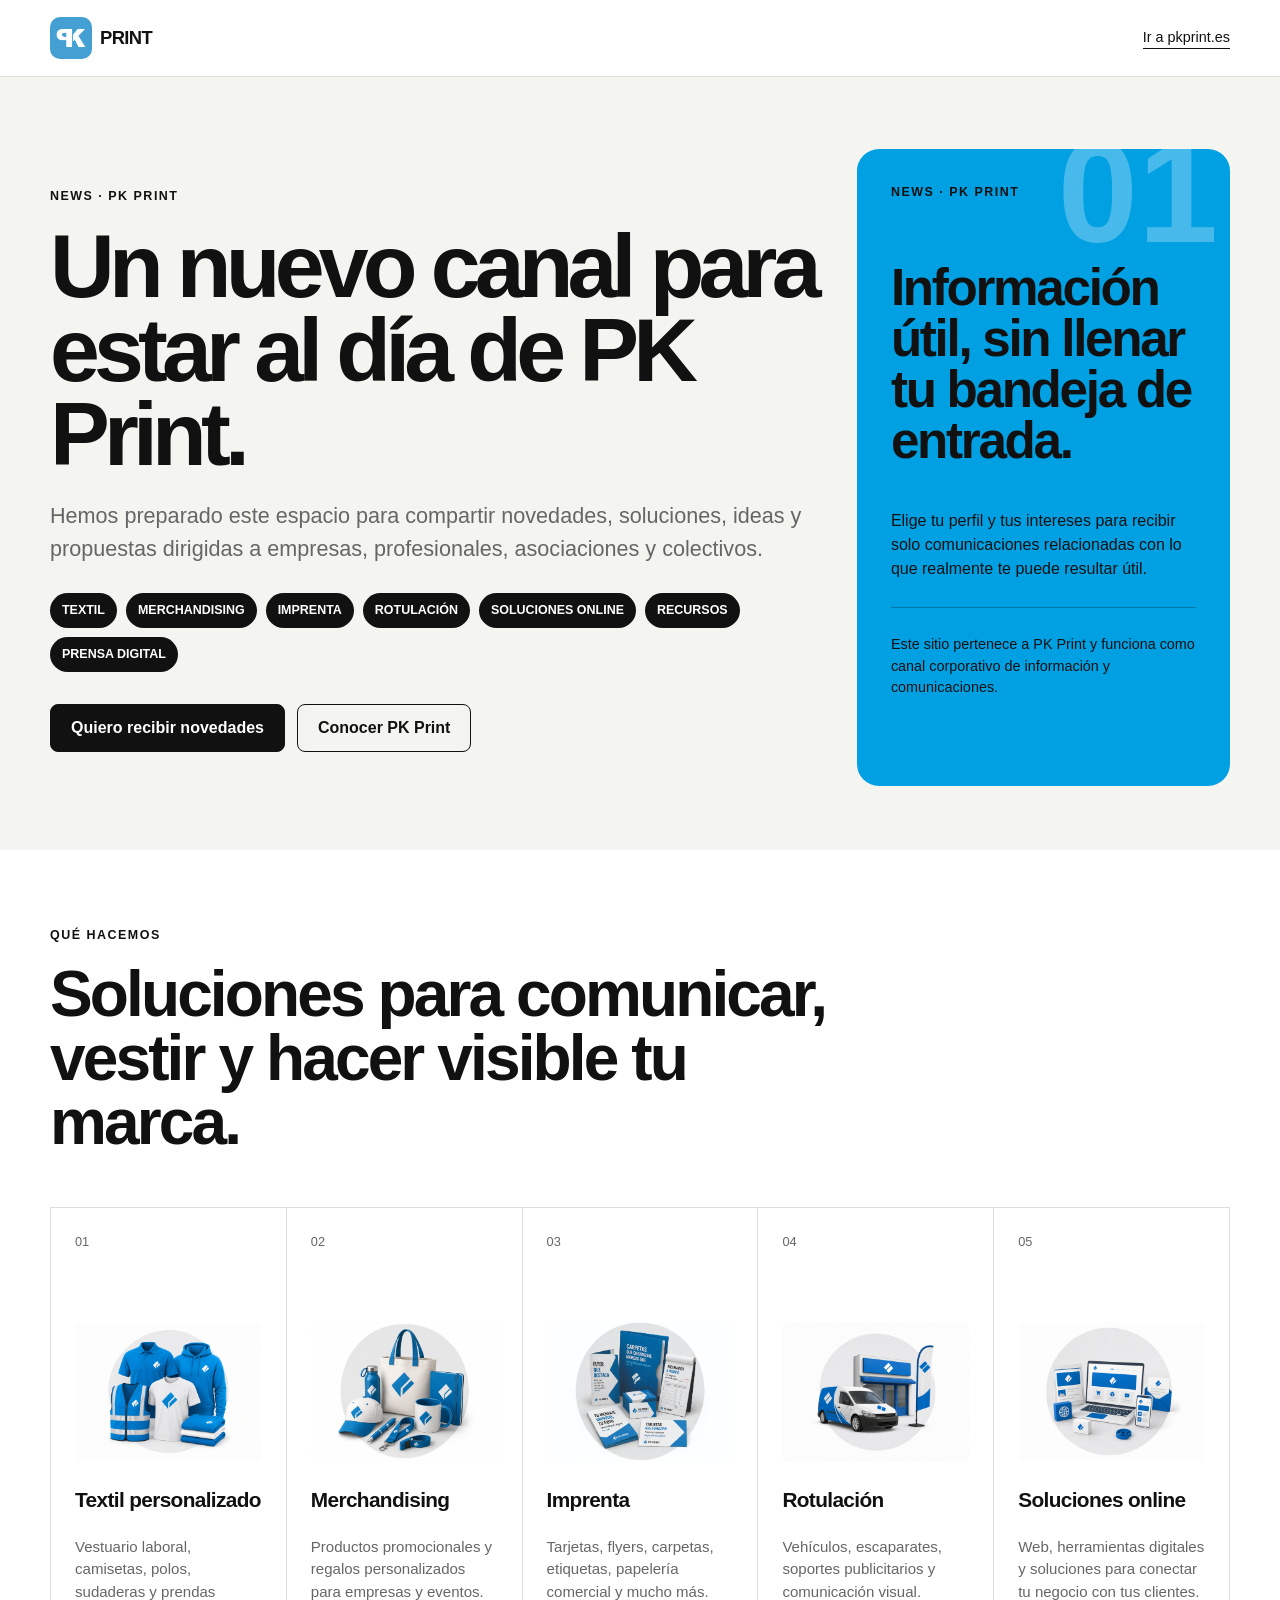
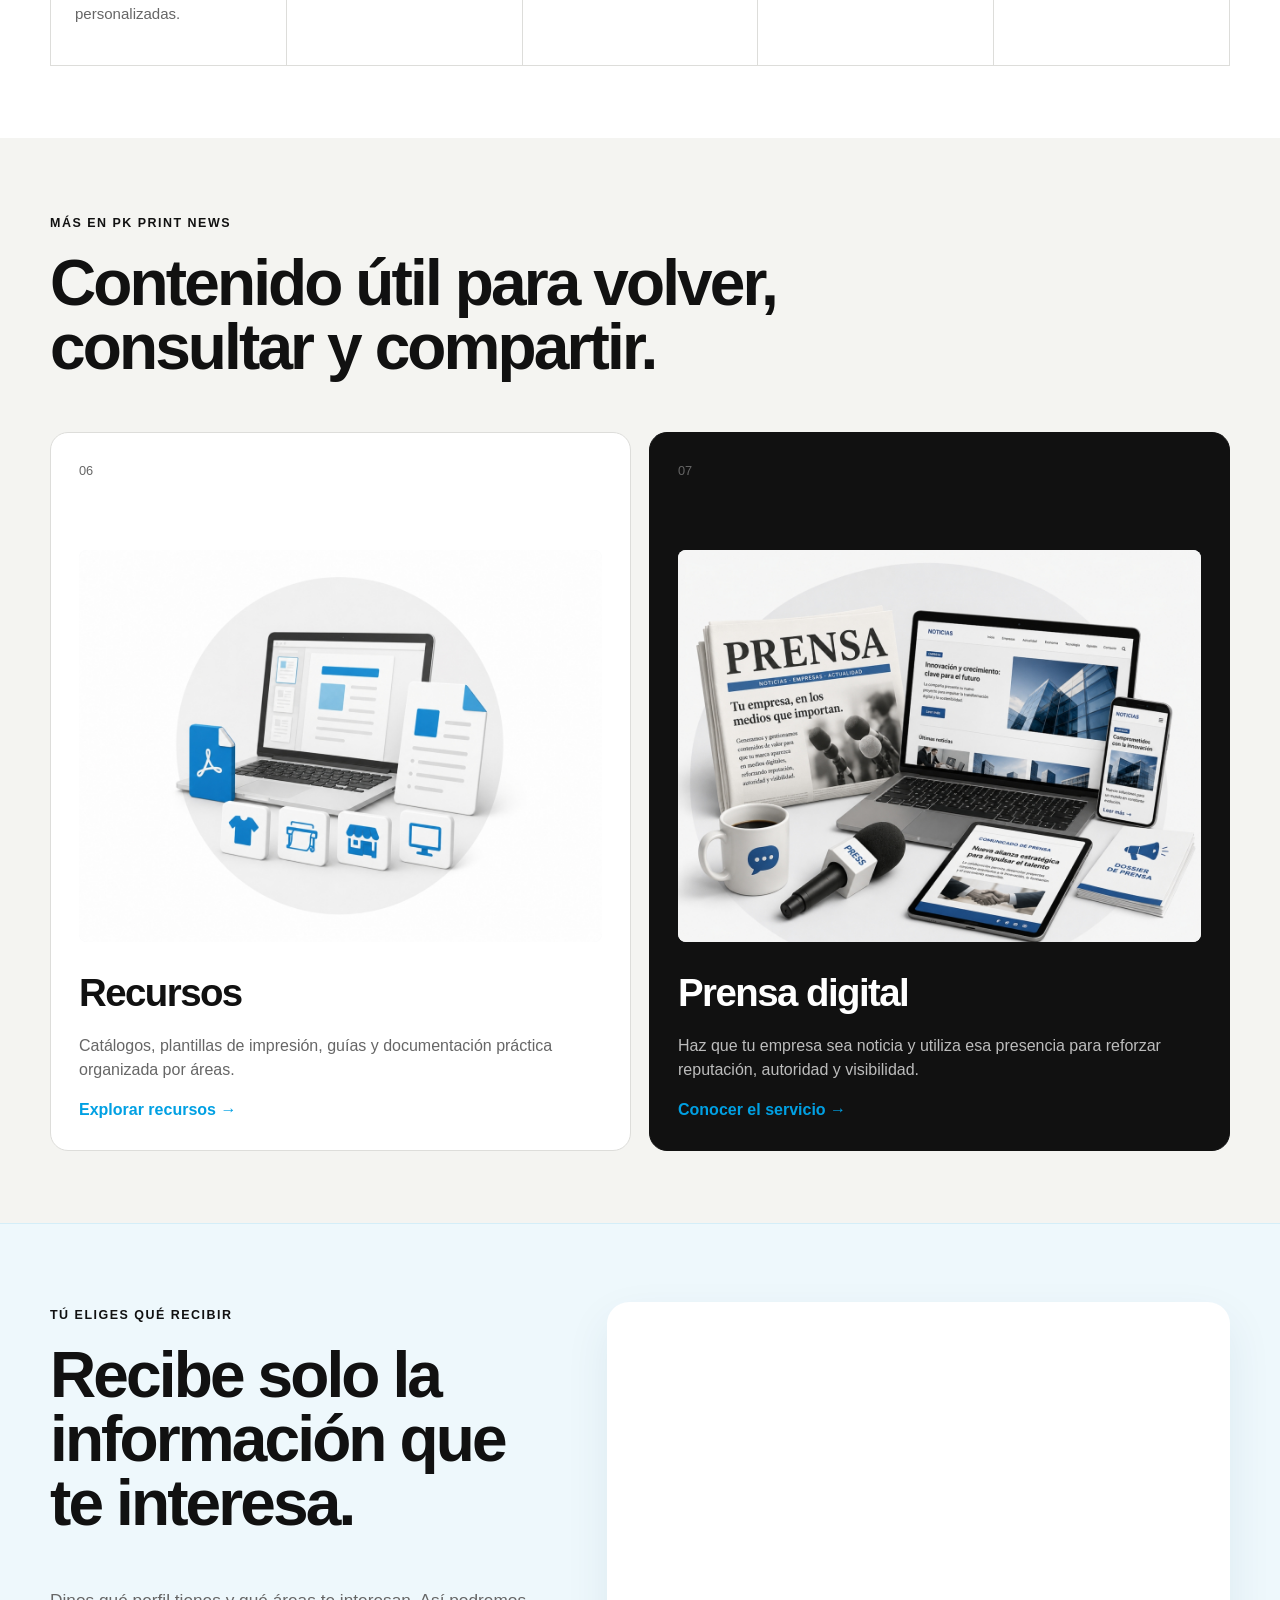
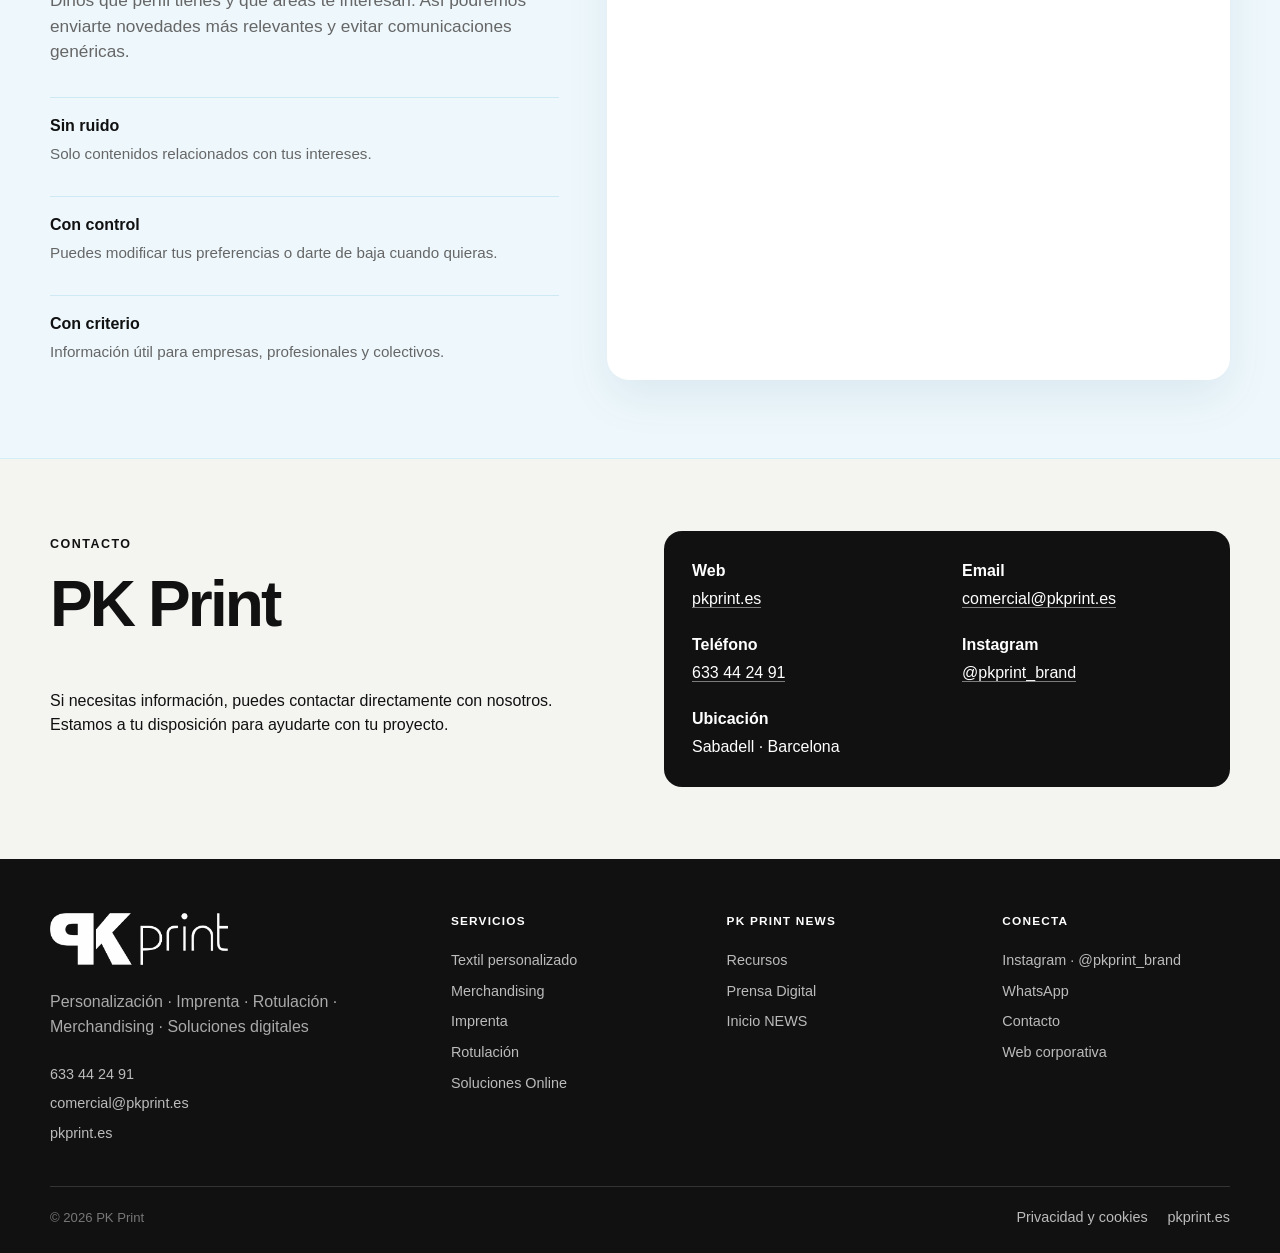
<file: index.html>
<!DOCTYPE html>
<html lang="es">
<head>
  <meta charset="UTF-8" />
  <meta name="viewport" content="width=device-width, initial-scale=1.0" />
  <meta name="description" content="Canal de novedades y comunicaciones de PK Print. Personalización textil, merchandising, imprenta, rotulación y soluciones online para empresas y profesionales." />
  <meta name="robots" content="index,follow" />
  <title>PK Print · Novedades y comunicaciones</title>
  <link rel="icon" type="image/png" href="img/favicon-news.png">
  <link rel="stylesheet" href="styles.css" />
</head>

<body>
  <header class="site-header">
    <div class="container header-inner">
      <a class="brand" data-site-website href="https://pkprint.es" aria-label="PK Print">
  <img
    src="img/logo-pk-home.jpg"
    alt="PK"
    class="brand-mark-img"
  >
  <span class="brand-name">PRINT</span>
</a>

      <a class="header-link" data-site-website href="https://pkprint.es">Ir a pkprint.es</a>
    </div>
  </header>

  <main>
    <section class="hero">
      <div class="container hero-grid">
        <div class="hero-copy">
          <span class="eyebrow">NEWS · PK PRINT</span>

          <h1>Un nuevo canal para estar al día de PK Print.</h1>

          <p class="hero-lead">
            Hemos preparado este espacio para compartir novedades, soluciones,
            ideas y propuestas dirigidas a empresas, profesionales, asociaciones
            y colectivos.
          </p>

          <div class="chips" aria-label="Secciones de PK Print News">
  <a href="textil/">Textil</a>
  <a href="merchandising/">Merchandising</a>
  <a href="imprenta/">Imprenta</a>
  <a href="rotulacion/">Rotulación</a>
  <a href="soluciones-online/">Soluciones online</a>
  <a href="recursos/">Recursos</a>
  <a href="prensa-digital/">Prensa digital</a>
</div>

          <div class="hero-actions">
            <a class="btn btn-primary" href="#suscripcion">Quiero recibir novedades</a>
            <a class="btn btn-secondary" data-site-website href="https://pkprint.es">Conocer PK Print</a>
          </div>
        </div>

        <aside class="hero-card" aria-label="Canal de novedades">
          <div class="card-number">01</div>
          <p class="card-kicker">NEWS · PK PRINT</p>
          <h2>Información útil, sin llenar tu bandeja de entrada.</h2>
          <p>
            Elige tu perfil y tus intereses para recibir solo comunicaciones
            relacionadas con lo que realmente te puede resultar útil.
          </p>

          <div class="card-line"></div>

          <p class="small">
            Este sitio pertenece a PK Print y funciona como canal corporativo
            de información y comunicaciones.
          </p>
        </aside>
      </div>
    </section>

    <section class="services">
      <div class="container">
        <div class="section-heading">
          <span class="eyebrow">QUÉ HACEMOS</span>
          <h2>Soluciones para comunicar, vestir y hacer visible tu marca.</h2>
        </div>

        <div class="service-grid">

  <a class="service-card" href="textil/" aria-label="Ir a Textil personalizado">
    <span class="service-index">01</span>
    <img class="service-image" src="img/textil.jpg" alt="Textil personalizado y ropa laboral">
    <h3>Textil personalizado</h3>
    <p>Vestuario laboral, camisetas, polos, sudaderas y prendas personalizadas.</p>
  </a>

  <a class="service-card" href="merchandising/" aria-label="Ir a Merchandising">
    <span class="service-index">02</span>
    <img class="service-image" src="img/merchandising.jpg" alt="Merchandising y productos promocionales">
    <h3>Merchandising</h3>
    <p>Productos promocionales y regalos personalizados para empresas y eventos.</p>
  </a>

  <a class="service-card" href="imprenta/" aria-label="Ir a Imprenta">
    <span class="service-index">03</span>
    <img class="service-image" src="img/imprenta.jpg" alt="Imprenta y papelería comercial">
    <h3>Imprenta</h3>
    <p>Tarjetas, flyers, carpetas, etiquetas, papelería comercial y mucho más.</p>
  </a>

  <a class="service-card" href="rotulacion/" aria-label="Ir a Rotulación">
    <span class="service-index">04</span>
    <img class="service-image" src="img/rotulacion.jpg" alt="Rotulación de vehículos, escaparates y soportes">
    <h3>Rotulación</h3>
    <p>Vehículos, escaparates, soportes publicitarios y comunicación visual.</p>
  </a>

  <a class="service-card" href="soluciones-online/" aria-label="Ir a Soluciones online">
    <span class="service-index">05</span>
    <img class="service-image" src="img/online.jpg" alt="Soluciones online para empresas">
    <h3>Soluciones online</h3>
    <p>Web, herramientas digitales y soluciones para conectar tu negocio con tus clientes.</p>
  </a>

</div>
      </section>


    <section class="news-extra">
  <div class="container">

    <div class="section-heading">
      <span class="eyebrow">MÁS EN PK PRINT NEWS</span>
      <h2>Contenido útil para volver, consultar y compartir.</h2>
    </div>

    <div class="news-extra-grid">

      <a class="news-extra-card" href="recursos/" aria-label="Ir a Recursos">
        <span class="service-index">06</span>
        <img class="service-image" src="img/recursos-categoria.jpg" alt="Recursos, catálogos, plantillas y guías">
        <div>
          <h3>Recursos</h3>
          <p>Catálogos, plantillas de impresión, guías y documentación práctica organizada por áreas.</p>
          <strong>Explorar recursos →</strong>
        </div>
      </a>

      <a class="news-extra-card featured" href="prensa-digital/" aria-label="Ir a Prensa digital">
        <span class="service-index">07</span>
        <img class="service-image" src="img/prensa-digital.jpg" alt="Servicio de prensa digital para empresas">
        <div>
          <h3>Prensa digital</h3>
          <p>Haz que tu empresa sea noticia y utiliza esa presencia para reforzar reputación, autoridad y visibilidad.</p>
          <strong>Conocer el servicio →</strong>
        </div>
      </a>

    </div>
  </div>
</section>

    <section class="subscribe" id="suscripcion">
      <div class="container subscribe-grid">
        <div class="subscribe-copy">
          <span class="eyebrow">TÚ ELIGES QUÉ RECIBIR</span>
          <h2>Recibe solo la información que te interesa.</h2>
          <p class="subscribe-lead">
            Dinos qué perfil tienes y qué áreas te interesan. Así podremos
            enviarte novedades más relevantes y evitar comunicaciones genéricas.
          </p>

          <div class="subscribe-points">
            <div>
              <strong>Sin ruido</strong>
              <span>Solo contenidos relacionados con tus intereses.</span>
            </div>
            <div>
              <strong>Con control</strong>
              <span>Puedes modificar tus preferencias o darte de baja cuando quieras.</span>
            </div>
            <div>
              <strong>Con criterio</strong>
              <span>Información útil para empresas, profesionales y colectivos.</span>
            </div>
          </div>
        </div>

        <div class="form-card">
          <div class="mailrelay-embed">
            <iframe
              data-skip-lazy=""
              src="https://news19.ipzmarketing.com/f/oh8TmNfA0Ok"
              frameborder="0"
              scrolling="no"
              width="100%"
              class="ipz-iframe"
              title="Formulario de suscripción a PK Print News"
            ></iframe>
            <script
              data-cfasync="false"
              type="text/javascript"
              src="https://assets.ipzmarketing.com/assets/signup_form/iframe_v1.js"
            ></script>
          </div>

          <noscript>
            <p class="form-note">
              <a href="https://news19.ipzmarketing.com/f/oh8TmNfA0Ok">
                Abrir el formulario de suscripción
              </a>
            </p>
          </noscript>

          <div id="form-status" class="form-status" role="status" aria-live="polite"></div>
        </div>
      </div>
    </section>

    <section class="contact" id="contacto">
  <div class="container contact-grid">

    <div>
      <span class="eyebrow">CONTACTO</span>
      <h2>PK Print</h2>
      <p>
        Si necesitas información, puedes contactar directamente con nosotros.
        Estamos a tu disposición para ayudarte con tu proyecto.
      </p>
    </div>

    <div class="contact-card">

      <div class="contact-item">
        <strong>Web</strong>
        <a data-site-website href="https://pkprint.es">pkprint.es</a>
      </div>

      <div class="contact-item">
        <strong>Email</strong>
        <a id="contact-email" data-site-email href="mailto:comercial@pkprint.es">comercial@pkprint.es</a>
      </div>

      <div class="contact-item">
        <strong>Teléfono</strong>
        <a href="tel:+34633442491">633 44 24 91</a>
      </div>

      <div class="contact-item">
        <strong>Instagram</strong>
        <a href="https://www.instagram.com/pkprint_brand" target="_blank" rel="noopener">@pkprint_brand</a>
      </div>

      <div class="contact-item">
        <strong>Ubicación</strong>
        <span data-site-location>Sabadell · Barcelona</span>
      </div>

    </div>

  </div>
</section>
  </main>

  <footer class="site-footer">

  <div class="container footer-grid">

    <div class="footer-brand">
      <a data-site-website href="https://pkprint.es" class="footer-logo-link" aria-label="PK Print">
        <img
          src="img/logo-pkprint-blanco.png"
          alt="PK Print"
          class="footer-logo-img"
        >
      </a>

      <p>
        Personalización · Imprenta · Rotulación · Merchandising · Soluciones digitales
      </p>

      <div class="footer-contact">
        <a href="tel:+34633442491">633 44 24 91</a>
        <a data-site-email href="mailto:comercial@pkprint.es">comercial@pkprint.es</a>
        <a data-site-website href="https://pkprint.es">pkprint.es</a>
      </div>
    </div>

    <div class="footer-column">
      <span class="footer-title">SERVICIOS</span>
      <a href="textil/">Textil personalizado</a>
      <a href="merchandising/">Merchandising</a>
      <a href="imprenta/">Imprenta</a>
      <a href="rotulacion/">Rotulación</a>
      <a href="soluciones-online/">Soluciones Online</a>
    </div>

    <div class="footer-column">
      <span class="footer-title">PK PRINT NEWS</span>
      <a href="recursos/">Recursos</a>
      <a href="prensa-digital/">Prensa Digital</a>
      <a href="./">Inicio NEWS</a>
    </div>

    <div class="footer-column">
      <span class="footer-title">CONECTA</span>
      <a href="https://www.instagram.com/pkprint_brand" target="_blank" rel="noopener">Instagram · @pkprint_brand</a>
      <a href="https://wa.me/34633442491?text=Hola%20PK%20Print%2C%20quiero%20informaci%C3%B3n" target="_blank" rel="noopener">WhatsApp</a>
      <a href="#contacto">Contacto</a>
      <a data-site-website href="https://pkprint.es">Web corporativa</a>
    </div>

  </div>

  <div class="container footer-bottom">
    <span>© <span id="year"></span> PK Print</span>

    <div class="footer-legal">
      <a href="https://pkprint.es/privacy-cookie-policy/">Privacidad y cookies</a>
      <a data-site-website href="https://pkprint.es">pkprint.es</a>
    </div>
  </div>

</footer>

  <script src="site-config.js"></script>
  <script src="script.js"></script>
</body>
</html>
</file>
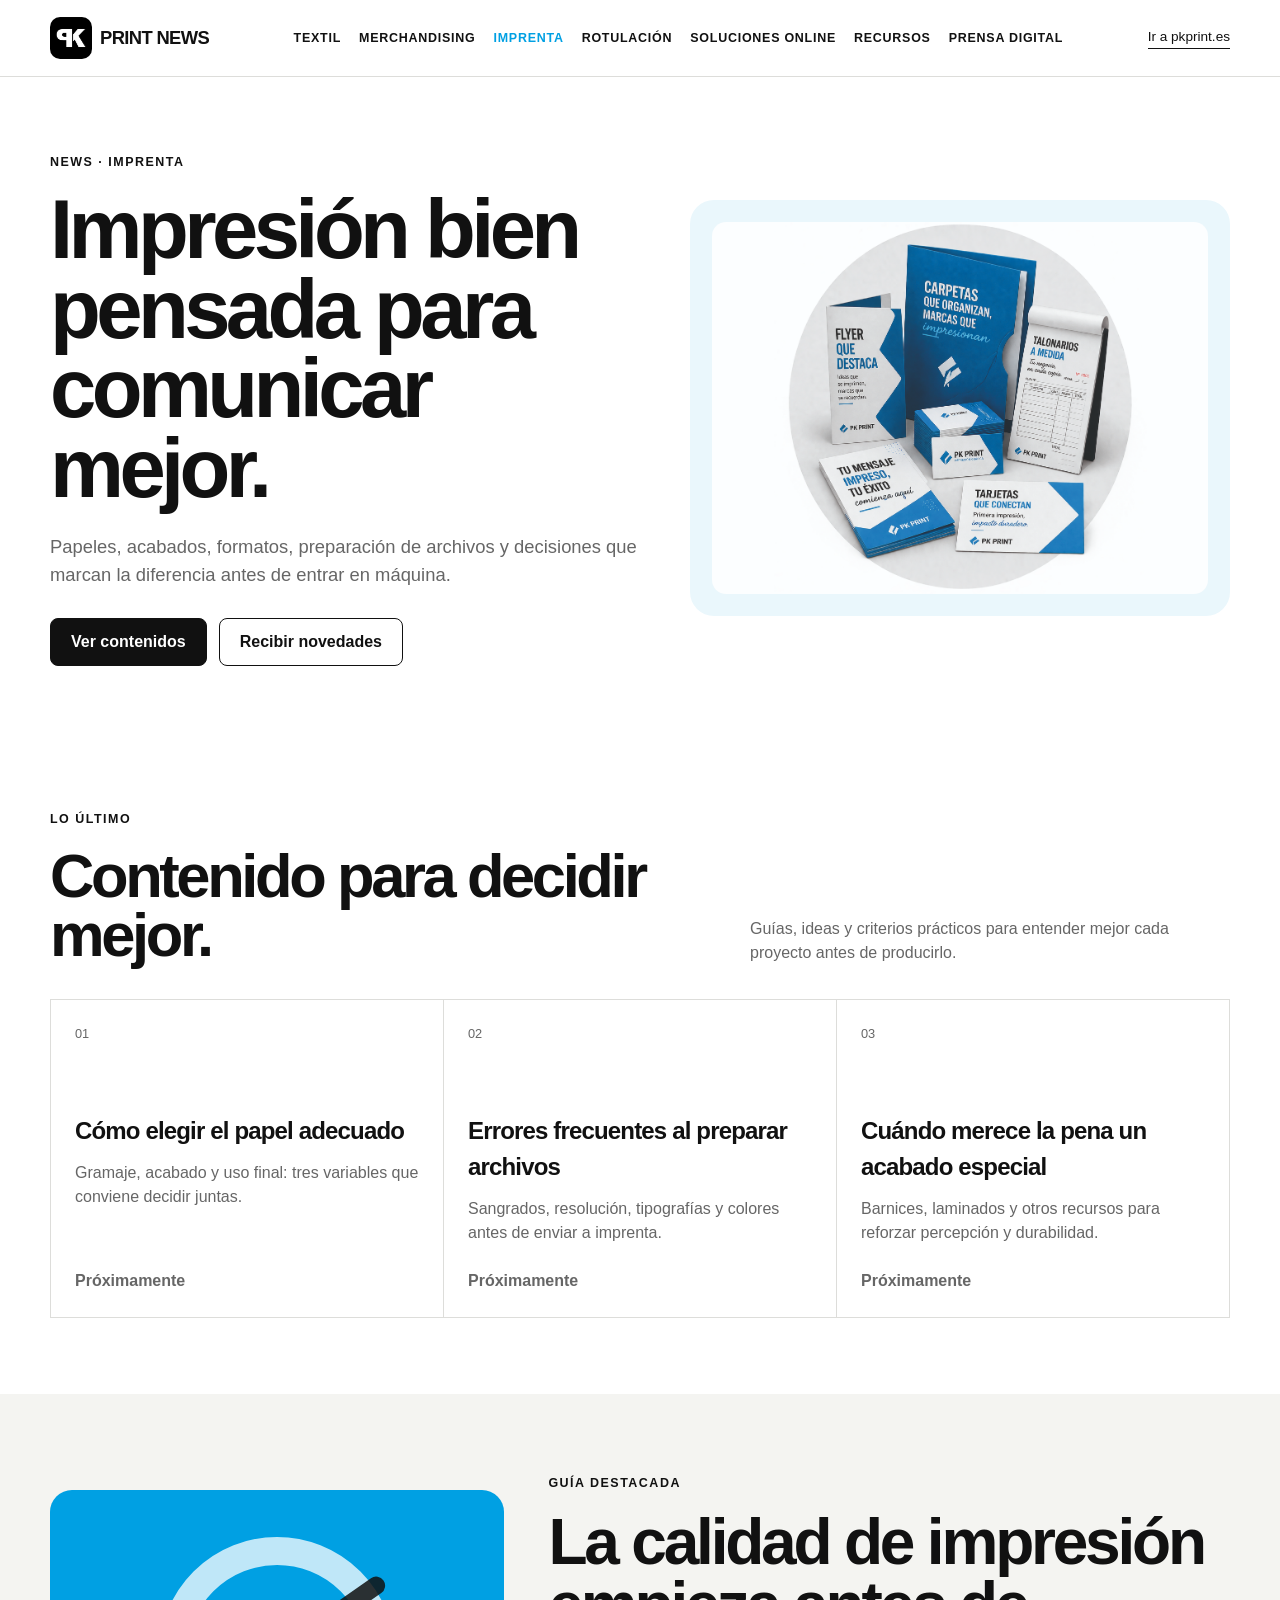
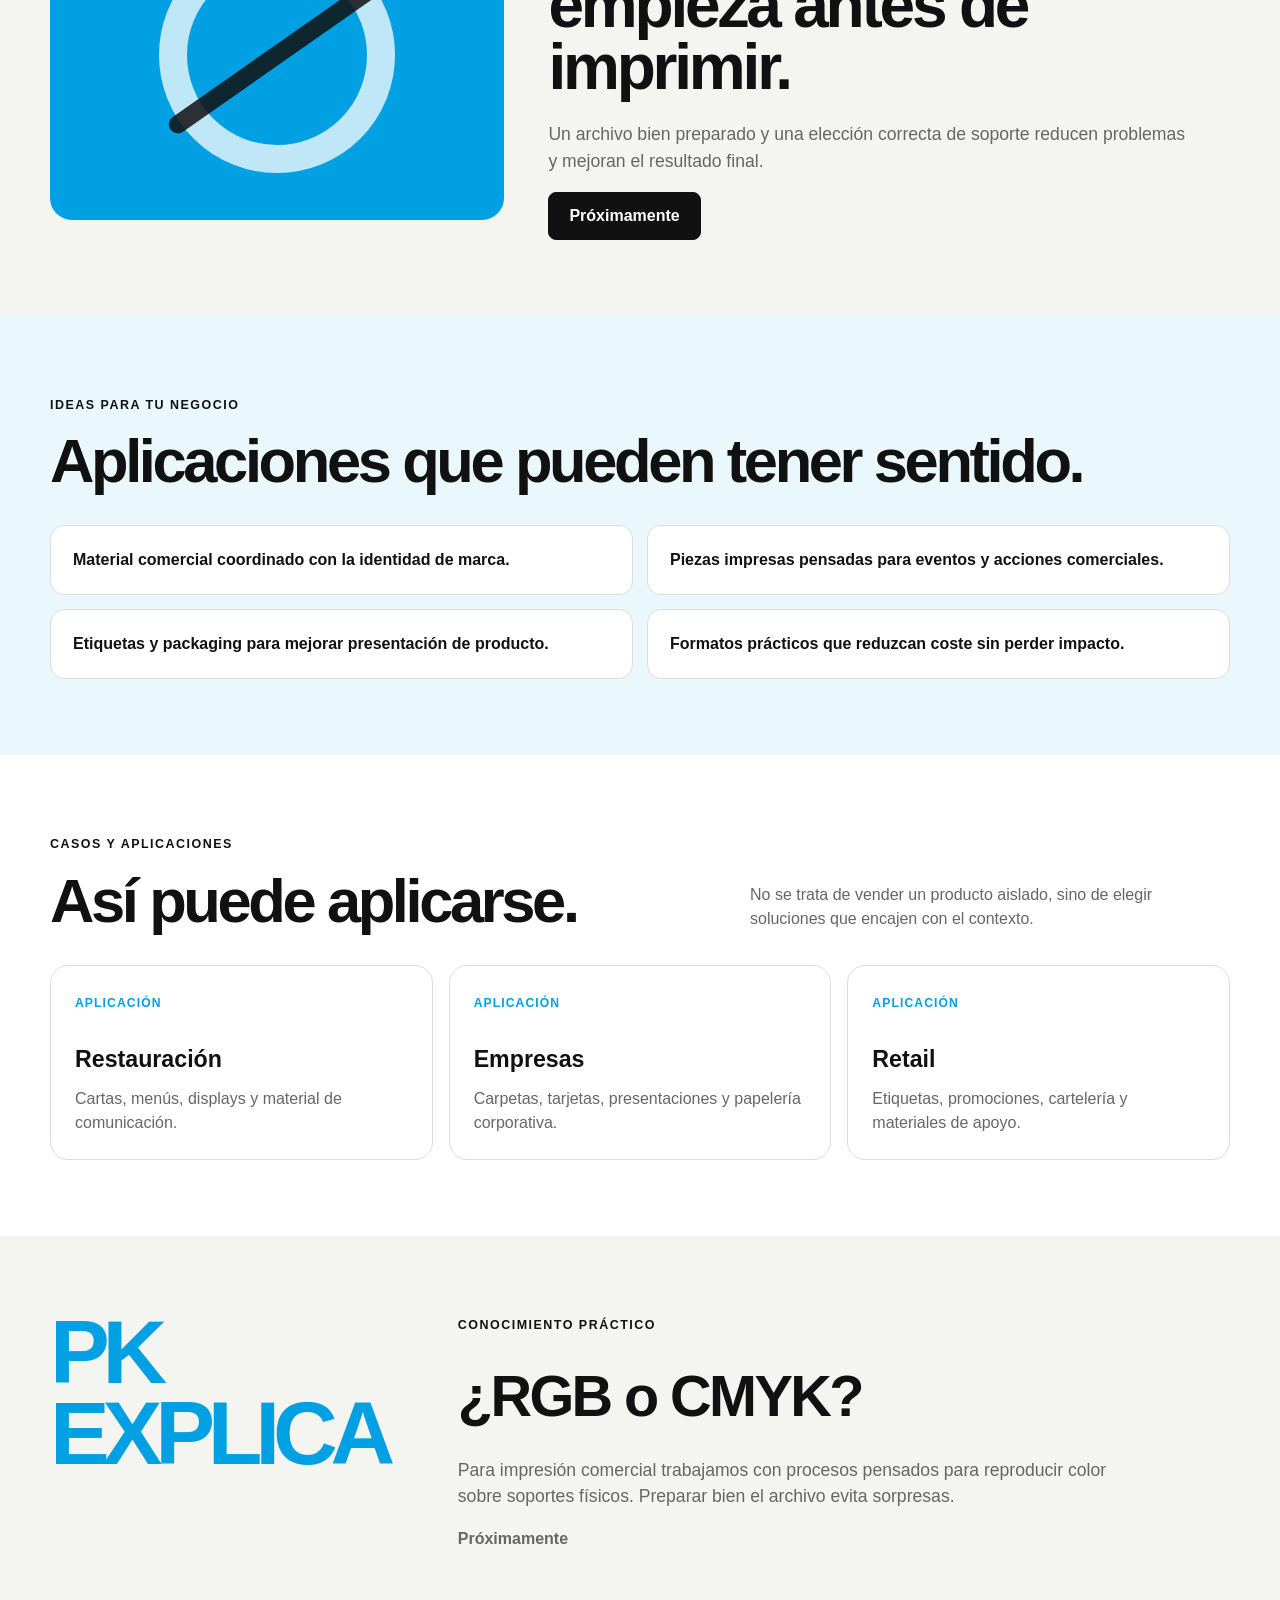
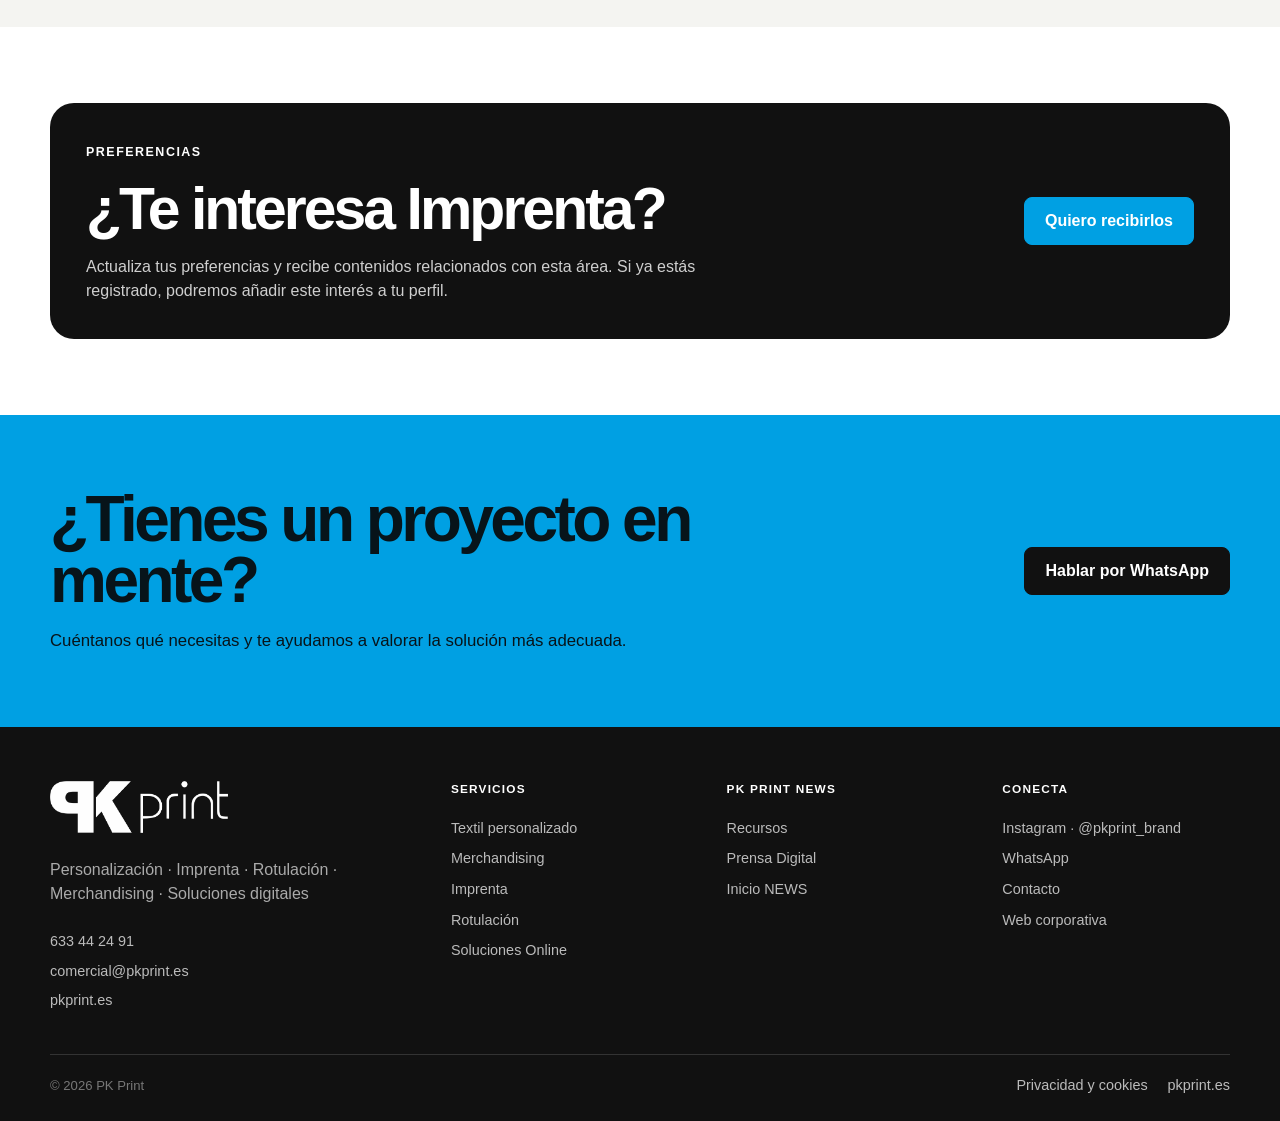
<file: imprenta/index.html>
<!DOCTYPE html>
<html lang="es">
<head>
  <meta charset="UTF-8">
  <meta name="viewport" content="width=device-width, initial-scale=1.0">
  <meta name="description" content="Papeles, acabados, formatos, preparación de archivos y decisiones que marcan la diferencia antes de entrar en máquina.">
  <title>PK Print NEWS · Imprenta</title>
  <link rel="icon" type="image/png" href="../img/favicon-news.png?v=2">
  <link rel="stylesheet" href="../section.css">
</head>
<body>
  <header class="news-header">
    <div class="container header-row">
      <a class="brand brand-news" href="../" aria-label="PK Print News">
        <img
          src="../img/logo-pk-news.jpg"
          alt="PK"
          class="brand-mark-img"
        >
        <span class="brand-name">PRINT NEWS</span>
      </a>
      <nav class="news-nav" id="news-navigation" aria-label="Secciones NEWS">
        <a href="../textil/" class="">Textil</a>
        <a href="../merchandising/" class="">Merchandising</a>
        <a href="../imprenta/" class="active">Imprenta</a>
        <a href="../rotulacion/" class="">Rotulación</a>
        <a href="../soluciones-online/" class="">Soluciones Online</a>
        <a href="../recursos/" class="">Recursos</a>
        <a href="../prensa-digital/" class="">Prensa Digital</a>
      </nav>
      <button class="news-menu-toggle" type="button" aria-expanded="false" aria-controls="news-navigation">Menú</button>
      <a class="corporate-link" data-site-website href="https://pkprint.es">Ir a pkprint.es</a>
    </div>
  </header>

  <main>
    <section class="section-hero">
      <div class="container section-hero-grid">
        <div>
          <span class="eyebrow">NEWS · IMPRENTA</span>
          <h1>Impresión bien pensada para comunicar mejor.</h1>
          <p>Papeles, acabados, formatos, preparación de archivos y decisiones que marcan la diferencia antes de entrar en máquina.</p>
          <div class="hero-actions">
            <a class="btn btn-dark" href="#ultimo">Ver contenidos</a>
            <a class="btn btn-outline" href="../?interest=Imprenta#suscripcion">Recibir novedades</a>
          </div>
        </div>
        <div class="hero-image-wrap">
          <img class="hero-image" src="../img/imprenta.jpg" alt="Imprenta">
        </div>
      </div>
    </section>

    <section class="section-block white" id="ultimo">
      <div class="container">
        <div class="section-heading">
          <div>
            <span class="eyebrow">LO ÚLTIMO</span>
            <h2 class="section-title">Contenido para decidir mejor.</h2>
          </div>
          <p class="section-kicker">Guías, ideas y criterios prácticos para entender mejor cada proyecto antes de producirlo.</p>
        </div>
        <div class="latest-grid">
          <article class="article-card">
          <span class="article-index">01</span>
          <h3>Cómo elegir el papel adecuado</h3>
          <p>Gramaje, acabado y uso final: tres variables que conviene decidir juntas.</p>
          <span class="article-link is-placeholder">Próximamente</span>
        </article>
<article class="article-card">
          <span class="article-index">02</span>
          <h3>Errores frecuentes al preparar archivos</h3>
          <p>Sangrados, resolución, tipografías y colores antes de enviar a imprenta.</p>
          <span class="article-link is-placeholder">Próximamente</span>
        </article>
<article class="article-card">
          <span class="article-index">03</span>
          <h3>Cuándo merece la pena un acabado especial</h3>
          <p>Barnices, laminados y otros recursos para reforzar percepción y durabilidad.</p>
          <span class="article-link is-placeholder">Próximamente</span>
        </article>
        </div>
      </div>
    </section>

    <section class="section-block">
      <div class="container feature">
        <div class="feature-mark" aria-hidden="true"></div>
        <div class="feature-copy">
          <span class="eyebrow">GUÍA DESTACADA</span>
          <h2>La calidad de impresión empieza antes de imprimir.</h2>
          <p>Un archivo bien preparado y una elección correcta de soporte reducen problemas y mejoran el resultado final.</p>
          <span class="btn btn-dark is-placeholder">Próximamente</span>
        </div>
      </div>
    </section>

    <section class="section-block soft">
      <div class="container">
        <div class="section-heading">
          <div>
            <span class="eyebrow">IDEAS PARA TU NEGOCIO</span>
            <h2 class="section-title">Aplicaciones que pueden tener sentido.</h2>
          </div>
        </div>
        <div class="idea-grid">
          <div class="idea-card">Material comercial coordinado con la identidad de marca.</div>
<div class="idea-card">Piezas impresas pensadas para eventos y acciones comerciales.</div>
<div class="idea-card">Etiquetas y packaging para mejorar presentación de producto.</div>
<div class="idea-card">Formatos prácticos que reduzcan coste sin perder impacto.</div>
        </div>
      </div>
    </section>

    <section class="section-block white">
      <div class="container">
        <div class="section-heading">
          <div>
            <span class="eyebrow">CASOS Y APLICACIONES</span>
            <h2 class="section-title">Así puede aplicarse.</h2>
          </div>
          <p class="section-kicker">No se trata de vender un producto aislado, sino de elegir soluciones que encajen con el contexto.</p>
        </div>
        <div class="case-grid">
          <article class="case-card">
          <span>Aplicación</span>
          <h3>Restauración</h3>
          <p>Cartas, menús, displays y material de comunicación.</p>
        </article>
<article class="case-card">
          <span>Aplicación</span>
          <h3>Empresas</h3>
          <p>Carpetas, tarjetas, presentaciones y papelería corporativa.</p>
        </article>
<article class="case-card">
          <span>Aplicación</span>
          <h3>Retail</h3>
          <p>Etiquetas, promociones, cartelería y materiales de apoyo.</p>
        </article>
        </div>
      </div>
    </section>

    <section class="section-block">
      <div class="container explain">
        <div class="explain-badge">PK<br>EXPLICA</div>
        <div class="explain-copy">
          <span class="eyebrow">CONOCIMIENTO PRÁCTICO</span>
          <h2>¿RGB o CMYK?</h2>
          <p>Para impresión comercial trabajamos con procesos pensados para reproducir color sobre soportes físicos. Preparar bien el archivo evita sorpresas.</p>
          <span class="article-link is-placeholder">Próximamente</span>
        </div>
      </div>
    </section>

    <section class="section-block white">
      <div class="container">
        <div class="preference-card">
          <div>
            <span class="eyebrow">PREFERENCIAS</span>
            <h2>¿Te interesa Imprenta?</h2>
            <p>Actualiza tus preferencias y recibe contenidos relacionados con esta área. Si ya estás registrado, podremos añadir este interés a tu perfil.</p>
          </div>
          <div class="preference-actions">
            <a class="btn btn-blue" href="../?interest=Imprenta#suscripcion">Quiero recibirlos</a>
          </div>
        </div>
      </div>
    </section>

    <section class="cta">
      <div class="container cta-grid">
        <div>
          <h2>¿Tienes un proyecto en mente?</h2>
          <p>Cuéntanos qué necesitas y te ayudamos a valorar la solución más adecuada.</p>
        </div>
        <div class="cta-actions">
          <a class="btn btn-dark" href="https://wa.me/34633442491?text=Hola%20PK%20Print%2C%20quiero%20m%C3%A1s%20informaci%C3%B3n">Hablar por WhatsApp</a>
        </div>
      </div>
    </section>
  </main>

  <footer class="site-footer">
    <div class="container footer-grid">

      <div class="footer-brand">
        <a data-site-website href="https://pkprint.es" class="footer-logo-link" aria-label="PK Print">
          <img
            src="../img/logo-pkprint-blanco.png"
            alt="PK Print"
            class="footer-logo-img"
          >
        </a>

        <p>
          Personalización · Imprenta · Rotulación · Merchandising · Soluciones digitales
        </p>

        <div class="footer-contact">
          <a href="tel:+34633442491">633 44 24 91</a>
          <a data-site-email href="mailto:comercial@pkprint.es">comercial@pkprint.es</a>
          <a data-site-website href="https://pkprint.es">pkprint.es</a>
        </div>
      </div>

      <div class="footer-column">
        <span class="footer-title">SERVICIOS</span>
        <a href="../textil/">Textil personalizado</a>
        <a href="../merchandising/">Merchandising</a>
        <a href="../imprenta/">Imprenta</a>
        <a href="../rotulacion/">Rotulación</a>
        <a href="../soluciones-online/">Soluciones Online</a>
      </div>

      <div class="footer-column">
        <span class="footer-title">PK PRINT NEWS</span>
        <a href="../recursos/">Recursos</a>
        <a href="../prensa-digital/">Prensa Digital</a>
        <a href="../">Inicio NEWS</a>
      </div>

      <div class="footer-column">
        <span class="footer-title">CONECTA</span>

        <a
          href="https://www.instagram.com/pkprint_brand"
          target="_blank"
          rel="noopener"
        >
          Instagram · @pkprint_brand
        </a>

        <a
          href="https://wa.me/34633442491?text=Hola%20PK%20Print%2C%20quiero%20informaci%C3%B3n"
          target="_blank"
          rel="noopener"
        >
          WhatsApp
        </a>

        <a href="../#contacto">Contacto</a>
        <a data-site-website href="https://pkprint.es">Web corporativa</a>
      </div>

    </div>

    <div class="container footer-bottom">
      <span>© <span id="year"></span> PK Print</span>

      <div class="footer-legal">
        <a href="https://pkprint.es/privacy-cookie-policy/">Privacidad y cookies</a>
        <a data-site-website href="https://pkprint.es">pkprint.es</a>
      </div>
    </div>
  </footer>

  <script src="../site-config.js"></script>
  <script src="../section.js"></script>
</body>
</html>
</file>
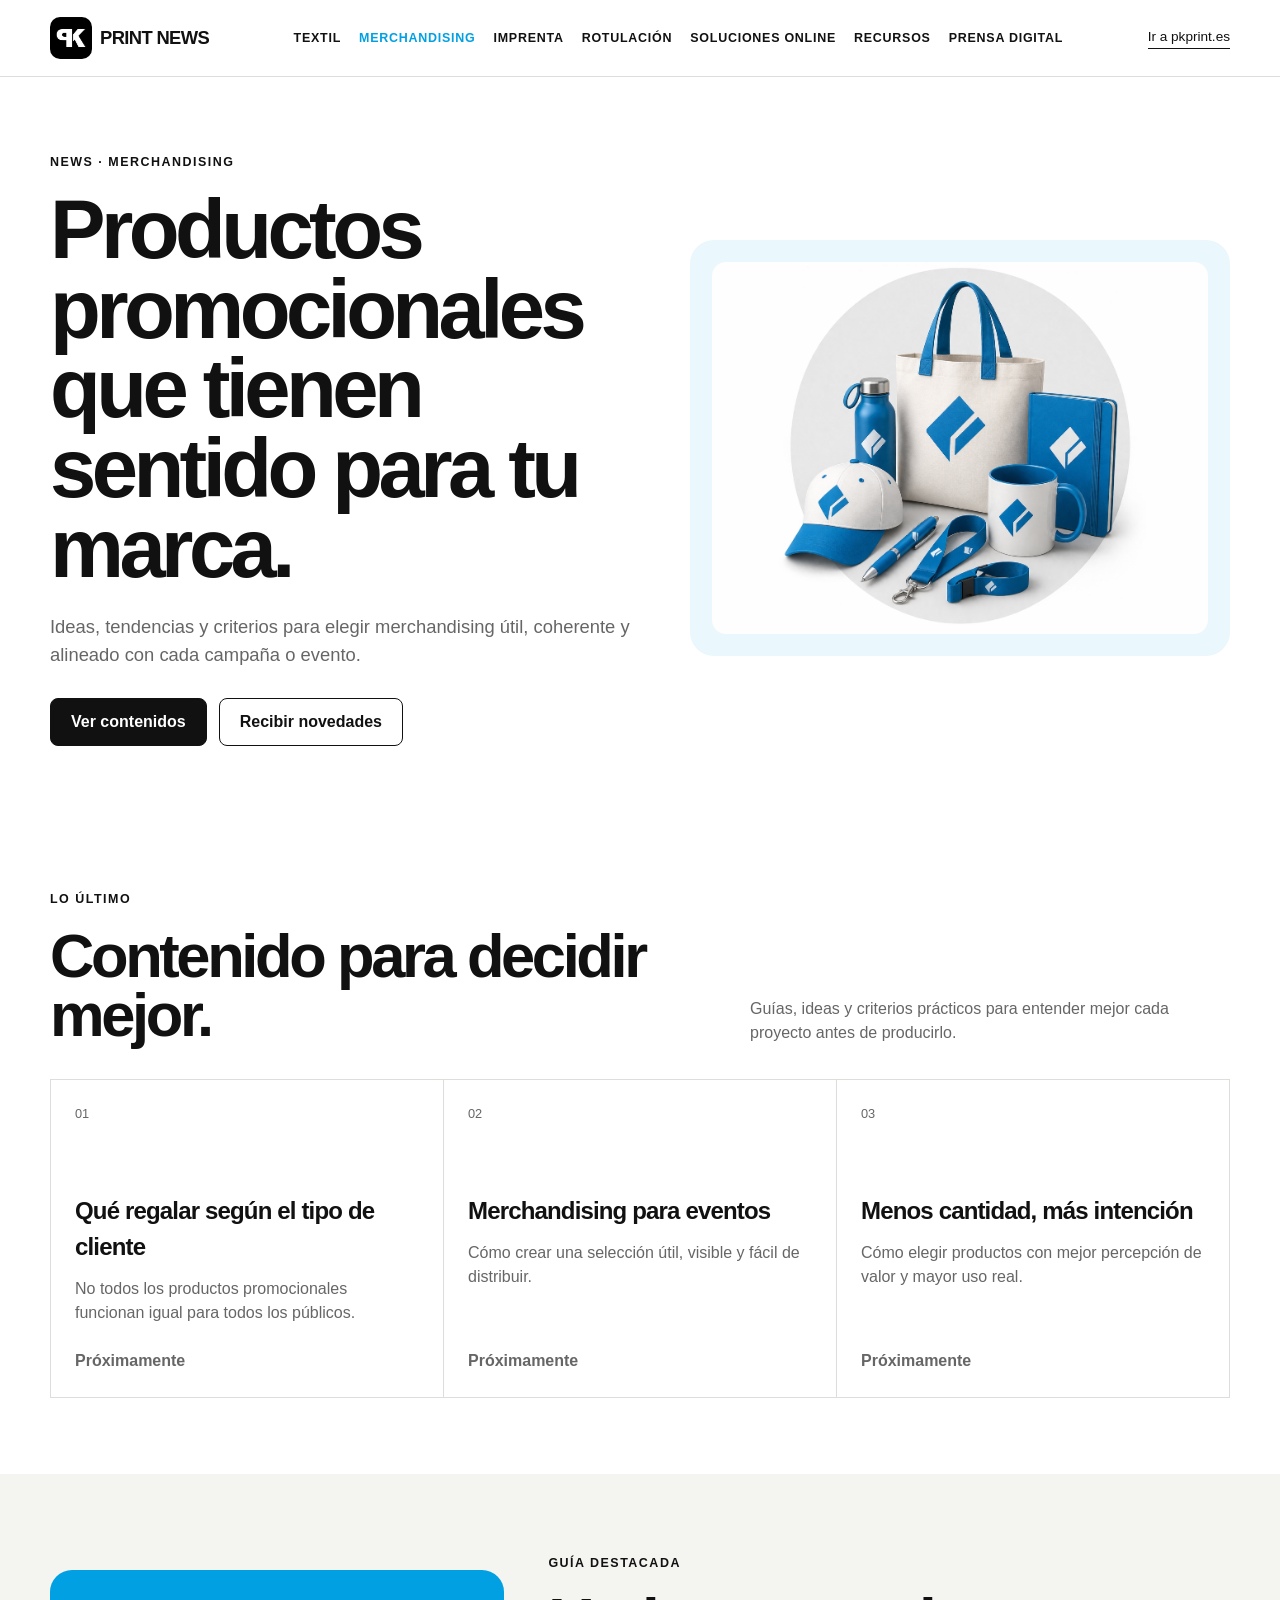
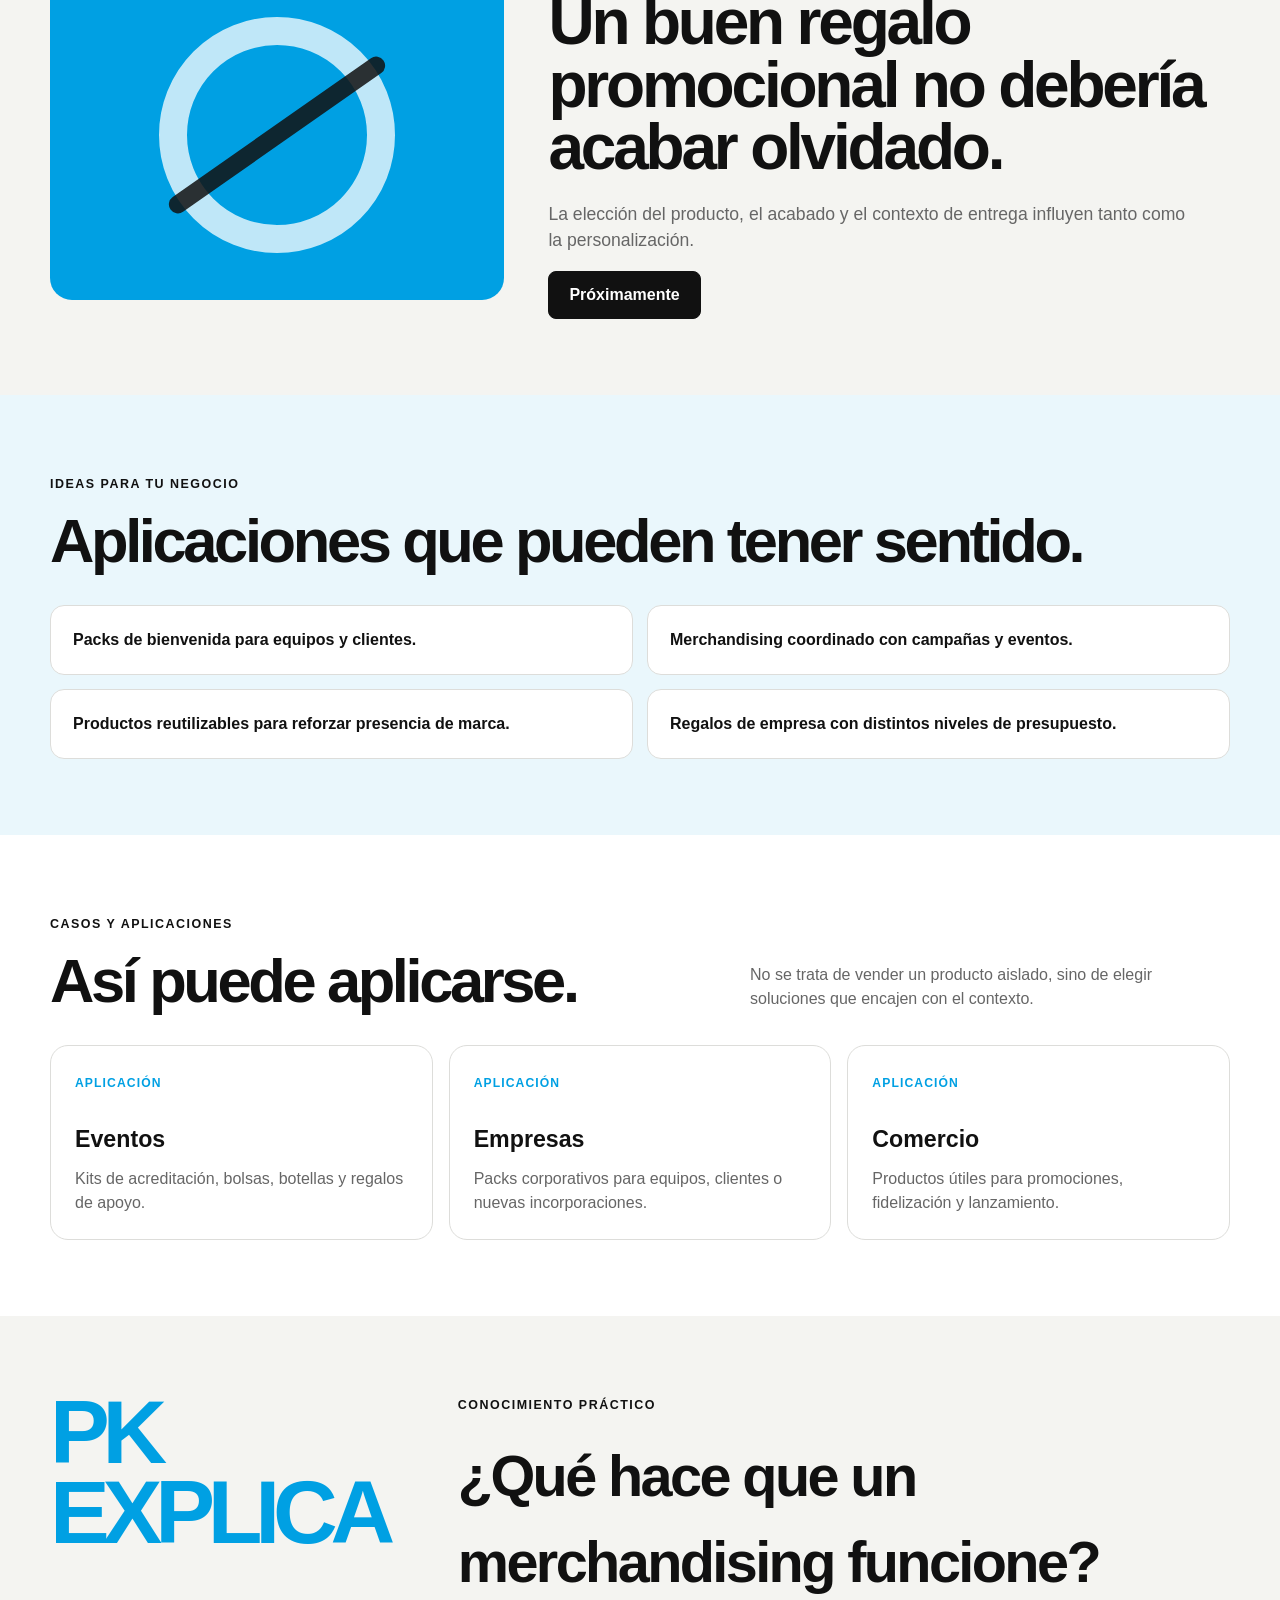
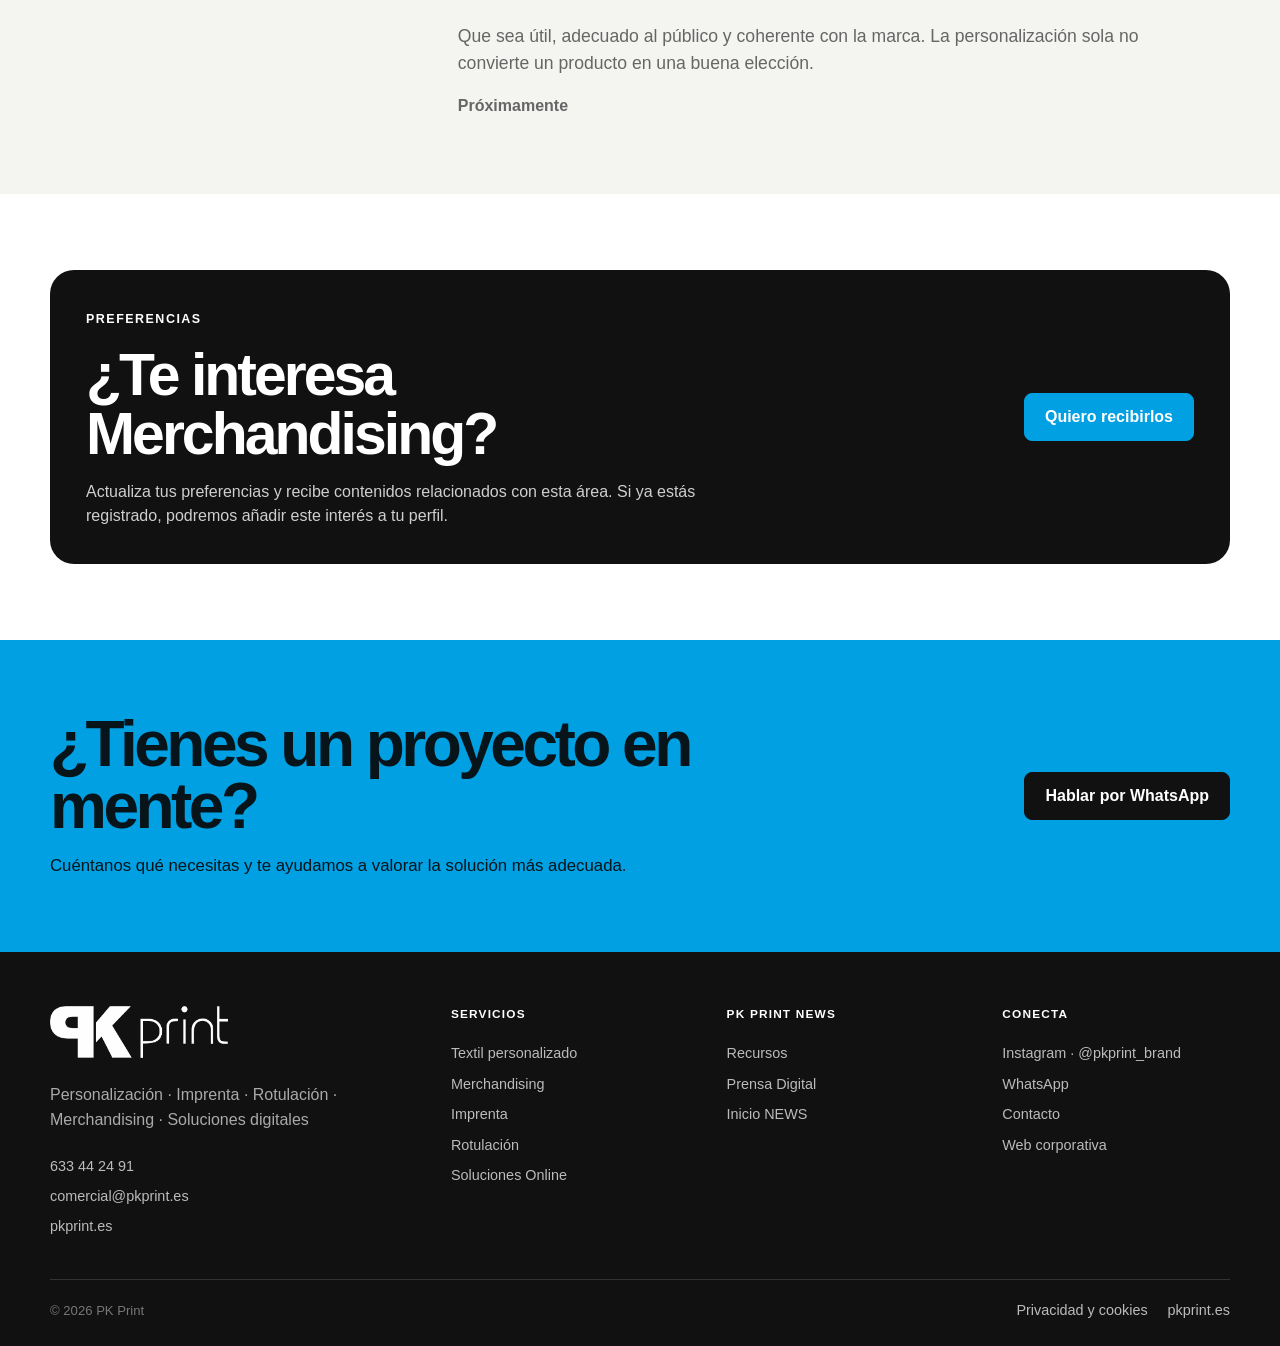
<file: merchandising/index.html>
<!DOCTYPE html>
<html lang="es">
<head>
  <meta charset="UTF-8">
  <meta name="viewport" content="width=device-width, initial-scale=1.0">
  <meta name="description" content="Ideas, tendencias y criterios para elegir merchandising útil, coherente y alineado con cada campaña o evento.">
  <title>PK Print NEWS · Merchandising</title>
  <link rel="icon" type="image/png" href="../img/favicon-news.png?v=2">
  <link rel="stylesheet" href="../section.css">
</head>
<body>
  <header class="news-header">
    <div class="container header-row">
      <a class="brand brand-news" href="../" aria-label="PK Print News">
        <img
          src="../img/logo-pk-news.jpg"
          alt="PK"
          class="brand-mark-img"
        >
        <span class="brand-name">PRINT NEWS</span>
      </a>
      <nav class="news-nav" id="news-navigation" aria-label="Secciones NEWS">
        <a href="../textil/" class="">Textil</a>
        <a href="../merchandising/" class="active">Merchandising</a>
        <a href="../imprenta/" class="">Imprenta</a>
        <a href="../rotulacion/" class="">Rotulación</a>
        <a href="../soluciones-online/" class="">Soluciones Online</a>
        <a href="../recursos/" class="">Recursos</a>
        <a href="../prensa-digital/" class="">Prensa Digital</a>
      </nav>
      <button class="news-menu-toggle" type="button" aria-expanded="false" aria-controls="news-navigation">Menú</button>
      <a class="corporate-link" data-site-website href="https://pkprint.es">Ir a pkprint.es</a>
    </div>
  </header>

  <main>
    <section class="section-hero">
      <div class="container section-hero-grid">
        <div>
          <span class="eyebrow">NEWS · MERCHANDISING</span>
          <h1>Productos promocionales que tienen sentido para tu marca.</h1>
          <p>Ideas, tendencias y criterios para elegir merchandising útil, coherente y alineado con cada campaña o evento.</p>
          <div class="hero-actions">
            <a class="btn btn-dark" href="#ultimo">Ver contenidos</a>
            <a class="btn btn-outline" href="../?interest=Merchandising#suscripcion">Recibir novedades</a>
          </div>
        </div>
        <div class="hero-image-wrap">
          <img class="hero-image" src="../img/merchandising.jpg" alt="Merchandising">
        </div>
      </div>
    </section>

    <section class="section-block white" id="ultimo">
      <div class="container">
        <div class="section-heading">
          <div>
            <span class="eyebrow">LO ÚLTIMO</span>
            <h2 class="section-title">Contenido para decidir mejor.</h2>
          </div>
          <p class="section-kicker">Guías, ideas y criterios prácticos para entender mejor cada proyecto antes de producirlo.</p>
        </div>
        <div class="latest-grid">
          <article class="article-card">
          <span class="article-index">01</span>
          <h3>Qué regalar según el tipo de cliente</h3>
          <p>No todos los productos promocionales funcionan igual para todos los públicos.</p>
          <span class="article-link is-placeholder">Próximamente</span>
        </article>
<article class="article-card">
          <span class="article-index">02</span>
          <h3>Merchandising para eventos</h3>
          <p>Cómo crear una selección útil, visible y fácil de distribuir.</p>
          <span class="article-link is-placeholder">Próximamente</span>
        </article>
<article class="article-card">
          <span class="article-index">03</span>
          <h3>Menos cantidad, más intención</h3>
          <p>Cómo elegir productos con mejor percepción de valor y mayor uso real.</p>
          <span class="article-link is-placeholder">Próximamente</span>
        </article>
        </div>
      </div>
    </section>

    <section class="section-block">
      <div class="container feature">
        <div class="feature-mark" aria-hidden="true"></div>
        <div class="feature-copy">
          <span class="eyebrow">GUÍA DESTACADA</span>
          <h2>Un buen regalo promocional no debería acabar olvidado.</h2>
          <p>La elección del producto, el acabado y el contexto de entrega influyen tanto como la personalización.</p>
          <span class="btn btn-dark is-placeholder">Próximamente</span>
        </div>
      </div>
    </section>

    <section class="section-block soft">
      <div class="container">
        <div class="section-heading">
          <div>
            <span class="eyebrow">IDEAS PARA TU NEGOCIO</span>
            <h2 class="section-title">Aplicaciones que pueden tener sentido.</h2>
          </div>
        </div>
        <div class="idea-grid">
          <div class="idea-card">Packs de bienvenida para equipos y clientes.</div>
<div class="idea-card">Merchandising coordinado con campañas y eventos.</div>
<div class="idea-card">Productos reutilizables para reforzar presencia de marca.</div>
<div class="idea-card">Regalos de empresa con distintos niveles de presupuesto.</div>
        </div>
      </div>
    </section>

    <section class="section-block white">
      <div class="container">
        <div class="section-heading">
          <div>
            <span class="eyebrow">CASOS Y APLICACIONES</span>
            <h2 class="section-title">Así puede aplicarse.</h2>
          </div>
          <p class="section-kicker">No se trata de vender un producto aislado, sino de elegir soluciones que encajen con el contexto.</p>
        </div>
        <div class="case-grid">
          <article class="case-card">
          <span>Aplicación</span>
          <h3>Eventos</h3>
          <p>Kits de acreditación, bolsas, botellas y regalos de apoyo.</p>
        </article>
<article class="case-card">
          <span>Aplicación</span>
          <h3>Empresas</h3>
          <p>Packs corporativos para equipos, clientes o nuevas incorporaciones.</p>
        </article>
<article class="case-card">
          <span>Aplicación</span>
          <h3>Comercio</h3>
          <p>Productos útiles para promociones, fidelización y lanzamiento.</p>
        </article>
        </div>
      </div>
    </section>

    <section class="section-block">
      <div class="container explain">
        <div class="explain-badge">PK<br>EXPLICA</div>
        <div class="explain-copy">
          <span class="eyebrow">CONOCIMIENTO PRÁCTICO</span>
          <h2>¿Qué hace que un merchandising funcione?</h2>
          <p>Que sea útil, adecuado al público y coherente con la marca. La personalización sola no convierte un producto en una buena elección.</p>
          <span class="article-link is-placeholder">Próximamente</span>
        </div>
      </div>
    </section>

    <section class="section-block white">
      <div class="container">
        <div class="preference-card">
          <div>
            <span class="eyebrow">PREFERENCIAS</span>
            <h2>¿Te interesa Merchandising?</h2>
            <p>Actualiza tus preferencias y recibe contenidos relacionados con esta área. Si ya estás registrado, podremos añadir este interés a tu perfil.</p>
          </div>
          <div class="preference-actions">
            <a class="btn btn-blue" href="../?interest=Merchandising#suscripcion">Quiero recibirlos</a>
          </div>
        </div>
      </div>
    </section>

    <section class="cta">
      <div class="container cta-grid">
        <div>
          <h2>¿Tienes un proyecto en mente?</h2>
          <p>Cuéntanos qué necesitas y te ayudamos a valorar la solución más adecuada.</p>
        </div>
        <div class="cta-actions">
          <a class="btn btn-dark" href="https://wa.me/34633442491?text=Hola%20PK%20Print%2C%20quiero%20m%C3%A1s%20informaci%C3%B3n">Hablar por WhatsApp</a>
        </div>
      </div>
    </section>
  </main>

  <footer class="site-footer">
    <div class="container footer-grid">

      <div class="footer-brand">
        <a data-site-website href="https://pkprint.es" class="footer-logo-link" aria-label="PK Print">
          <img
            src="../img/logo-pkprint-blanco.png"
            alt="PK Print"
            class="footer-logo-img"
          >
        </a>

        <p>
          Personalización · Imprenta · Rotulación · Merchandising · Soluciones digitales
        </p>

        <div class="footer-contact">
          <a href="tel:+34633442491">633 44 24 91</a>
          <a data-site-email href="mailto:comercial@pkprint.es">comercial@pkprint.es</a>
          <a data-site-website href="https://pkprint.es">pkprint.es</a>
        </div>
      </div>

      <div class="footer-column">
        <span class="footer-title">SERVICIOS</span>
        <a href="../textil/">Textil personalizado</a>
        <a href="../merchandising/">Merchandising</a>
        <a href="../imprenta/">Imprenta</a>
        <a href="../rotulacion/">Rotulación</a>
        <a href="../soluciones-online/">Soluciones Online</a>
      </div>

      <div class="footer-column">
        <span class="footer-title">PK PRINT NEWS</span>
        <a href="../recursos/">Recursos</a>
        <a href="../prensa-digital/">Prensa Digital</a>
        <a href="../">Inicio NEWS</a>
      </div>

      <div class="footer-column">
        <span class="footer-title">CONECTA</span>

        <a
          href="https://www.instagram.com/pkprint_brand"
          target="_blank"
          rel="noopener"
        >
          Instagram · @pkprint_brand
        </a>

        <a
          href="https://wa.me/34633442491?text=Hola%20PK%20Print%2C%20quiero%20informaci%C3%B3n"
          target="_blank"
          rel="noopener"
        >
          WhatsApp
        </a>

        <a href="../#contacto">Contacto</a>
        <a data-site-website href="https://pkprint.es">Web corporativa</a>
      </div>

    </div>

    <div class="container footer-bottom">
      <span>© <span id="year"></span> PK Print</span>

      <div class="footer-legal">
        <a href="https://pkprint.es/privacy-cookie-policy/">Privacidad y cookies</a>
        <a data-site-website href="https://pkprint.es">pkprint.es</a>
      </div>
    </div>
  </footer>

  <script src="../site-config.js"></script>
  <script src="../section.js"></script>
</body>
</html>
</file>
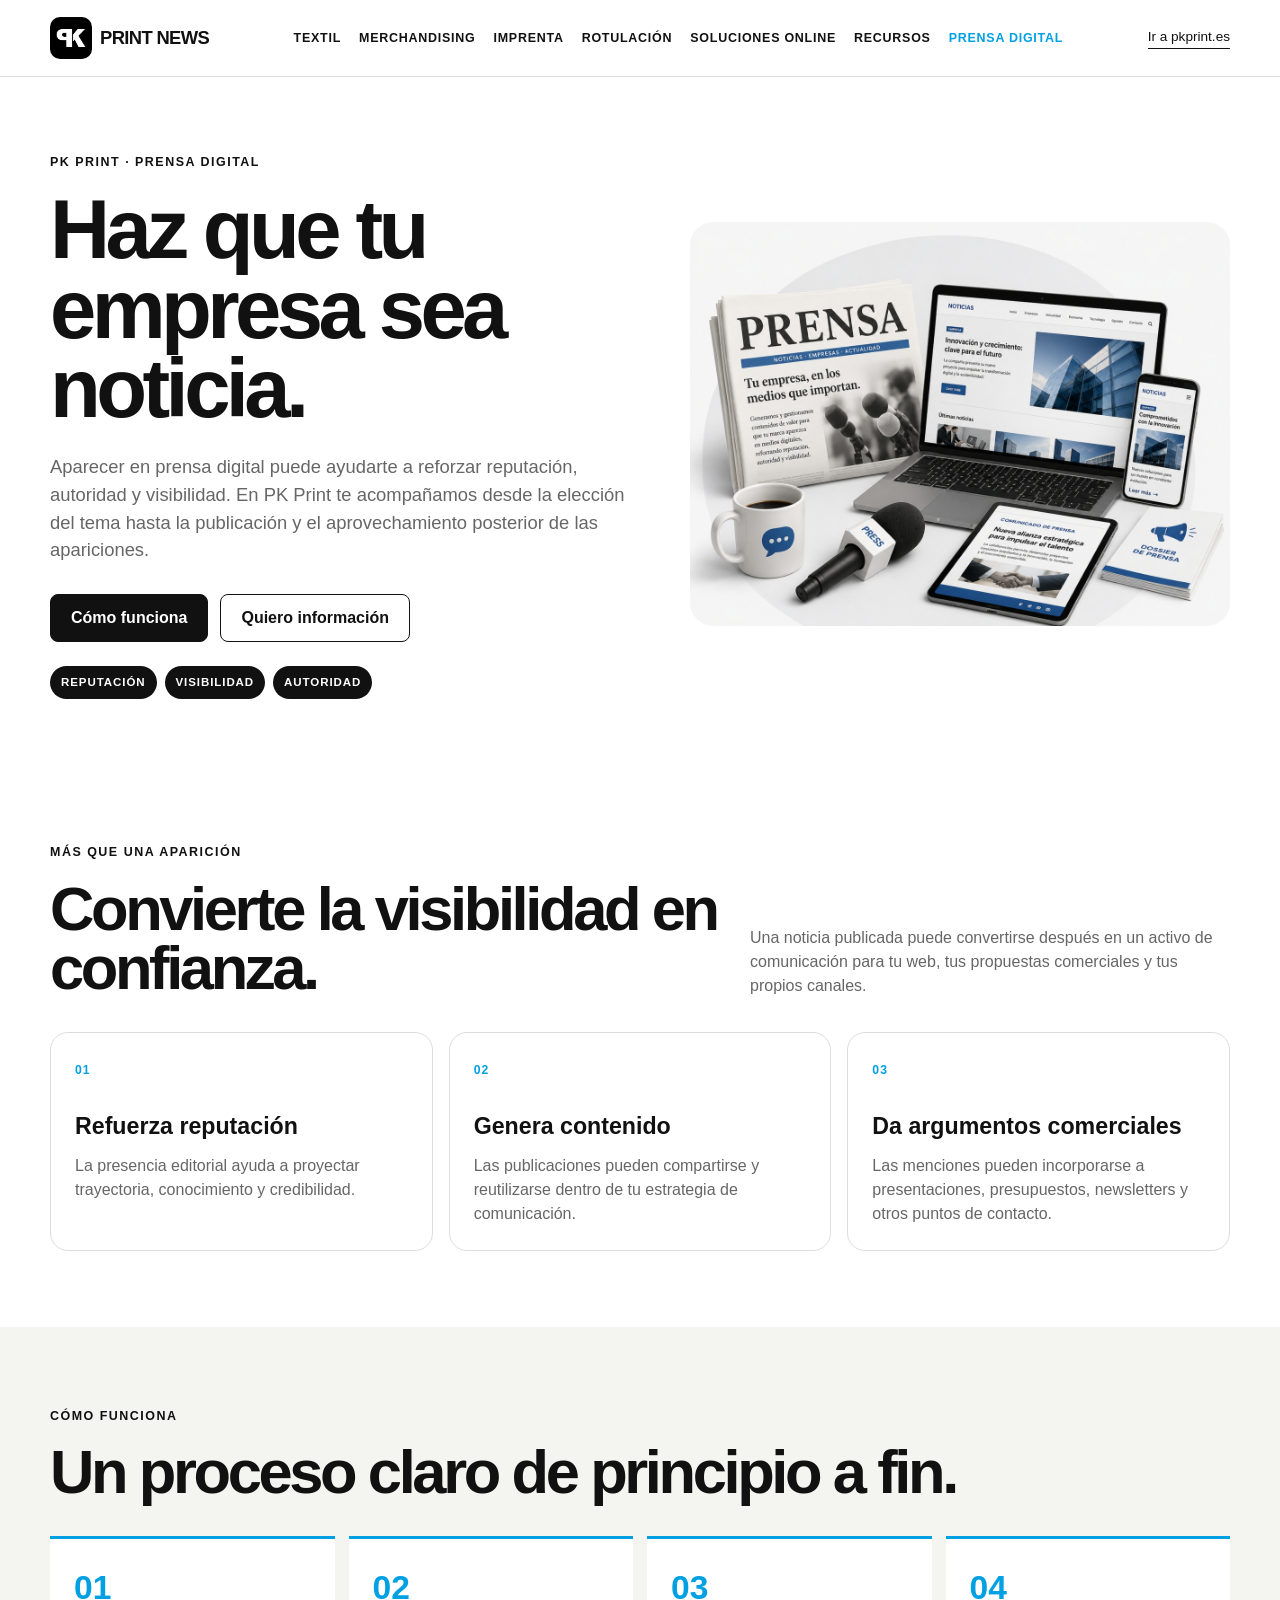
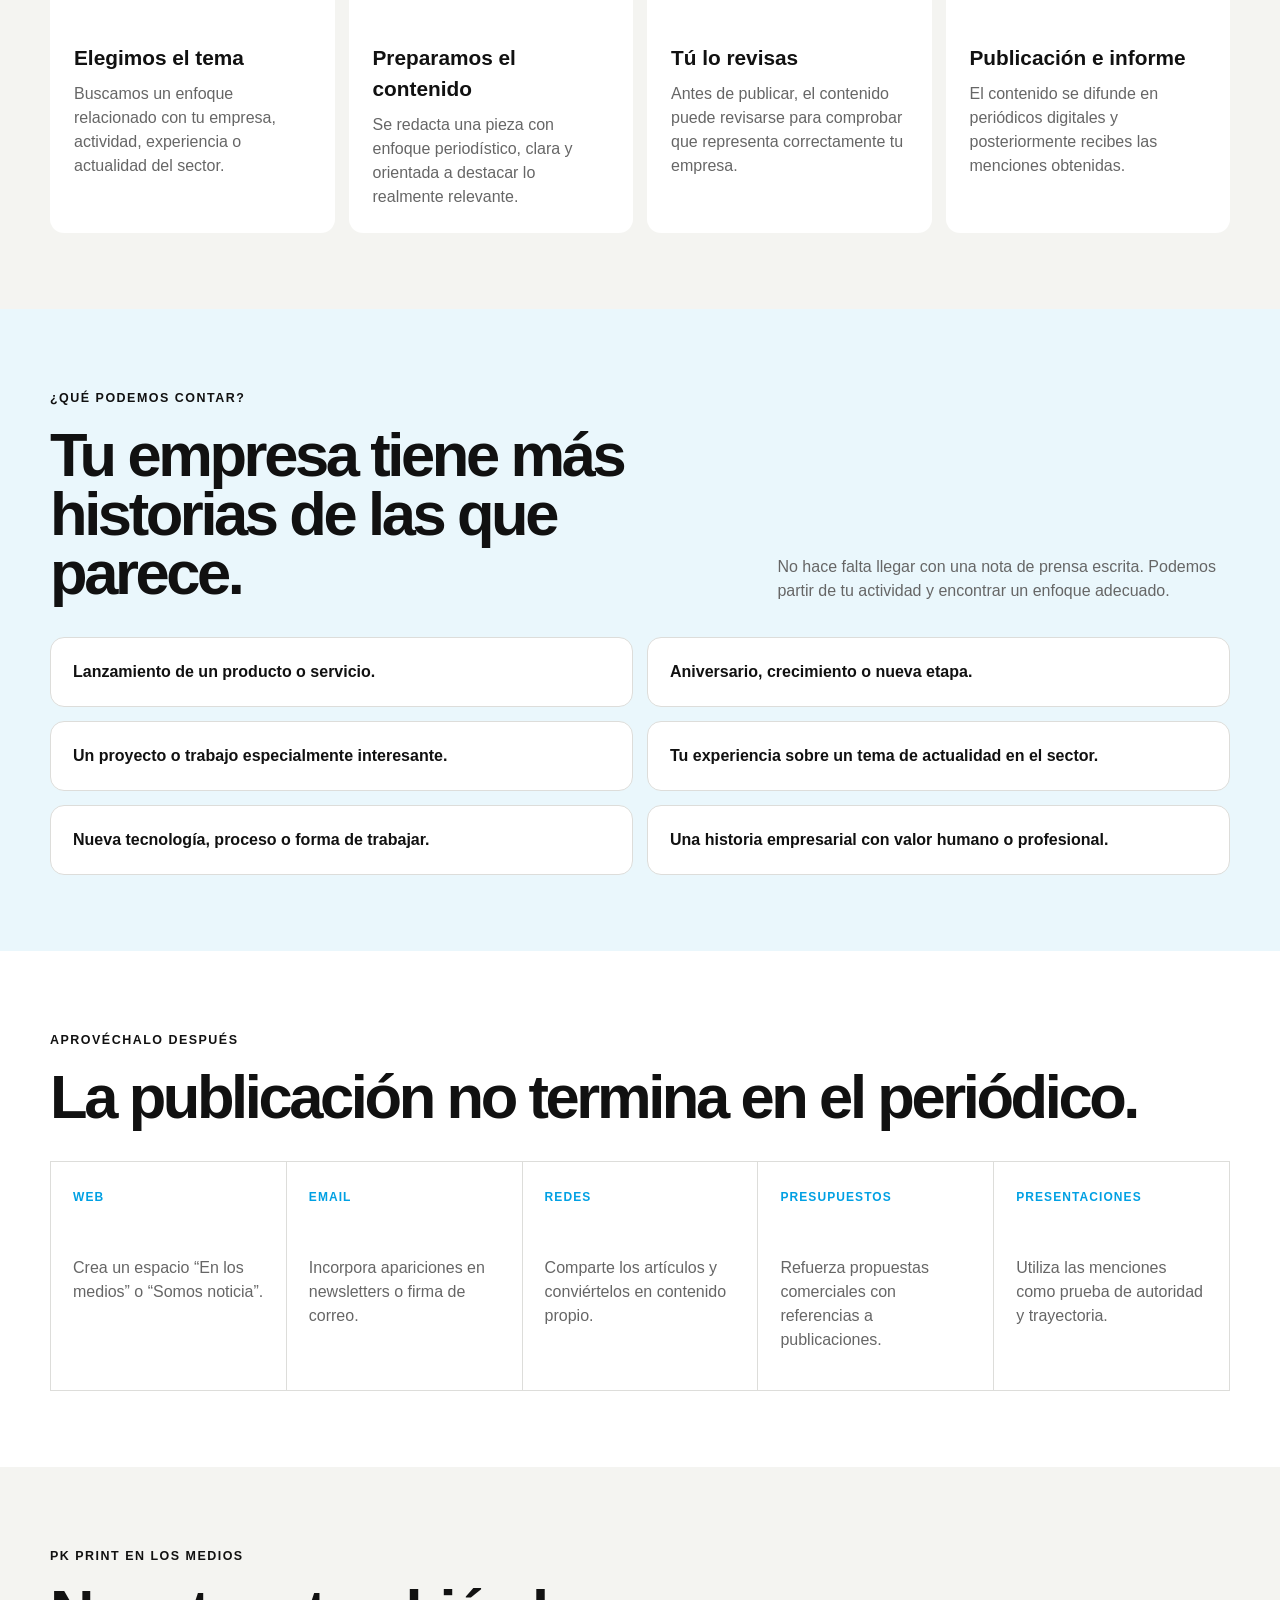
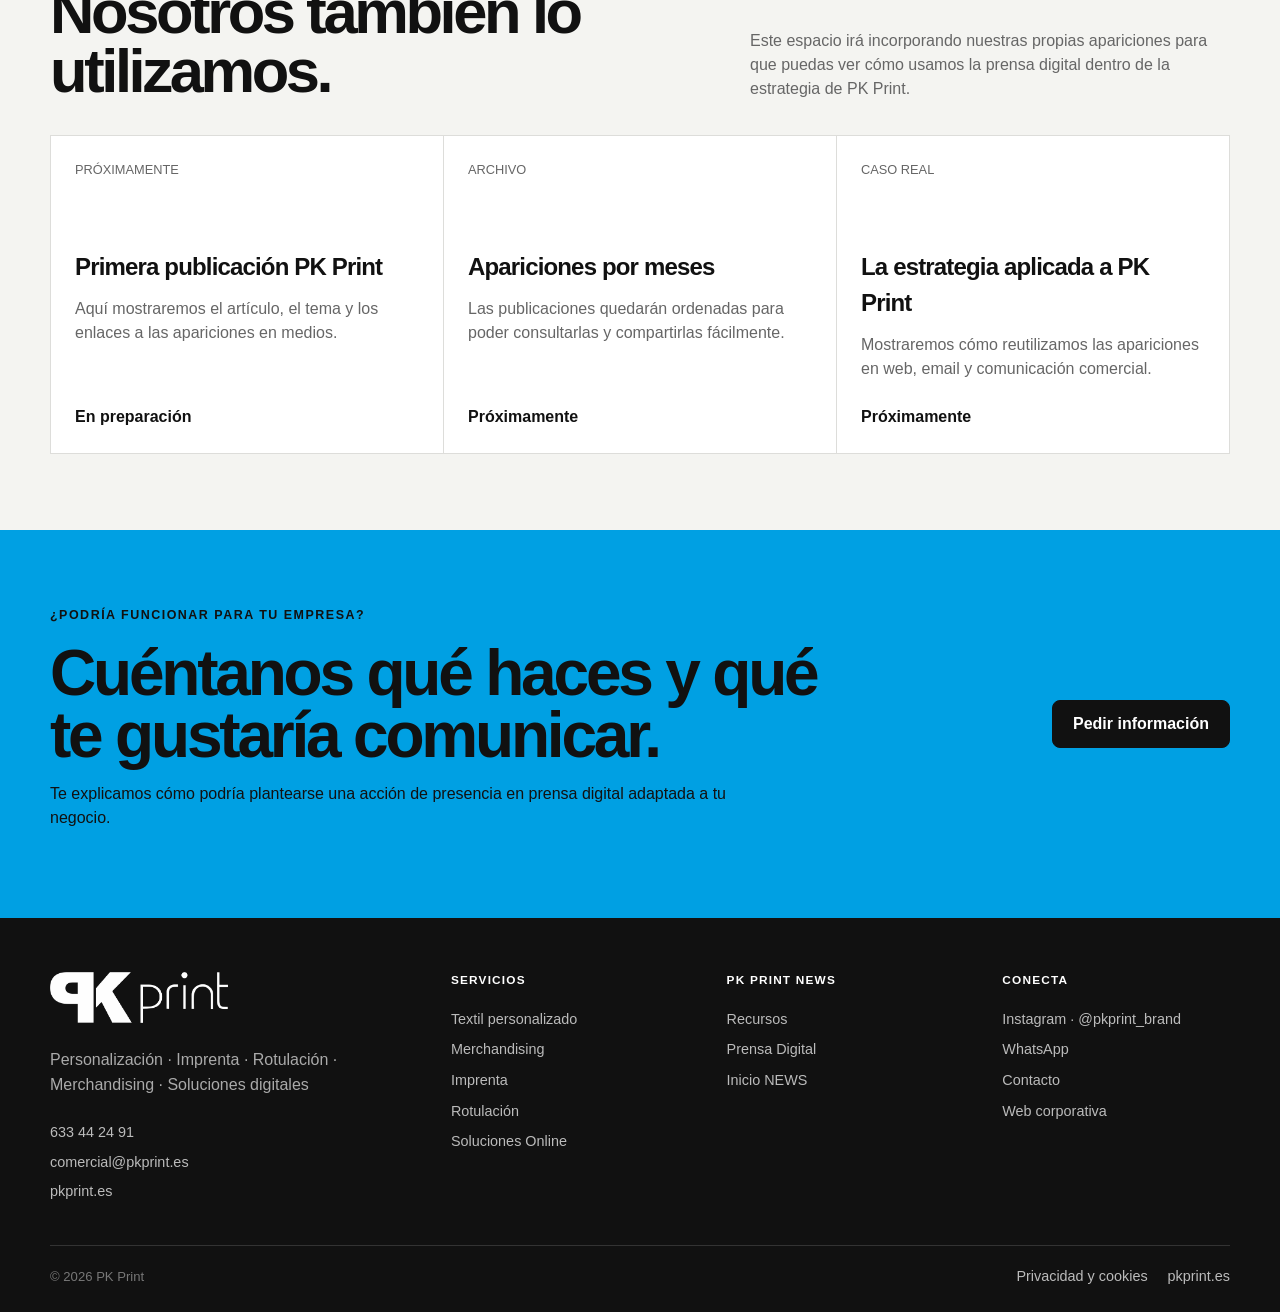
<file: prensa-digital/index.html>
<!DOCTYPE html>
<html lang="es">
<head>
  <meta charset="UTF-8">
  <meta name="viewport" content="width=device-width, initial-scale=1.0">
  <meta name="description" content="Servicio PK Print de difusión en prensa digital: contenidos periodísticos, publicación en medios y aprovechamiento comercial de las apariciones.">
  <title>PK Print NEWS · Prensa Digital</title>
    <link rel="icon" type="image/png" href="../img/favicon-news.png?v=2">
<link rel="stylesheet" href="../section.css">
</head>
<body>
<header class="news-header">
  <div class="container header-row">
    <a class="brand brand-news" href="../" aria-label="PK Print News">
        <img
          src="../img/logo-pk-news.jpg"
          alt="PK"
          class="brand-mark-img"
        >
        <span class="brand-name">PRINT NEWS</span>
      </a>
    <nav class="news-nav" id="news-navigation" aria-label="Secciones NEWS">
      <a href="../textil/">Textil</a><a href="../merchandising/">Merchandising</a><a href="../imprenta/">Imprenta</a>
      <a href="../rotulacion/">Rotulación</a><a href="../soluciones-online/">Soluciones Online</a>
      <a href="../recursos/">Recursos</a><a href="../prensa-digital/" class="active">Prensa Digital</a>
    </nav>
    <button class="news-menu-toggle" type="button" aria-expanded="false" aria-controls="news-navigation">Menú</button>
    <a class="corporate-link" data-site-website href="https://pkprint.es">Ir a pkprint.es</a>
  </div>
</header>

<main>
<section class="section-hero press-hero">
  <div class="container section-hero-grid">
    <div>
      <span class="eyebrow">PK PRINT · PRENSA DIGITAL</span>
      <h1>Haz que tu empresa sea noticia.</h1>
      <p>Aparecer en prensa digital puede ayudarte a reforzar reputación, autoridad y visibilidad. En PK Print te acompañamos desde la elección del tema hasta la publicación y el aprovechamiento posterior de las apariciones.</p>
      <div class="hero-actions">
        <a class="btn btn-dark" href="#como-funciona">Cómo funciona</a>
        <a class="btn btn-outline" href="https://wa.me/34633442491?text=Hola%20PK%20Print%2C%20quiero%20informaci%C3%B3n%20sobre%20el%20servicio%20de%20prensa%20digital">Quiero información</a>
      </div>
      <div class="press-pills"><span>REPUTACIÓN</span><span>VISIBILIDAD</span><span>AUTORIDAD</span></div>
    </div>
    <div class="hero-art press-image-wrap">
        <img
          src="../img/prensa-digital.jpg"
          alt="Servicio de prensa digital para empresas"
          class="press-hero-image"
        >
      </div>
    </div>
  </section>

<section class="section-block white">
  <div class="container">
    <div class="section-heading">
      <div><span class="eyebrow">MÁS QUE UNA APARICIÓN</span><h2 class="section-title">Convierte la visibilidad en confianza.</h2></div>
      <p class="section-kicker">Una noticia publicada puede convertirse después en un activo de comunicación para tu web, tus propuestas comerciales y tus propios canales.</p>
    </div>
    <div class="case-grid">
      <article class="case-card"><span>01</span><h3>Refuerza reputación</h3><p>La presencia editorial ayuda a proyectar trayectoria, conocimiento y credibilidad.</p></article>
      <article class="case-card"><span>02</span><h3>Genera contenido</h3><p>Las publicaciones pueden compartirse y reutilizarse dentro de tu estrategia de comunicación.</p></article>
      <article class="case-card"><span>03</span><h3>Da argumentos comerciales</h3><p>Las menciones pueden incorporarse a presentaciones, presupuestos, newsletters y otros puntos de contacto.</p></article>
    </div>
  </div>
</section>

<section class="section-block" id="como-funciona">
  <div class="container">
    <div class="section-heading">
      <div><span class="eyebrow">CÓMO FUNCIONA</span><h2 class="section-title">Un proceso claro de principio a fin.</h2></div>
    </div>
    <div class="process-grid">
      <article class="process-card"><strong>01</strong><h3>Elegimos el tema</h3><p>Buscamos un enfoque relacionado con tu empresa, actividad, experiencia o actualidad del sector.</p></article>
      <article class="process-card"><strong>02</strong><h3>Preparamos el contenido</h3><p>Se redacta una pieza con enfoque periodístico, clara y orientada a destacar lo realmente relevante.</p></article>
      <article class="process-card"><strong>03</strong><h3>Tú lo revisas</h3><p>Antes de publicar, el contenido puede revisarse para comprobar que representa correctamente tu empresa.</p></article>
      <article class="process-card"><strong>04</strong><h3>Publicación e informe</h3><p>El contenido se difunde en periódicos digitales y posteriormente recibes las menciones obtenidas.</p></article>
    </div>
  </div>
</section>

<section class="section-block soft">
  <div class="container">
    <div class="section-heading">
      <div><span class="eyebrow">¿QUÉ PODEMOS CONTAR?</span><h2 class="section-title">Tu empresa tiene más historias de las que parece.</h2></div>
      <p class="section-kicker">No hace falta llegar con una nota de prensa escrita. Podemos partir de tu actividad y encontrar un enfoque adecuado.</p>
    </div>
    <div class="idea-grid">
      <div class="idea-card">Lanzamiento de un producto o servicio.</div>
      <div class="idea-card">Aniversario, crecimiento o nueva etapa.</div>
      <div class="idea-card">Un proyecto o trabajo especialmente interesante.</div>
      <div class="idea-card">Tu experiencia sobre un tema de actualidad en el sector.</div>
      <div class="idea-card">Nueva tecnología, proceso o forma de trabajar.</div>
      <div class="idea-card">Una historia empresarial con valor humano o profesional.</div>
    </div>
  </div>
</section>

<section class="section-block white">
  <div class="container">
    <div class="section-heading">
      <div><span class="eyebrow">APROVÉCHALO DESPUÉS</span><h2 class="section-title">La publicación no termina en el periódico.</h2></div>
    </div>
    <div class="use-grid">
      <article><strong>WEB</strong><p>Crea un espacio “En los medios” o “Somos noticia”.</p></article>
      <article><strong>EMAIL</strong><p>Incorpora apariciones en newsletters o firma de correo.</p></article>
      <article><strong>REDES</strong><p>Comparte los artículos y conviértelos en contenido propio.</p></article>
      <article><strong>PRESUPUESTOS</strong><p>Refuerza propuestas comerciales con referencias a publicaciones.</p></article>
      <article><strong>PRESENTACIONES</strong><p>Utiliza las menciones como prueba de autoridad y trayectoria.</p></article>
    </div>
  </div>
</section>

<section class="section-block press-proof">
  <div class="container">
    <div class="section-heading">
      <div><span class="eyebrow">PK PRINT EN LOS MEDIOS</span><h2 class="section-title">Nosotros también lo utilizamos.</h2></div>
      <p class="section-kicker">Este espacio irá incorporando nuestras propias apariciones para que puedas ver cómo usamos la prensa digital dentro de la estrategia de PK Print.</p>
    </div>
    <div class="latest-grid">
      <article class="article-card press-placeholder"><span class="article-index">PRÓXIMAMENTE</span><h3>Primera publicación PK Print</h3><p>Aquí mostraremos el artículo, el tema y los enlaces a las apariciones en medios.</p><span class="article-link">En preparación</span></article>
      <article class="article-card press-placeholder"><span class="article-index">ARCHIVO</span><h3>Apariciones por meses</h3><p>Las publicaciones quedarán ordenadas para poder consultarlas y compartirlas fácilmente.</p><span class="article-link">Próximamente</span></article>
      <article class="article-card press-placeholder"><span class="article-index">CASO REAL</span><h3>La estrategia aplicada a PK Print</h3><p>Mostraremos cómo reutilizamos las apariciones en web, email y comunicación comercial.</p><span class="article-link">Próximamente</span></article>
    </div>
  </div>
</section>

<section class="press-cta">
  <div class="container press-cta-grid">
    <div><span class="eyebrow">¿PODRÍA FUNCIONAR PARA TU EMPRESA?</span><h2>Cuéntanos qué haces y qué te gustaría comunicar.</h2><p>Te explicamos cómo podría plantearse una acción de presencia en prensa digital adaptada a tu negocio.</p></div>
    <div class="press-cta-actions"><a class="btn btn-dark" href="https://wa.me/34633442491?text=Hola%20PK%20Print%2C%20quiero%20informaci%C3%B3n%20sobre%20el%20servicio%20de%20prensa%20digital">Pedir información</a></div>
  </div>
</section>
</main>

<footer class="site-footer">
    <div class="container footer-grid">

      <div class="footer-brand">
        <a data-site-website href="https://pkprint.es" class="footer-logo-link" aria-label="PK Print">
          <img
            src="../img/logo-pkprint-blanco.png"
            alt="PK Print"
            class="footer-logo-img"
          >
        </a>

        <p>
          Personalización · Imprenta · Rotulación · Merchandising · Soluciones digitales
        </p>

        <div class="footer-contact">
          <a href="tel:+34633442491">633 44 24 91</a>
          <a data-site-email href="mailto:comercial@pkprint.es">comercial@pkprint.es</a>
          <a data-site-website href="https://pkprint.es">pkprint.es</a>
        </div>
      </div>

      <div class="footer-column">
        <span class="footer-title">SERVICIOS</span>
        <a href="../textil/">Textil personalizado</a>
        <a href="../merchandising/">Merchandising</a>
        <a href="../imprenta/">Imprenta</a>
        <a href="../rotulacion/">Rotulación</a>
        <a href="../soluciones-online/">Soluciones Online</a>
      </div>

      <div class="footer-column">
        <span class="footer-title">PK PRINT NEWS</span>
        <a href="../recursos/">Recursos</a>
        <a href="../prensa-digital/">Prensa Digital</a>
        <a href="../">Inicio NEWS</a>
      </div>

      <div class="footer-column">
        <span class="footer-title">CONECTA</span>

        <a
          href="https://www.instagram.com/pkprint_brand"
          target="_blank"
          rel="noopener"
        >
          Instagram · @pkprint_brand
        </a>

        <a
          href="https://wa.me/34633442491?text=Hola%20PK%20Print%2C%20quiero%20informaci%C3%B3n"
          target="_blank"
          rel="noopener"
        >
          WhatsApp
        </a>

        <a href="../#contacto">Contacto</a>
        <a data-site-website href="https://pkprint.es">Web corporativa</a>
      </div>

    </div>

    <div class="container footer-bottom">
      <span>© <span id="year"></span> PK Print</span>

      <div class="footer-legal">
        <a href="https://pkprint.es/privacy-cookie-policy/">Privacidad y cookies</a>
        <a data-site-website href="https://pkprint.es">pkprint.es</a>
      </div>
    </div>
  </footer>
<script src="../site-config.js"></script>
<script src="../section.js"></script>
</body>
</html>
</file>
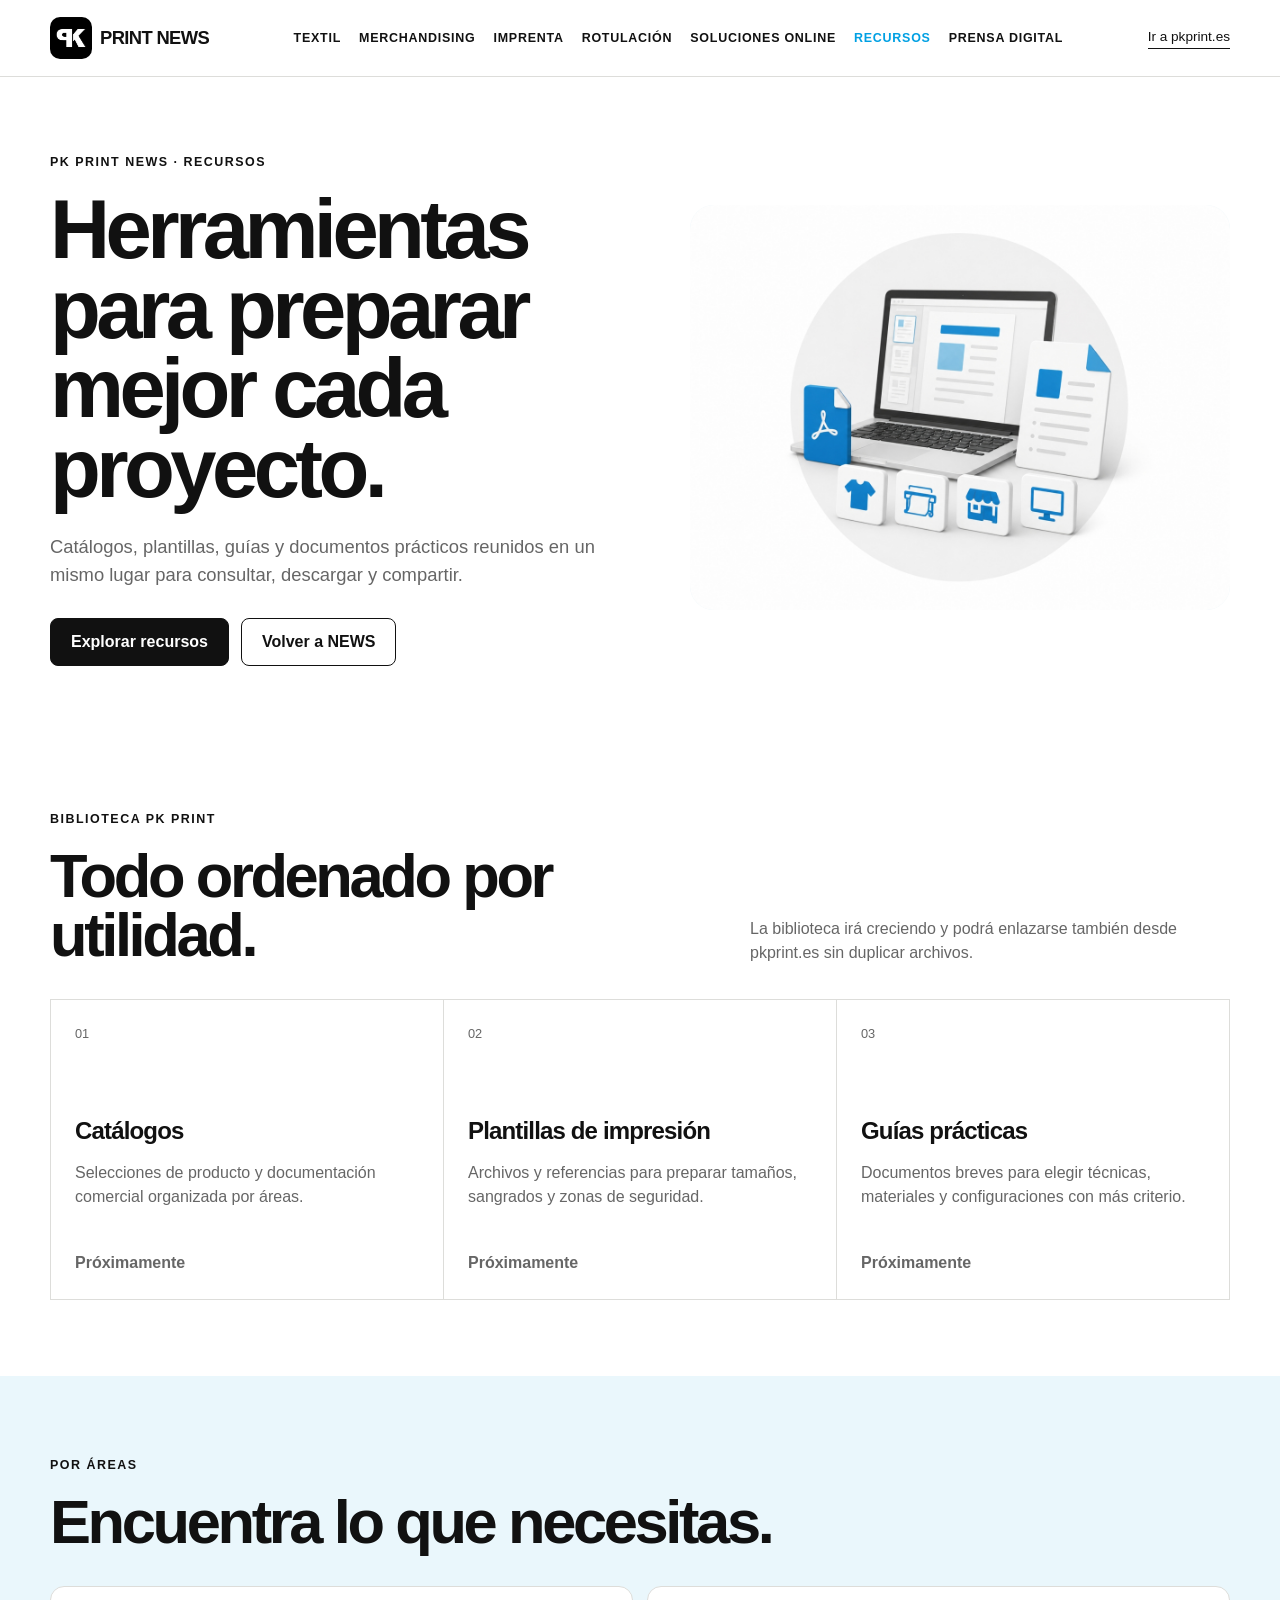
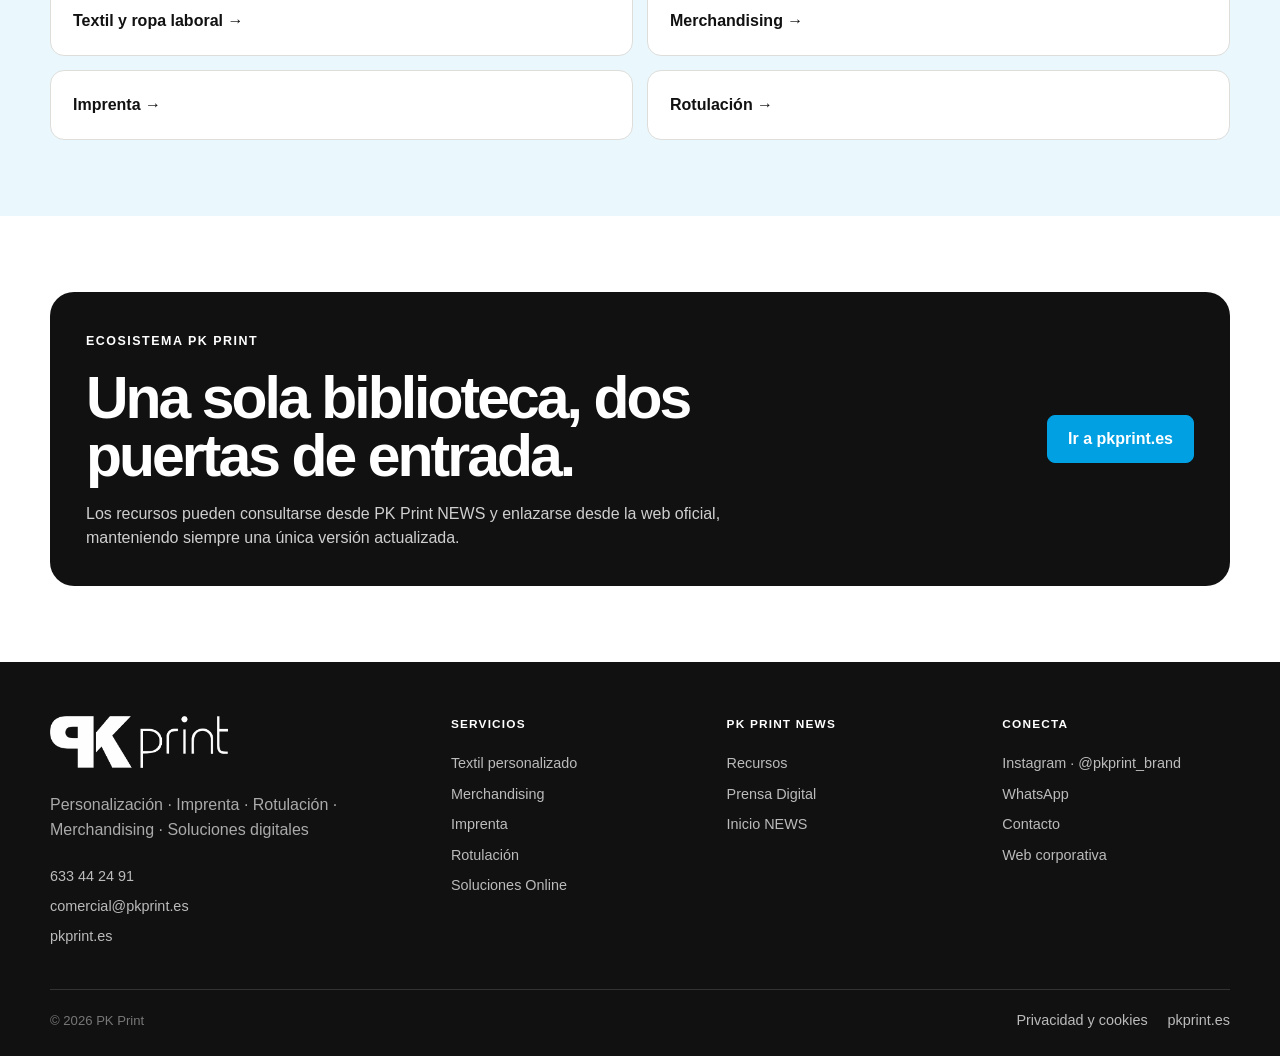
<file: recursos/index.html>
<!DOCTYPE html>
<html lang="es">
<head>
  <meta charset="UTF-8">
  <meta name="viewport" content="width=device-width, initial-scale=1.0">
  <meta name="description" content="Recursos PK Print: catálogos, plantillas de impresión, guías y documentación práctica.">
  <title>PK Print NEWS · Recursos</title>
    <link rel="icon" type="image/png" href="../img/favicon-news.png?v=2">
<link rel="stylesheet" href="../section.css">
</head>
<body>
<header class="news-header">
  <div class="container header-row">
    <a class="brand brand-news" href="../" aria-label="PK Print News">
        <img
          src="../img/logo-pk-news.jpg"
          alt="PK"
          class="brand-mark-img"
        >
        <span class="brand-name">PRINT NEWS</span>
      </a>
    <nav class="news-nav" id="news-navigation" aria-label="Secciones NEWS">
      <a href="../textil/">Textil</a><a href="../merchandising/">Merchandising</a><a href="../imprenta/">Imprenta</a>
      <a href="../rotulacion/">Rotulación</a><a href="../soluciones-online/">Soluciones Online</a>
      <a href="../recursos/" class="active">Recursos</a><a href="../prensa-digital/">Prensa Digital</a>
    </nav>
    <button class="news-menu-toggle" type="button" aria-expanded="false" aria-controls="news-navigation">Menú</button>
    <a class="corporate-link" data-site-website href="https://pkprint.es">Ir a pkprint.es</a>
  </div>
</header>

<main>
<section class="section-hero">
  <div class="container section-hero-grid">
    <div>
      <span class="eyebrow">PK PRINT NEWS · RECURSOS</span>
      <h1>Herramientas para preparar mejor cada proyecto.</h1>
      <p>Catálogos, plantillas, guías y documentos prácticos reunidos en un mismo lugar para consultar, descargar y compartir.</p>
      <div class="hero-actions">
        <a class="btn btn-dark" href="#biblioteca">Explorar recursos</a>
        <a class="btn btn-outline" href="../">Volver a NEWS</a>
      </div>
    </div>
    <div class="hero-art resources-art">
        <img
          src="../img/recursos-categoria.jpg"
          alt="Recursos técnicos, plantillas, guías y documentos de PK Print"
          class="resources-hero-image"
        >
      </div>
  </div>
</section>

<section class="section-block white" id="biblioteca">
  <div class="container">
    <div class="section-heading">
      <div><span class="eyebrow">BIBLIOTECA PK PRINT</span><h2 class="section-title">Todo ordenado por utilidad.</h2></div>
      <p class="section-kicker">La biblioteca irá creciendo y podrá enlazarse también desde pkprint.es sin duplicar archivos.</p>
    </div>
    <div class="latest-grid">
<article class="article-card"><span class="article-index">01</span><h3>Catálogos</h3><p>Selecciones de producto y documentación comercial organizada por áreas.</p><span class="article-link is-placeholder">Próximamente</span></article>
<article class="article-card"><span class="article-index">02</span><h3>Plantillas de impresión</h3><p>Archivos y referencias para preparar tamaños, sangrados y zonas de seguridad.</p><span class="article-link is-placeholder">Próximamente</span></article>
<article class="article-card"><span class="article-index">03</span><h3>Guías prácticas</h3><p>Documentos breves para elegir técnicas, materiales y configuraciones con más criterio.</p><span class="article-link is-placeholder">Próximamente</span></article>
    </div>
  </div>
</section>

<section class="section-block soft">
  <div class="container">
    <div class="section-heading">
      <div><span class="eyebrow">POR ÁREAS</span><h2 class="section-title">Encuentra lo que necesitas.</h2></div>
    </div>
    <div class="idea-grid">
      <a class="idea-card resource-link" href="../textil/">Textil y ropa laboral →</a>
      <a class="idea-card resource-link" href="../merchandising/">Merchandising →</a>
      <a class="idea-card resource-link" href="../imprenta/">Imprenta →</a>
      <a class="idea-card resource-link" href="../rotulacion/">Rotulación →</a>
    </div>
  </div>
</section>

<section class="section-block white">
  <div class="container">
    <div class="preference-card">
      <div><span class="eyebrow">ECOSISTEMA PK PRINT</span><h2>Una sola biblioteca, dos puertas de entrada.</h2>
      <p>Los recursos pueden consultarse desde PK Print NEWS y enlazarse desde la web oficial, manteniendo siempre una única versión actualizada.</p></div>
      <div class="preference-actions"><a class="btn btn-blue" data-site-website href="https://pkprint.es">Ir a pkprint.es</a></div>
    </div>
  </div>
</section>
</main>

<footer class="site-footer">
    <div class="container footer-grid">

      <div class="footer-brand">
        <a data-site-website href="https://pkprint.es" class="footer-logo-link" aria-label="PK Print">
          <img
            src="../img/logo-pkprint-blanco.png"
            alt="PK Print"
            class="footer-logo-img"
          >
        </a>

        <p>
          Personalización · Imprenta · Rotulación · Merchandising · Soluciones digitales
        </p>

        <div class="footer-contact">
          <a href="tel:+34633442491">633 44 24 91</a>
          <a data-site-email href="mailto:comercial@pkprint.es">comercial@pkprint.es</a>
          <a data-site-website href="https://pkprint.es">pkprint.es</a>
        </div>
      </div>

      <div class="footer-column">
        <span class="footer-title">SERVICIOS</span>
        <a href="../textil/">Textil personalizado</a>
        <a href="../merchandising/">Merchandising</a>
        <a href="../imprenta/">Imprenta</a>
        <a href="../rotulacion/">Rotulación</a>
        <a href="../soluciones-online/">Soluciones Online</a>
      </div>

      <div class="footer-column">
        <span class="footer-title">PK PRINT NEWS</span>
        <a href="../recursos/">Recursos</a>
        <a href="../prensa-digital/">Prensa Digital</a>
        <a href="../">Inicio NEWS</a>
      </div>

      <div class="footer-column">
        <span class="footer-title">CONECTA</span>

        <a
          href="https://www.instagram.com/pkprint_brand"
          target="_blank"
          rel="noopener"
        >
          Instagram · @pkprint_brand
        </a>

        <a
          href="https://wa.me/34633442491?text=Hola%20PK%20Print%2C%20quiero%20informaci%C3%B3n"
          target="_blank"
          rel="noopener"
        >
          WhatsApp
        </a>

        <a href="../#contacto">Contacto</a>
        <a data-site-website href="https://pkprint.es">Web corporativa</a>
      </div>

    </div>

    <div class="container footer-bottom">
      <span>© <span id="year"></span> PK Print</span>

      <div class="footer-legal">
        <a href="https://pkprint.es/privacy-cookie-policy/">Privacidad y cookies</a>
        <a data-site-website href="https://pkprint.es">pkprint.es</a>
      </div>
    </div>
  </footer>
<script src="../site-config.js"></script>
<script src="../section.js"></script>
</body>
</html>
</file>
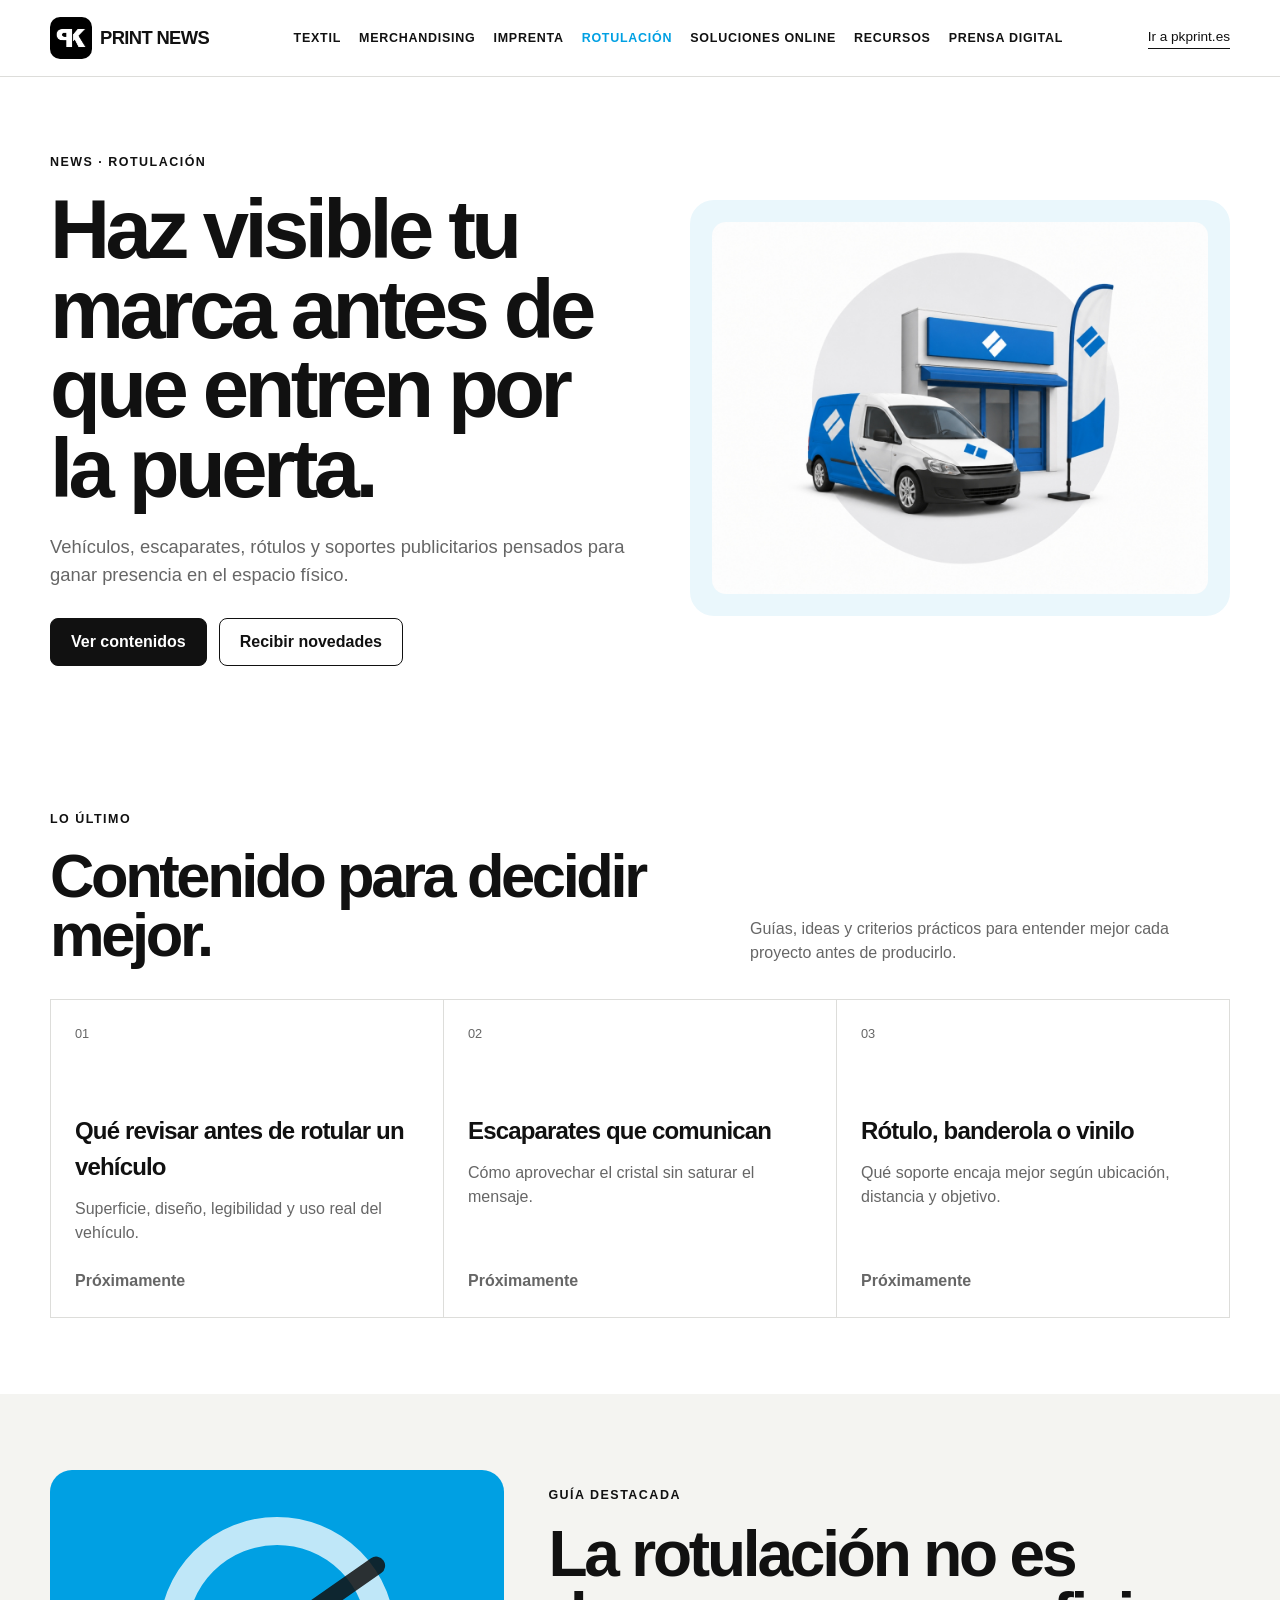
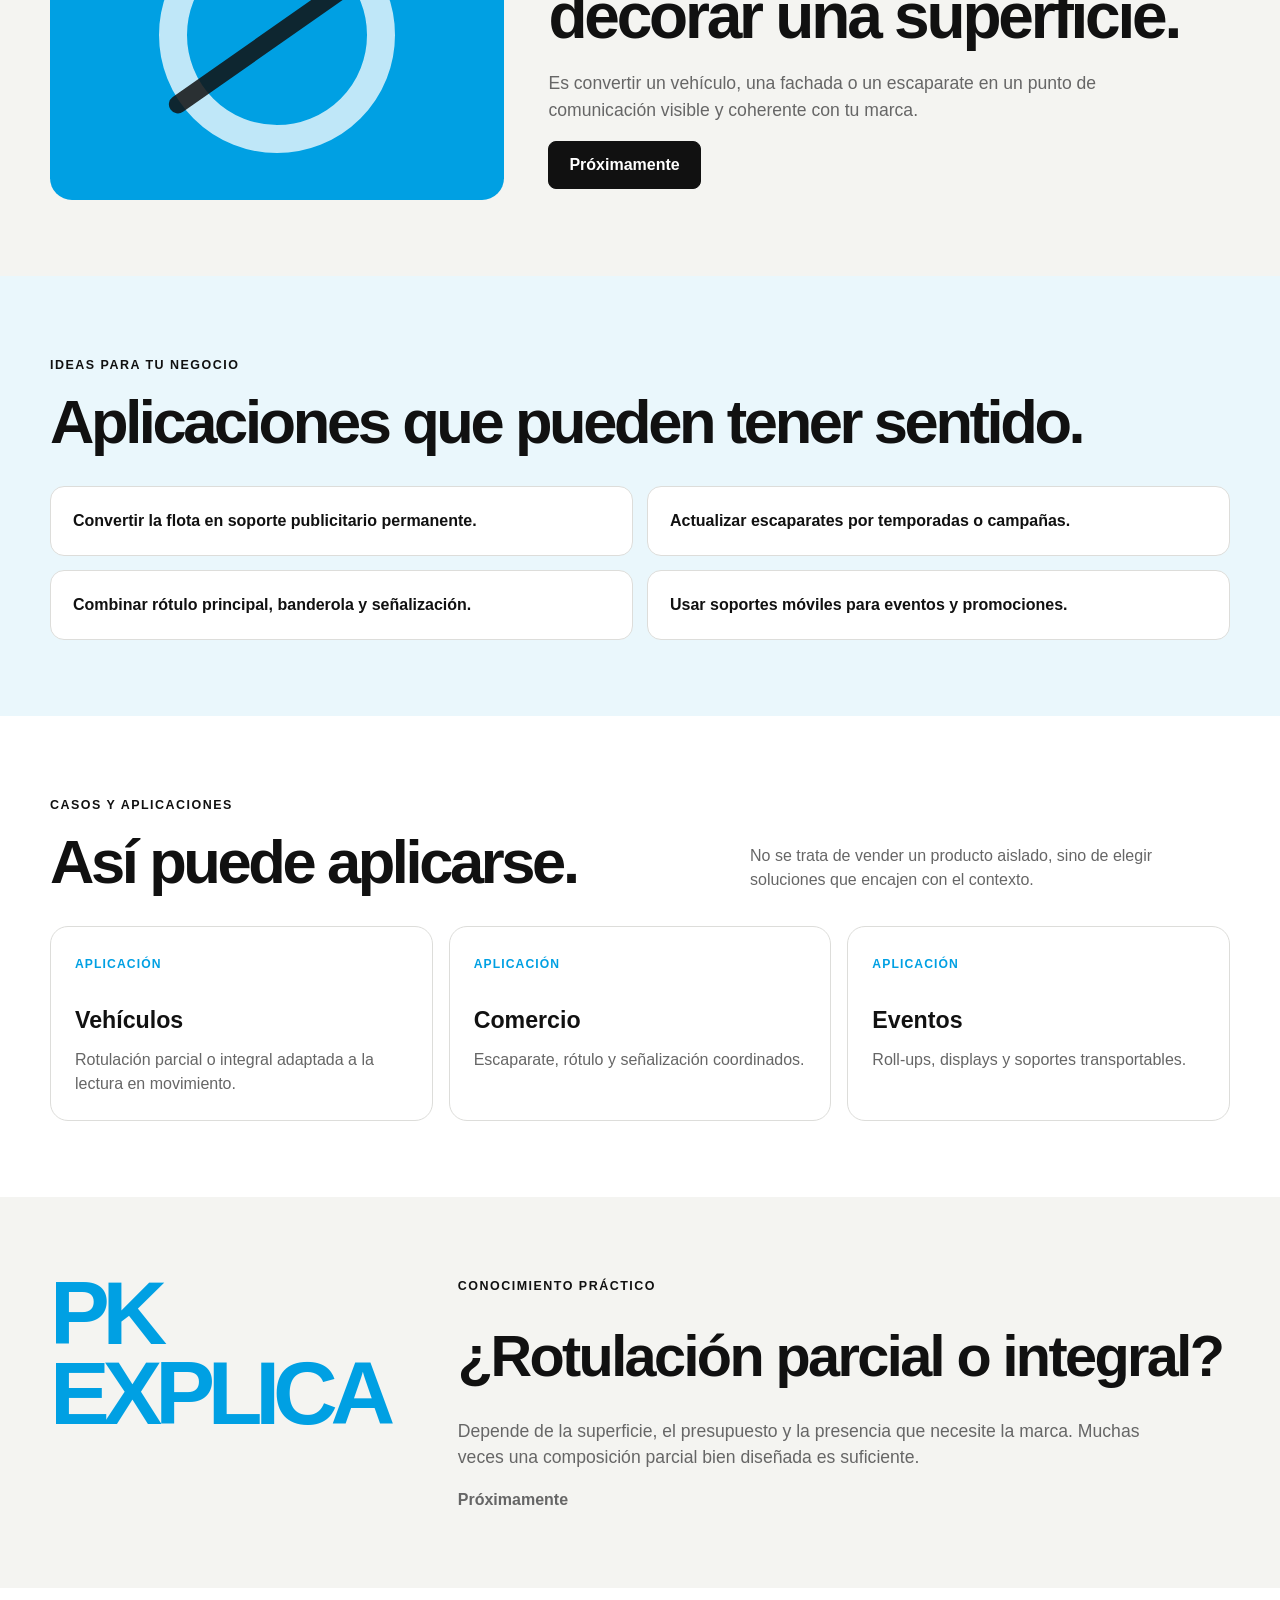
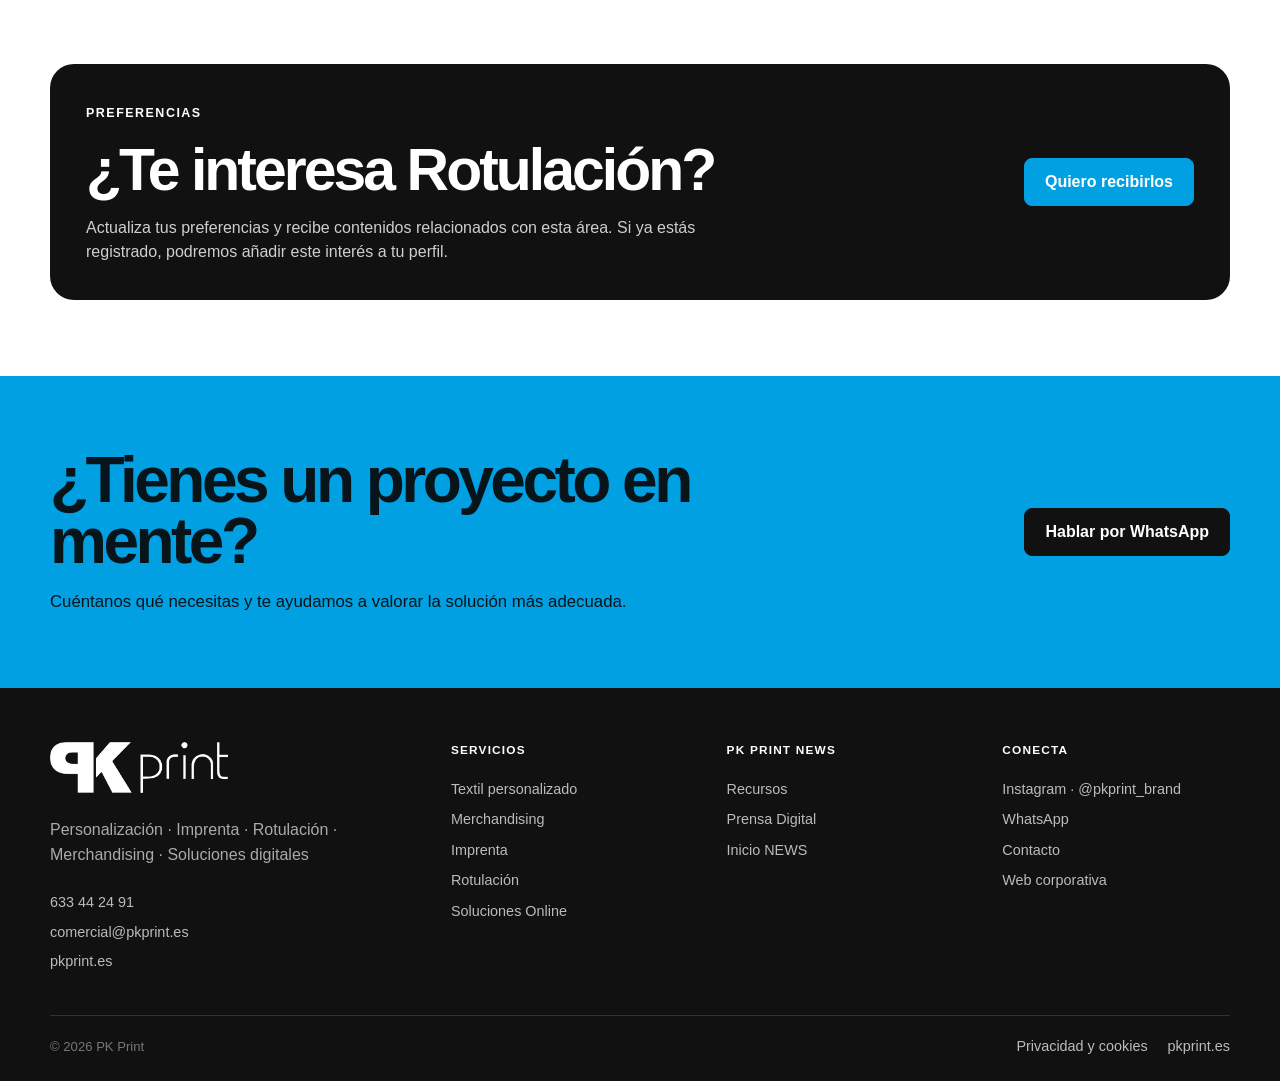
<file: rotulacion/index.html>
<!DOCTYPE html>
<html lang="es">
<head>
  <meta charset="UTF-8">
  <meta name="viewport" content="width=device-width, initial-scale=1.0">
  <meta name="description" content="Vehículos, escaparates, rótulos y soportes publicitarios pensados para ganar presencia en el espacio físico.">
  <title>PK Print NEWS · Rotulación</title>
    <link rel="icon" type="image/png" href="../img/favicon-news.png?v=2">
<link rel="stylesheet" href="../section.css">
</head>
<body>
  <header class="news-header">
    <div class="container header-row">
      <a class="brand brand-news" href="../" aria-label="PK Print News">
        <img
          src="../img/logo-pk-news.jpg"
          alt="PK"
          class="brand-mark-img"
        >
        <span class="brand-name">PRINT NEWS</span>
      </a>
      <nav class="news-nav" id="news-navigation" aria-label="Secciones NEWS">
        <a href="../textil/" class="">Textil</a>
        <a href="../merchandising/" class="">Merchandising</a>
        <a href="../imprenta/" class="">Imprenta</a>
        <a href="../rotulacion/" class="active">Rotulación</a>
        <a href="../soluciones-online/" class="">Soluciones Online</a>
        <a href="../recursos/" class="">Recursos</a>
        <a href="../prensa-digital/" class="">Prensa Digital</a>
      </nav>
      <button class="news-menu-toggle" type="button" aria-expanded="false" aria-controls="news-navigation">Menú</button>
      <a class="corporate-link" data-site-website href="https://pkprint.es">Ir a pkprint.es</a>
    </div>
  </header>

  <main>
    <section class="section-hero">
      <div class="container section-hero-grid">
        <div>
          <span class="eyebrow">NEWS · ROTULACIÓN</span>
          <h1>Haz visible tu marca antes de que entren por la puerta.</h1>
          <p>Vehículos, escaparates, rótulos y soportes publicitarios pensados para ganar presencia en el espacio físico.</p>
          <div class="hero-actions">
            <a class="btn btn-dark" href="#ultimo">Ver contenidos</a>
            <a class="btn btn-outline" href="../?interest=Rotulaci%C3%B3n%20%2F%20Soportes%20publicitarios#suscripcion">Recibir novedades</a>
          </div>
        </div>
        <div class="hero-image-wrap">
          <img class="hero-image" src="../img/rotulacion.jpg" alt="Rotulación">
        </div>
      </div>
    </section>

    <section class="section-block white" id="ultimo">
      <div class="container">
        <div class="section-heading">
          <div>
            <span class="eyebrow">LO ÚLTIMO</span>
            <h2 class="section-title">Contenido para decidir mejor.</h2>
          </div>
          <p class="section-kicker">Guías, ideas y criterios prácticos para entender mejor cada proyecto antes de producirlo.</p>
        </div>
        <div class="latest-grid">
          <article class="article-card">
          <span class="article-index">01</span>
          <h3>Qué revisar antes de rotular un vehículo</h3>
          <p>Superficie, diseño, legibilidad y uso real del vehículo.</p>
          <span class="article-link is-placeholder">Próximamente</span>
        </article>
<article class="article-card">
          <span class="article-index">02</span>
          <h3>Escaparates que comunican</h3>
          <p>Cómo aprovechar el cristal sin saturar el mensaje.</p>
          <span class="article-link is-placeholder">Próximamente</span>
        </article>
<article class="article-card">
          <span class="article-index">03</span>
          <h3>Rótulo, banderola o vinilo</h3>
          <p>Qué soporte encaja mejor según ubicación, distancia y objetivo.</p>
          <span class="article-link is-placeholder">Próximamente</span>
        </article>
        </div>
      </div>
    </section>

    <section class="section-block">
      <div class="container feature">
        <div class="feature-mark" aria-hidden="true"></div>
        <div class="feature-copy">
          <span class="eyebrow">GUÍA DESTACADA</span>
          <h2>La rotulación no es decorar una superficie.</h2>
          <p>Es convertir un vehículo, una fachada o un escaparate en un punto de comunicación visible y coherente con tu marca.</p>
          <span class="btn btn-dark is-placeholder">Próximamente</span>
        </div>
      </div>
    </section>

    <section class="section-block soft">
      <div class="container">
        <div class="section-heading">
          <div>
            <span class="eyebrow">IDEAS PARA TU NEGOCIO</span>
            <h2 class="section-title">Aplicaciones que pueden tener sentido.</h2>
          </div>
        </div>
        <div class="idea-grid">
          <div class="idea-card">Convertir la flota en soporte publicitario permanente.</div>
<div class="idea-card">Actualizar escaparates por temporadas o campañas.</div>
<div class="idea-card">Combinar rótulo principal, banderola y señalización.</div>
<div class="idea-card">Usar soportes móviles para eventos y promociones.</div>
        </div>
      </div>
    </section>

    <section class="section-block white">
      <div class="container">
        <div class="section-heading">
          <div>
            <span class="eyebrow">CASOS Y APLICACIONES</span>
            <h2 class="section-title">Así puede aplicarse.</h2>
          </div>
          <p class="section-kicker">No se trata de vender un producto aislado, sino de elegir soluciones que encajen con el contexto.</p>
        </div>
        <div class="case-grid">
          <article class="case-card">
          <span>Aplicación</span>
          <h3>Vehículos</h3>
          <p>Rotulación parcial o integral adaptada a la lectura en movimiento.</p>
        </article>
<article class="case-card">
          <span>Aplicación</span>
          <h3>Comercio</h3>
          <p>Escaparate, rótulo y señalización coordinados.</p>
        </article>
<article class="case-card">
          <span>Aplicación</span>
          <h3>Eventos</h3>
          <p>Roll-ups, displays y soportes transportables.</p>
        </article>
        </div>
      </div>
    </section>

    <section class="section-block">
      <div class="container explain">
        <div class="explain-badge">PK<br>EXPLICA</div>
        <div class="explain-copy">
          <span class="eyebrow">CONOCIMIENTO PRÁCTICO</span>
          <h2>¿Rotulación parcial o integral?</h2>
          <p>Depende de la superficie, el presupuesto y la presencia que necesite la marca. Muchas veces una composición parcial bien diseñada es suficiente.</p>
          <span class="article-link is-placeholder">Próximamente</span>
        </div>
      </div>
    </section>

    <section class="section-block white">
      <div class="container">
        <div class="preference-card">
          <div>
            <span class="eyebrow">PREFERENCIAS</span>
            <h2>¿Te interesa Rotulación?</h2>
            <p>Actualiza tus preferencias y recibe contenidos relacionados con esta área. Si ya estás registrado, podremos añadir este interés a tu perfil.</p>
          </div>
          <div class="preference-actions">
            <a class="btn btn-blue" href="../?interest=Rotulaci%C3%B3n%20%2F%20Soportes%20publicitarios#suscripcion">Quiero recibirlos</a>
          </div>
        </div>
      </div>
    </section>

    <section class="cta">
      <div class="container cta-grid">
        <div>
          <h2>¿Tienes un proyecto en mente?</h2>
          <p>Cuéntanos qué necesitas y te ayudamos a valorar la solución más adecuada.</p>
        </div>
        <div class="cta-actions">
          <a class="btn btn-dark" href="https://wa.me/34633442491?text=Hola%20PK%20Print%2C%20quiero%20m%C3%A1s%20informaci%C3%B3n">Hablar por WhatsApp</a>
        </div>
      </div>
    </section>
  </main>

  <footer class="site-footer">
    <div class="container footer-grid">

      <div class="footer-brand">
        <a data-site-website href="https://pkprint.es" class="footer-logo-link" aria-label="PK Print">
          <img
            src="../img/logo-pkprint-blanco.png"
            alt="PK Print"
            class="footer-logo-img"
          >
        </a>

        <p>
          Personalización · Imprenta · Rotulación · Merchandising · Soluciones digitales
        </p>

        <div class="footer-contact">
          <a href="tel:+34633442491">633 44 24 91</a>
          <a data-site-email href="mailto:comercial@pkprint.es">comercial@pkprint.es</a>
          <a data-site-website href="https://pkprint.es">pkprint.es</a>
        </div>
      </div>

      <div class="footer-column">
        <span class="footer-title">SERVICIOS</span>
        <a href="../textil/">Textil personalizado</a>
        <a href="../merchandising/">Merchandising</a>
        <a href="../imprenta/">Imprenta</a>
        <a href="../rotulacion/">Rotulación</a>
        <a href="../soluciones-online/">Soluciones Online</a>
      </div>

      <div class="footer-column">
        <span class="footer-title">PK PRINT NEWS</span>
        <a href="../recursos/">Recursos</a>
        <a href="../prensa-digital/">Prensa Digital</a>
        <a href="../">Inicio NEWS</a>
      </div>

      <div class="footer-column">
        <span class="footer-title">CONECTA</span>

        <a
          href="https://www.instagram.com/pkprint_brand"
          target="_blank"
          rel="noopener"
        >
          Instagram · @pkprint_brand
        </a>

        <a
          href="https://wa.me/34633442491?text=Hola%20PK%20Print%2C%20quiero%20informaci%C3%B3n"
          target="_blank"
          rel="noopener"
        >
          WhatsApp
        </a>

        <a href="../#contacto">Contacto</a>
        <a data-site-website href="https://pkprint.es">Web corporativa</a>
      </div>

    </div>

    <div class="container footer-bottom">
      <span>© <span id="year"></span> PK Print</span>

      <div class="footer-legal">
        <a href="https://pkprint.es/privacy-cookie-policy/">Privacidad y cookies</a>
        <a data-site-website href="https://pkprint.es">pkprint.es</a>
      </div>
    </div>
  </footer>

  <script src="../site-config.js"></script>
  <script src="../section.js"></script>
</body>
</html>
</file>
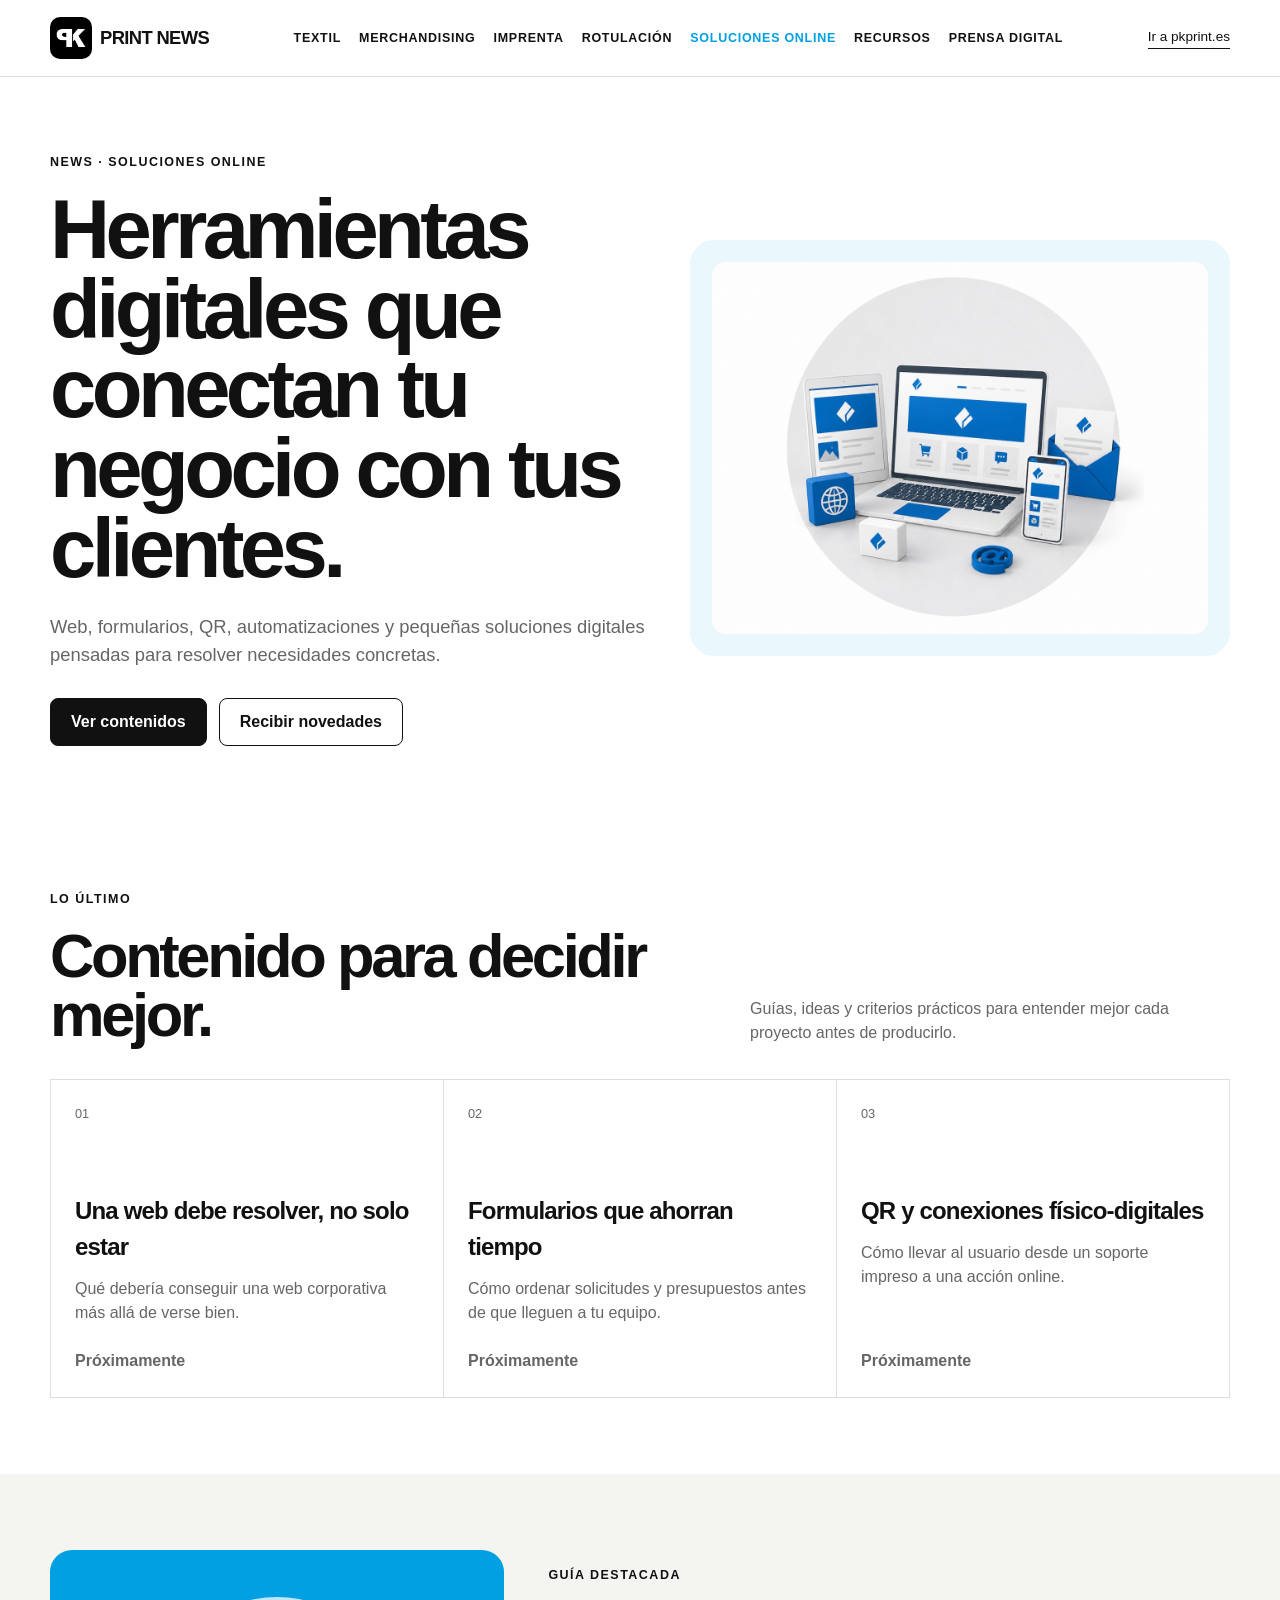
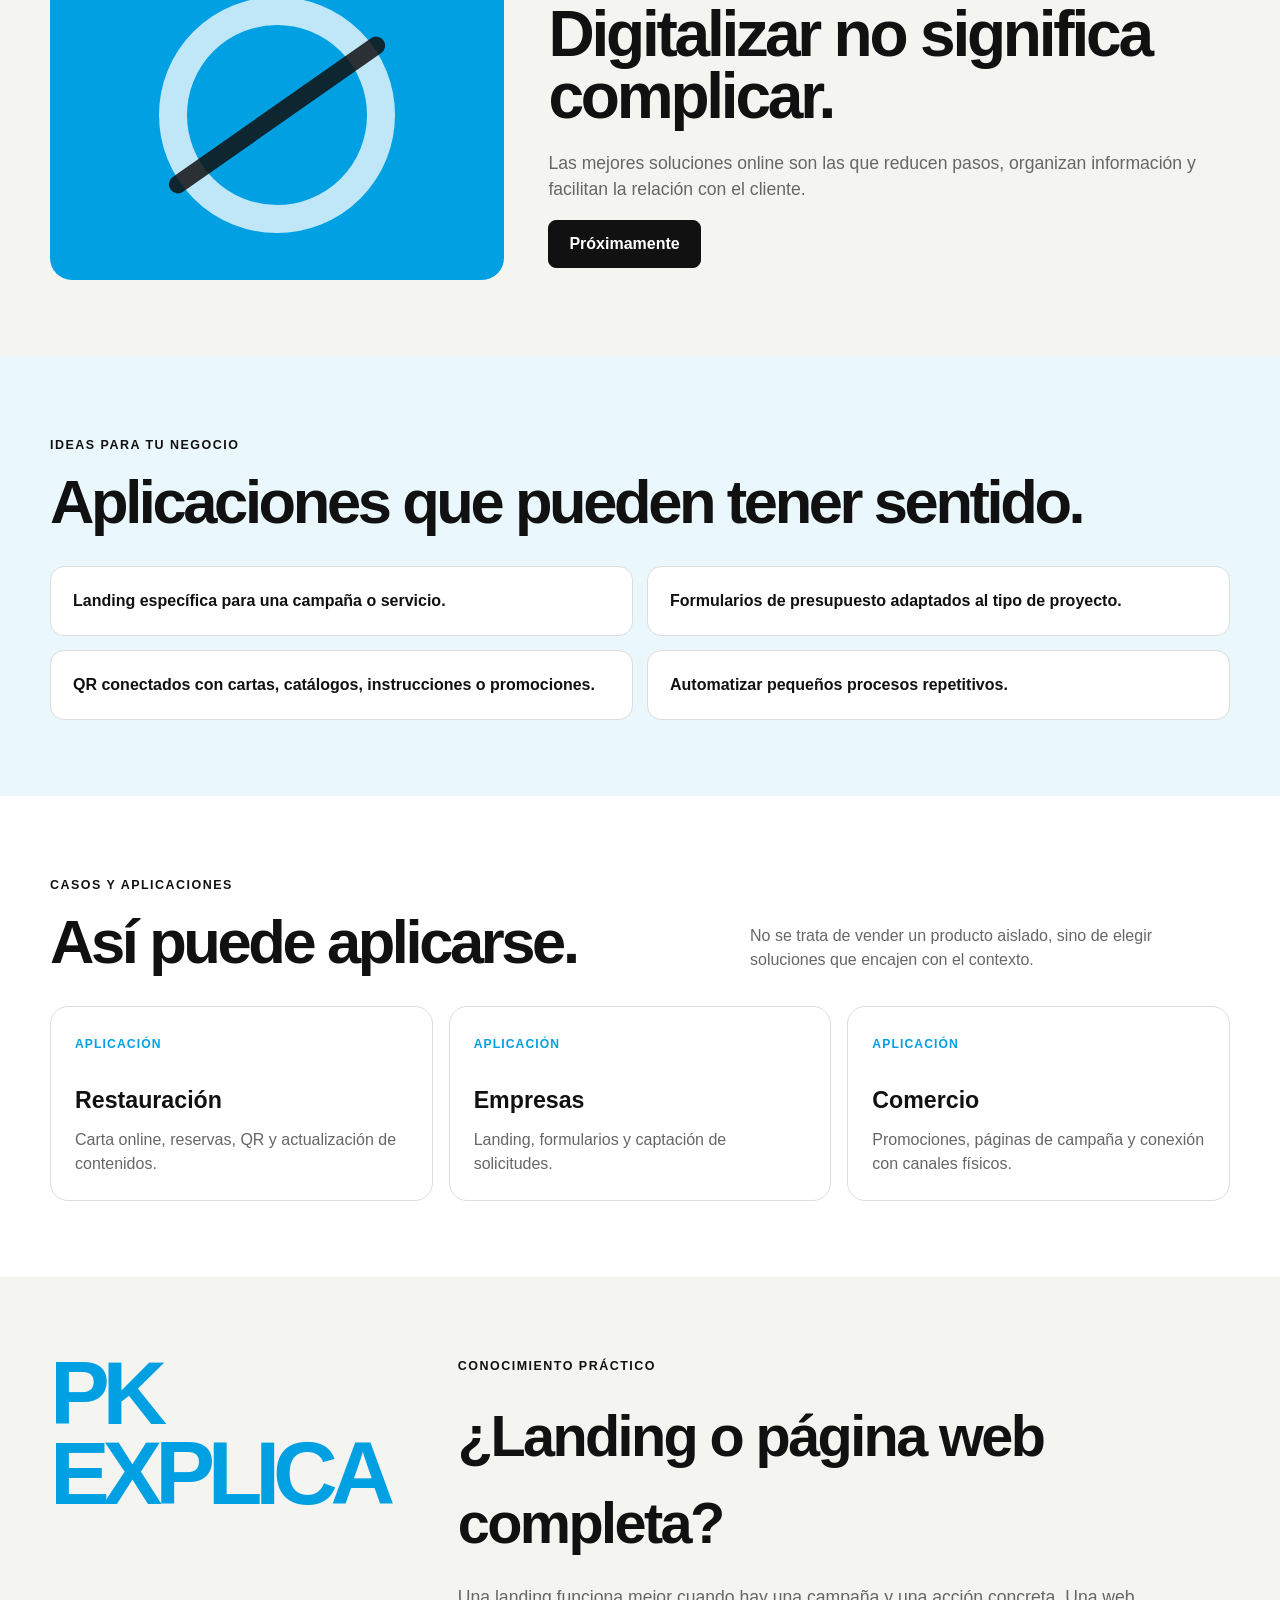
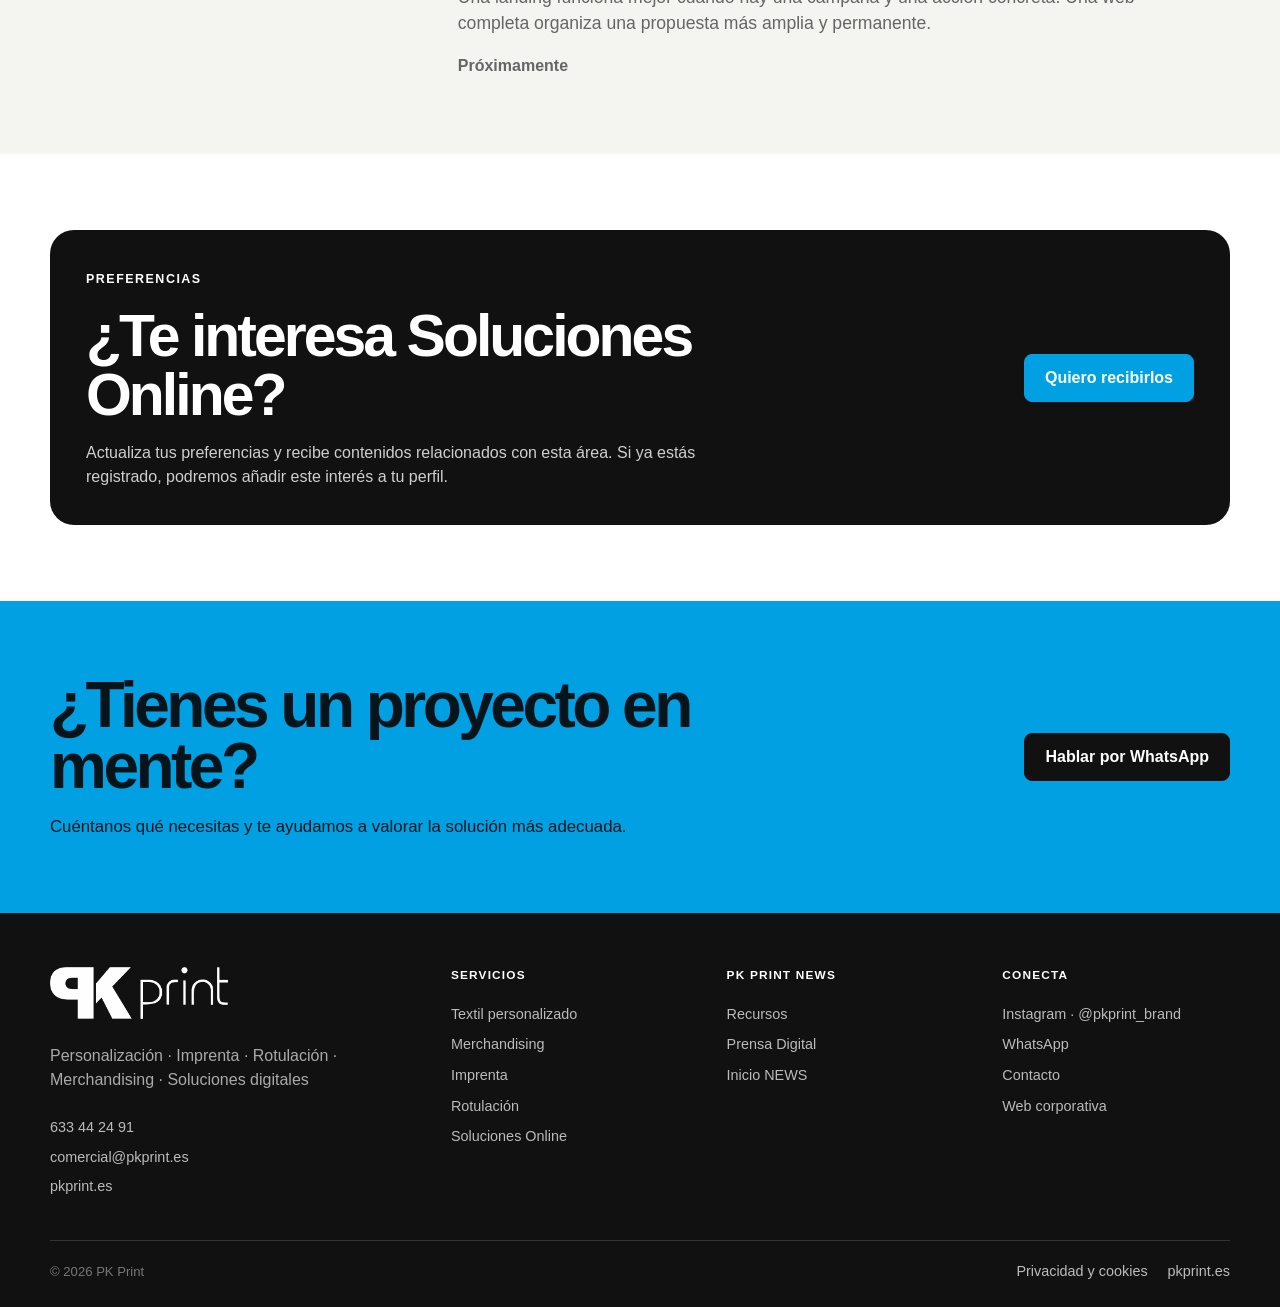
<file: soluciones-online/index.html>
<!DOCTYPE html>
<html lang="es">
<head>
  <meta charset="UTF-8">
  <meta name="viewport" content="width=device-width, initial-scale=1.0">
  <meta name="description" content="Web, formularios, QR, automatizaciones y pequeñas soluciones digitales pensadas para resolver necesidades concretas.">
  <title>PK Print NEWS · Soluciones Online</title>
    <link rel="icon" type="image/png" href="../img/favicon-news.png?v=2">
<link rel="stylesheet" href="../section.css">
</head>
<body>
  <header class="news-header">
    <div class="container header-row">
      <a class="brand brand-news" href="../" aria-label="PK Print News">
        <img
          src="../img/logo-pk-news.jpg"
          alt="PK"
          class="brand-mark-img"
        >
        <span class="brand-name">PRINT NEWS</span>
      </a>
      <nav class="news-nav" id="news-navigation" aria-label="Secciones NEWS">
        <a href="../textil/" class="">Textil</a>
        <a href="../merchandising/" class="">Merchandising</a>
        <a href="../imprenta/" class="">Imprenta</a>
        <a href="../rotulacion/" class="">Rotulación</a>
        <a href="../soluciones-online/" class="active">Soluciones Online</a>
        <a href="../recursos/" class="">Recursos</a>
        <a href="../prensa-digital/" class="">Prensa Digital</a>
      </nav>
      <button class="news-menu-toggle" type="button" aria-expanded="false" aria-controls="news-navigation">Menú</button>
      <a class="corporate-link" data-site-website href="https://pkprint.es">Ir a pkprint.es</a>
    </div>
  </header>

  <main>
    <section class="section-hero">
      <div class="container section-hero-grid">
        <div>
          <span class="eyebrow">NEWS · SOLUCIONES ONLINE</span>
          <h1>Herramientas digitales que conectan tu negocio con tus clientes.</h1>
          <p>Web, formularios, QR, automatizaciones y pequeñas soluciones digitales pensadas para resolver necesidades concretas.</p>
          <div class="hero-actions">
            <a class="btn btn-dark" href="#ultimo">Ver contenidos</a>
            <a class="btn btn-outline" href="../?interest=Soluciones%20Online#suscripcion">Recibir novedades</a>
          </div>
        </div>
        <div class="hero-image-wrap">
          <img class="hero-image" src="../img/online.jpg" alt="Soluciones Online">
        </div>
      </div>
    </section>

    <section class="section-block white" id="ultimo">
      <div class="container">
        <div class="section-heading">
          <div>
            <span class="eyebrow">LO ÚLTIMO</span>
            <h2 class="section-title">Contenido para decidir mejor.</h2>
          </div>
          <p class="section-kicker">Guías, ideas y criterios prácticos para entender mejor cada proyecto antes de producirlo.</p>
        </div>
        <div class="latest-grid">
          <article class="article-card">
          <span class="article-index">01</span>
          <h3>Una web debe resolver, no solo estar</h3>
          <p>Qué debería conseguir una web corporativa más allá de verse bien.</p>
          <span class="article-link is-placeholder">Próximamente</span>
        </article>
<article class="article-card">
          <span class="article-index">02</span>
          <h3>Formularios que ahorran tiempo</h3>
          <p>Cómo ordenar solicitudes y presupuestos antes de que lleguen a tu equipo.</p>
          <span class="article-link is-placeholder">Próximamente</span>
        </article>
<article class="article-card">
          <span class="article-index">03</span>
          <h3>QR y conexiones físico-digitales</h3>
          <p>Cómo llevar al usuario desde un soporte impreso a una acción online.</p>
          <span class="article-link is-placeholder">Próximamente</span>
        </article>
        </div>
      </div>
    </section>

    <section class="section-block">
      <div class="container feature">
        <div class="feature-mark" aria-hidden="true"></div>
        <div class="feature-copy">
          <span class="eyebrow">GUÍA DESTACADA</span>
          <h2>Digitalizar no significa complicar.</h2>
          <p>Las mejores soluciones online son las que reducen pasos, organizan información y facilitan la relación con el cliente.</p>
          <span class="btn btn-dark is-placeholder">Próximamente</span>
        </div>
      </div>
    </section>

    <section class="section-block soft">
      <div class="container">
        <div class="section-heading">
          <div>
            <span class="eyebrow">IDEAS PARA TU NEGOCIO</span>
            <h2 class="section-title">Aplicaciones que pueden tener sentido.</h2>
          </div>
        </div>
        <div class="idea-grid">
          <div class="idea-card">Landing específica para una campaña o servicio.</div>
<div class="idea-card">Formularios de presupuesto adaptados al tipo de proyecto.</div>
<div class="idea-card">QR conectados con cartas, catálogos, instrucciones o promociones.</div>
<div class="idea-card">Automatizar pequeños procesos repetitivos.</div>
        </div>
      </div>
    </section>

    <section class="section-block white">
      <div class="container">
        <div class="section-heading">
          <div>
            <span class="eyebrow">CASOS Y APLICACIONES</span>
            <h2 class="section-title">Así puede aplicarse.</h2>
          </div>
          <p class="section-kicker">No se trata de vender un producto aislado, sino de elegir soluciones que encajen con el contexto.</p>
        </div>
        <div class="case-grid">
          <article class="case-card">
          <span>Aplicación</span>
          <h3>Restauración</h3>
          <p>Carta online, reservas, QR y actualización de contenidos.</p>
        </article>
<article class="case-card">
          <span>Aplicación</span>
          <h3>Empresas</h3>
          <p>Landing, formularios y captación de solicitudes.</p>
        </article>
<article class="case-card">
          <span>Aplicación</span>
          <h3>Comercio</h3>
          <p>Promociones, páginas de campaña y conexión con canales físicos.</p>
        </article>
        </div>
      </div>
    </section>

    <section class="section-block">
      <div class="container explain">
        <div class="explain-badge">PK<br>EXPLICA</div>
        <div class="explain-copy">
          <span class="eyebrow">CONOCIMIENTO PRÁCTICO</span>
          <h2>¿Landing o página web completa?</h2>
          <p>Una landing funciona mejor cuando hay una campaña y una acción concreta. Una web completa organiza una propuesta más amplia y permanente.</p>
          <span class="article-link is-placeholder">Próximamente</span>
        </div>
      </div>
    </section>

    <section class="section-block white">
      <div class="container">
        <div class="preference-card">
          <div>
            <span class="eyebrow">PREFERENCIAS</span>
            <h2>¿Te interesa Soluciones Online?</h2>
            <p>Actualiza tus preferencias y recibe contenidos relacionados con esta área. Si ya estás registrado, podremos añadir este interés a tu perfil.</p>
          </div>
          <div class="preference-actions">
            <a class="btn btn-blue" href="../?interest=Soluciones%20Online#suscripcion">Quiero recibirlos</a>
          </div>
        </div>
      </div>
    </section>

    <section class="cta">
      <div class="container cta-grid">
        <div>
          <h2>¿Tienes un proyecto en mente?</h2>
          <p>Cuéntanos qué necesitas y te ayudamos a valorar la solución más adecuada.</p>
        </div>
        <div class="cta-actions">
          <a class="btn btn-dark" href="https://wa.me/34633442491?text=Hola%20PK%20Print%2C%20quiero%20m%C3%A1s%20informaci%C3%B3n">Hablar por WhatsApp</a>
        </div>
      </div>
    </section>
  </main>

  <footer class="site-footer">
    <div class="container footer-grid">

      <div class="footer-brand">
        <a data-site-website href="https://pkprint.es" class="footer-logo-link" aria-label="PK Print">
          <img
            src="../img/logo-pkprint-blanco.png"
            alt="PK Print"
            class="footer-logo-img"
          >
        </a>

        <p>
          Personalización · Imprenta · Rotulación · Merchandising · Soluciones digitales
        </p>

        <div class="footer-contact">
          <a href="tel:+34633442491">633 44 24 91</a>
          <a data-site-email href="mailto:comercial@pkprint.es">comercial@pkprint.es</a>
          <a data-site-website href="https://pkprint.es">pkprint.es</a>
        </div>
      </div>

      <div class="footer-column">
        <span class="footer-title">SERVICIOS</span>
        <a href="../textil/">Textil personalizado</a>
        <a href="../merchandising/">Merchandising</a>
        <a href="../imprenta/">Imprenta</a>
        <a href="../rotulacion/">Rotulación</a>
        <a href="../soluciones-online/">Soluciones Online</a>
      </div>

      <div class="footer-column">
        <span class="footer-title">PK PRINT NEWS</span>
        <a href="../recursos/">Recursos</a>
        <a href="../prensa-digital/">Prensa Digital</a>
        <a href="../">Inicio NEWS</a>
      </div>

      <div class="footer-column">
        <span class="footer-title">CONECTA</span>

        <a
          href="https://www.instagram.com/pkprint_brand"
          target="_blank"
          rel="noopener"
        >
          Instagram · @pkprint_brand
        </a>

        <a
          href="https://wa.me/34633442491?text=Hola%20PK%20Print%2C%20quiero%20informaci%C3%B3n"
          target="_blank"
          rel="noopener"
        >
          WhatsApp
        </a>

        <a href="../#contacto">Contacto</a>
        <a data-site-website href="https://pkprint.es">Web corporativa</a>
      </div>

    </div>

    <div class="container footer-bottom">
      <span>© <span id="year"></span> PK Print</span>

      <div class="footer-legal">
        <a href="https://pkprint.es/privacy-cookie-policy/">Privacidad y cookies</a>
        <a data-site-website href="https://pkprint.es">pkprint.es</a>
      </div>
    </div>
  </footer>

  <script src="../site-config.js"></script>
  <script src="../section.js"></script>
</body>
</html>
</file>
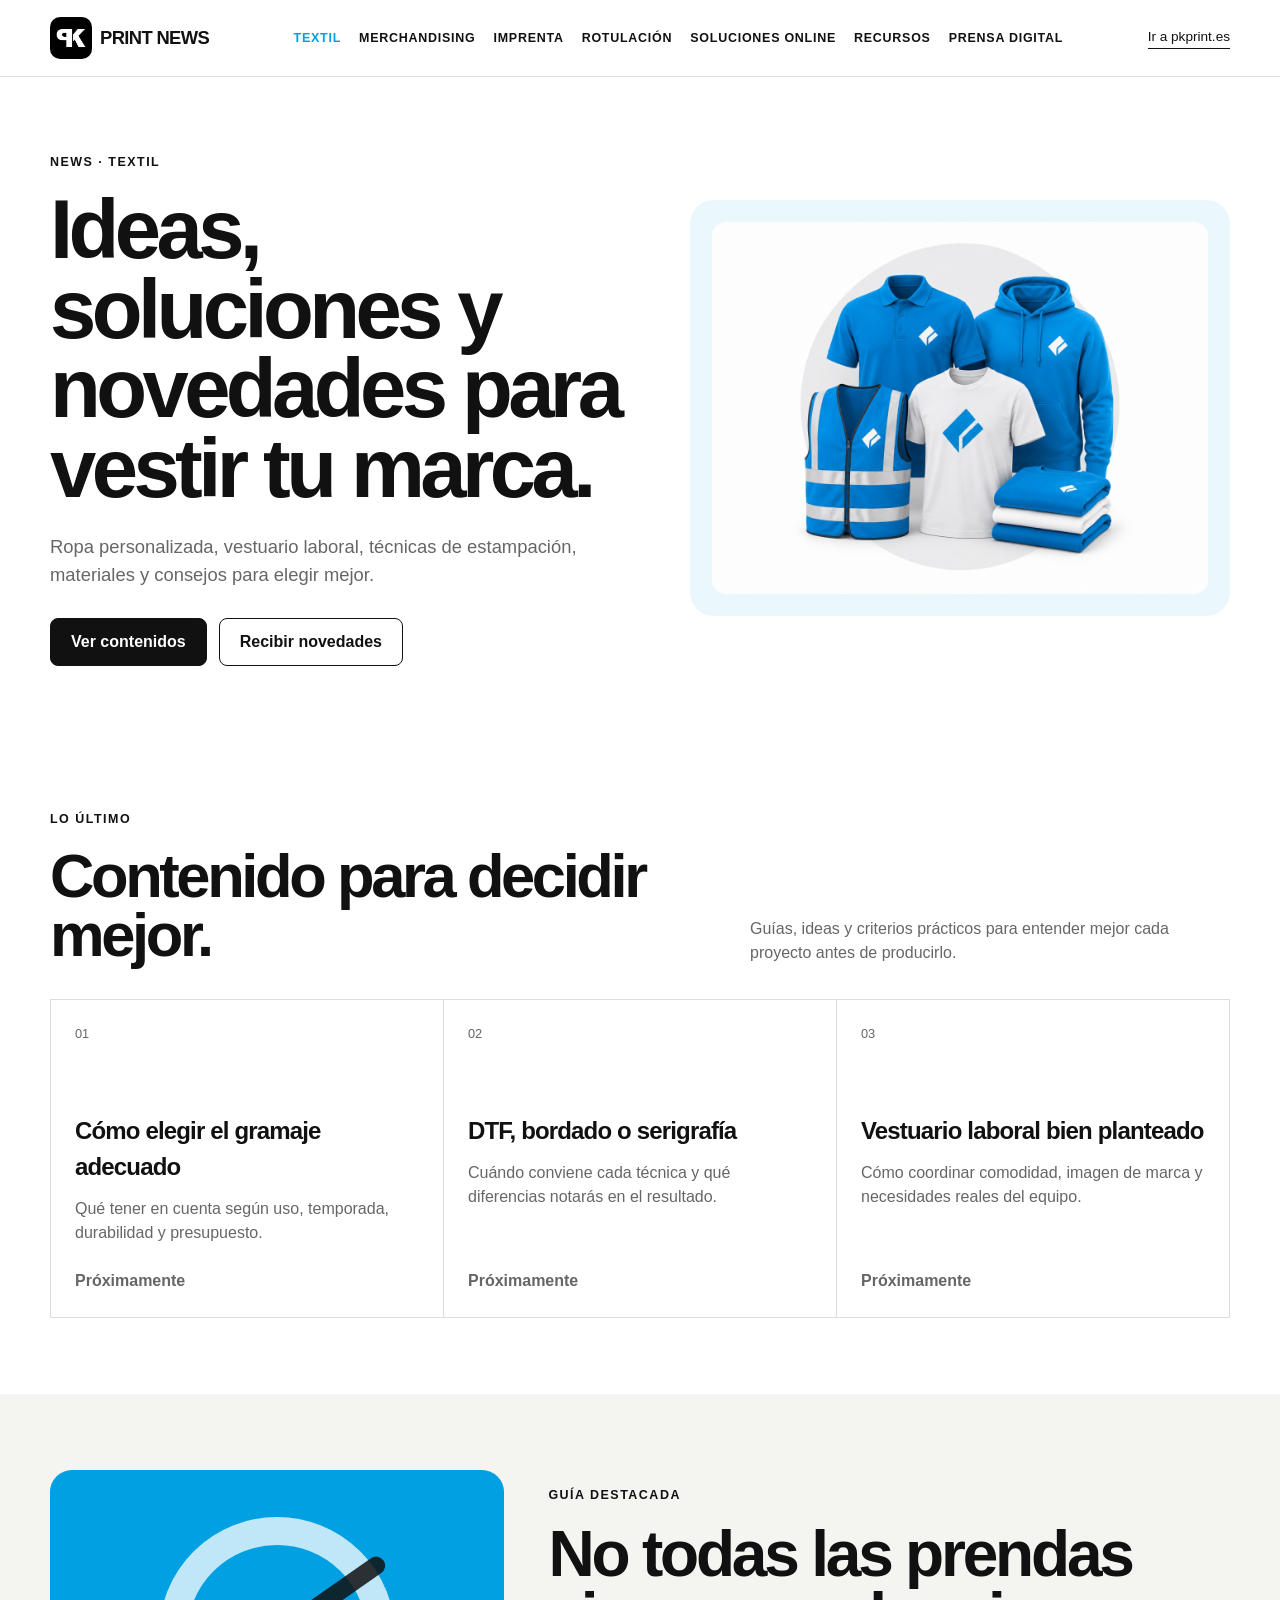
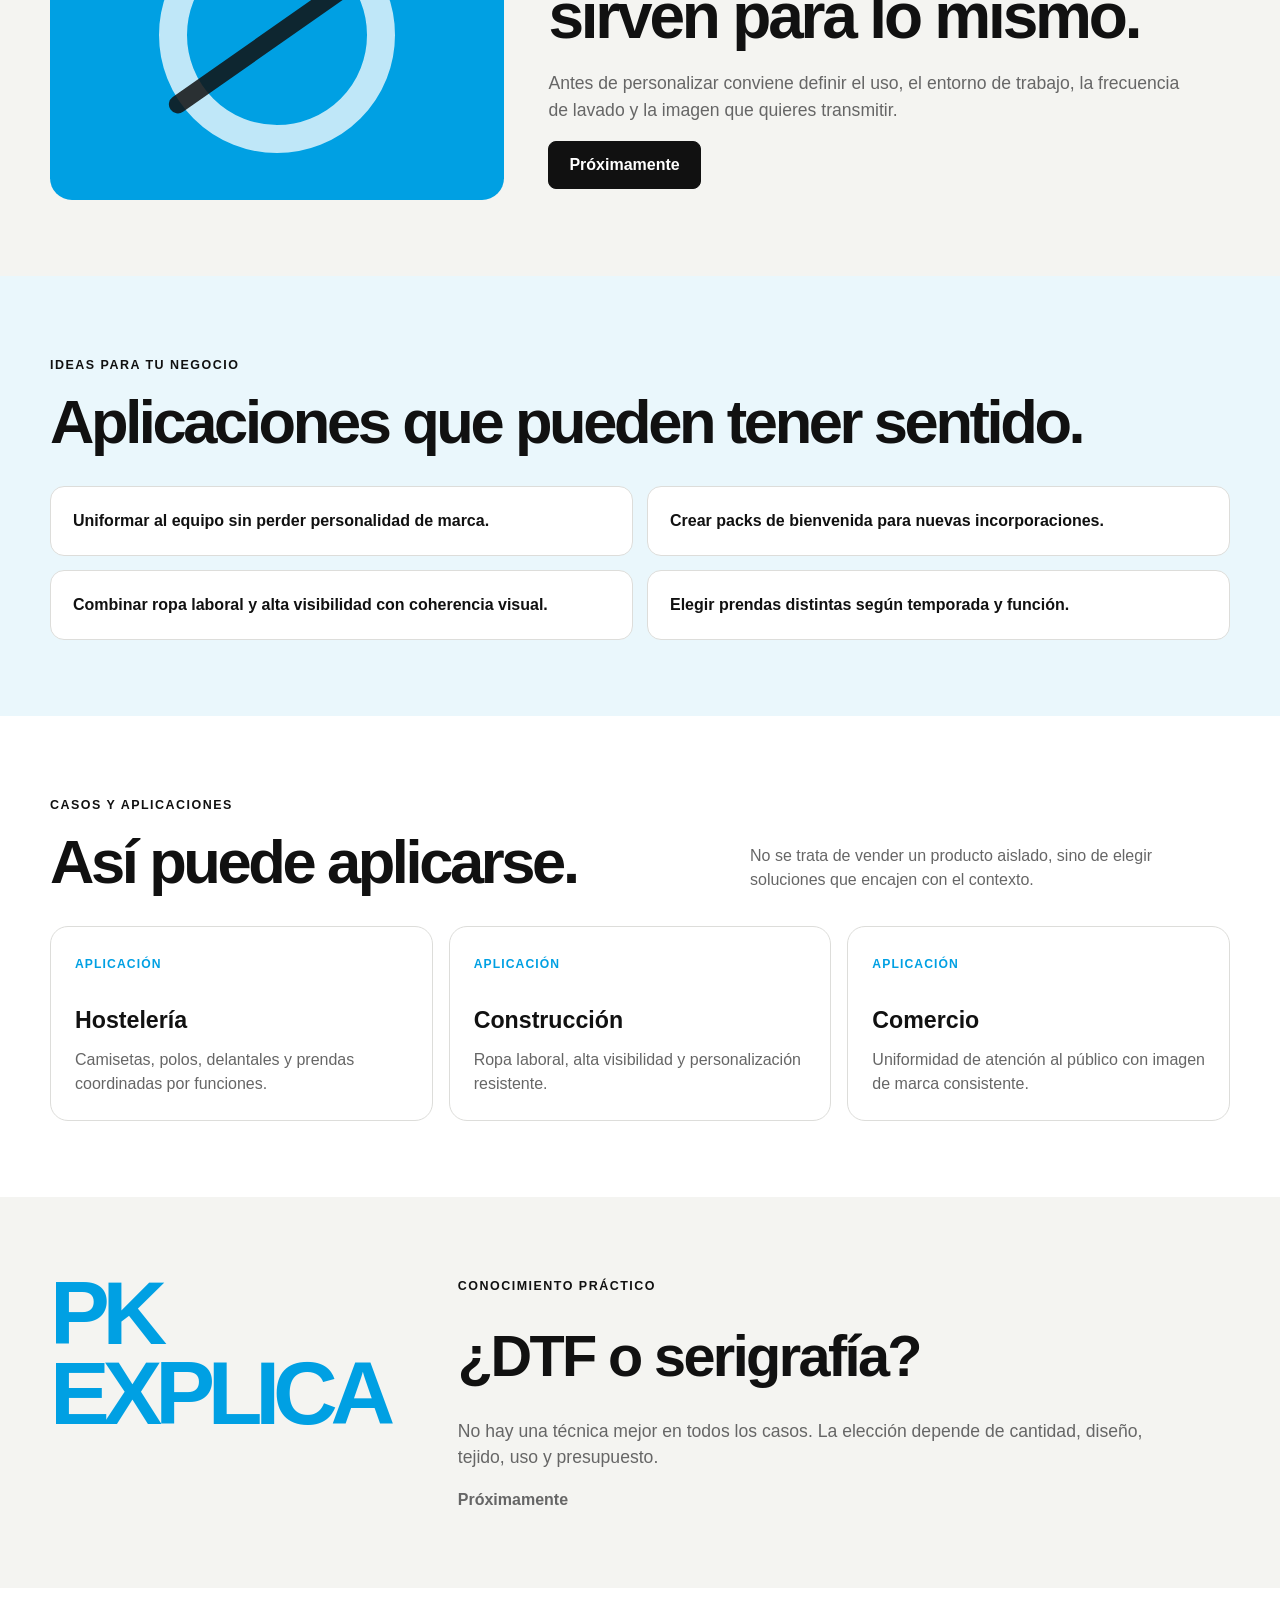
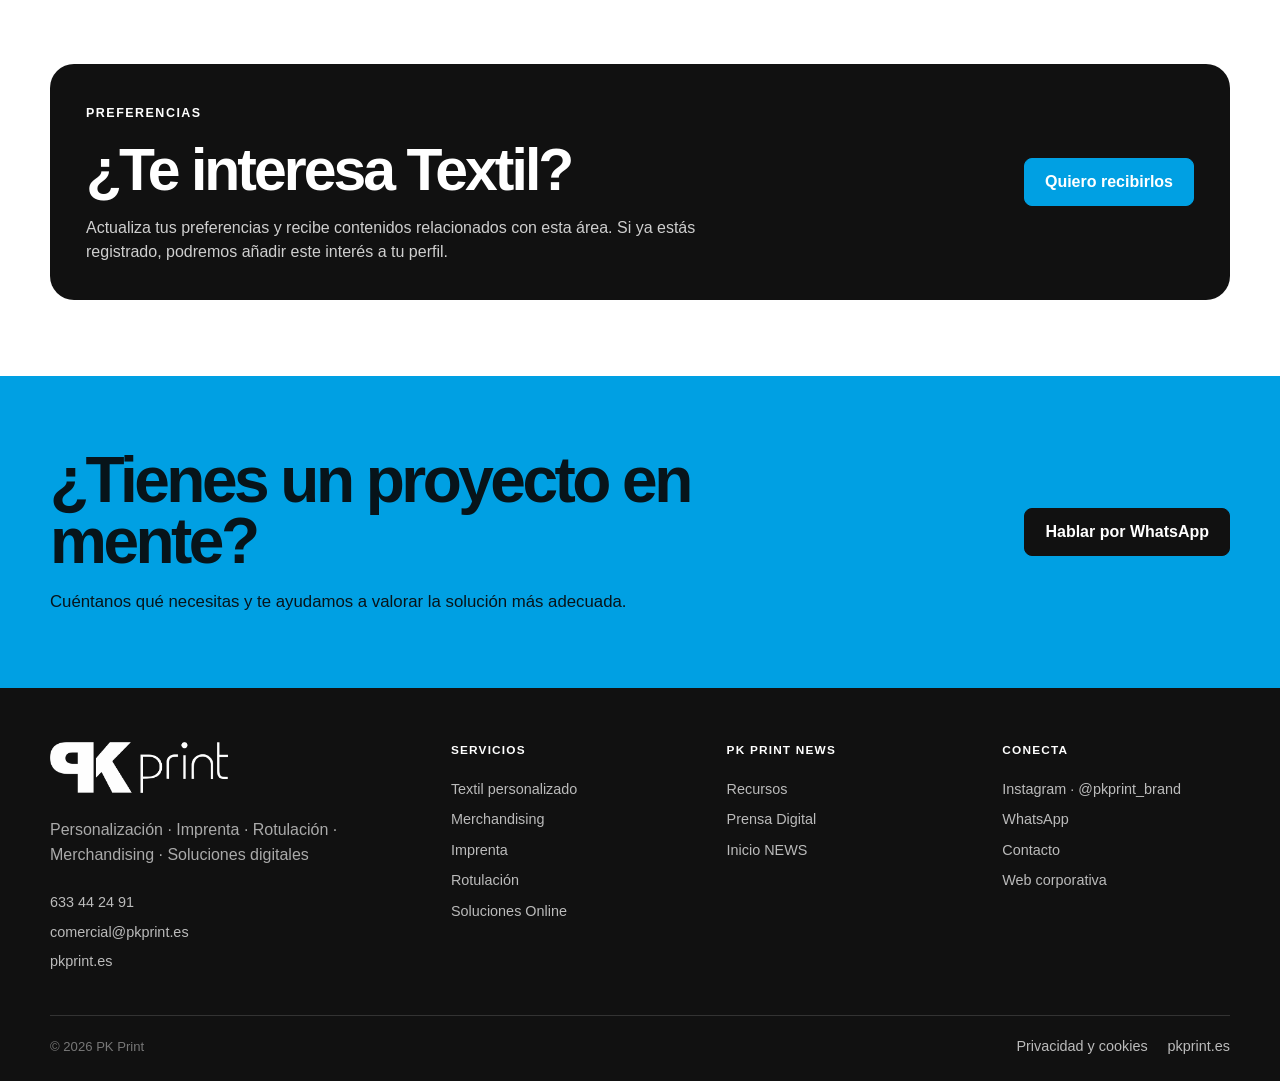
<file: textil/index.html>
<!DOCTYPE html>
<html lang="es">
<head>
  <meta charset="UTF-8">
  <meta name="viewport" content="width=device-width, initial-scale=1.0">
  <meta name="description" content="Ropa personalizada, vestuario laboral, técnicas de estampación, materiales y consejos para elegir mejor.">
  <title>PK Print NEWS · Textil</title>
  <link rel="icon" type="image/png" href="../img/favicon-news.png?v=2">
  <link rel="stylesheet" href="../section.css">
</head>
<body>
  <header class="news-header">
    <div class="container header-row">
      <a class="brand brand-news" href="../" aria-label="PK Print News">
        <img
          src="../img/logo-pk-news.jpg"
          alt="PK"
          class="brand-mark-img"
        >
        <span class="brand-name">PRINT NEWS</span>
      </a>
      <nav class="news-nav" id="news-navigation" aria-label="Secciones NEWS">
        <a href="../textil/" class="active">Textil</a>
        <a href="../merchandising/" class="">Merchandising</a>
        <a href="../imprenta/" class="">Imprenta</a>
        <a href="../rotulacion/" class="">Rotulación</a>
        <a href="../soluciones-online/" class="">Soluciones Online</a>
        <a href="../recursos/" class="">Recursos</a>
        <a href="../prensa-digital/" class="">Prensa Digital</a>
      </nav>
      <button class="news-menu-toggle" type="button" aria-expanded="false" aria-controls="news-navigation">Menú</button>
      <a class="corporate-link" data-site-website href="https://pkprint.es">Ir a pkprint.es</a>
    </div>
  </header>

  <main>
    <section class="section-hero">
      <div class="container section-hero-grid">
        <div>
          <span class="eyebrow">NEWS · TEXTIL</span>
          <h1>Ideas, soluciones y novedades para vestir tu marca.</h1>
          <p>Ropa personalizada, vestuario laboral, técnicas de estampación, materiales y consejos para elegir mejor.</p>
          <div class="hero-actions">
            <a class="btn btn-dark" href="#ultimo">Ver contenidos</a>
            <a class="btn btn-outline" href="../?interest=Textil%20personalizado%20%2F%20Ropa%20laboral#suscripcion">Recibir novedades</a>
          </div>
        </div>
        <div class="hero-image-wrap">
          <img class="hero-image" src="../img/textil.jpg" alt="Textil">
        </div>
      </div>
    </section>

    <section class="section-block white" id="ultimo">
      <div class="container">
        <div class="section-heading">
          <div>
            <span class="eyebrow">LO ÚLTIMO</span>
            <h2 class="section-title">Contenido para decidir mejor.</h2>
          </div>
          <p class="section-kicker">Guías, ideas y criterios prácticos para entender mejor cada proyecto antes de producirlo.</p>
        </div>
        <div class="latest-grid">
          <article class="article-card">
          <span class="article-index">01</span>
          <h3>Cómo elegir el gramaje adecuado</h3>
          <p>Qué tener en cuenta según uso, temporada, durabilidad y presupuesto.</p>
          <span class="article-link is-placeholder">Próximamente</span>
        </article>
<article class="article-card">
          <span class="article-index">02</span>
          <h3>DTF, bordado o serigrafía</h3>
          <p>Cuándo conviene cada técnica y qué diferencias notarás en el resultado.</p>
          <span class="article-link is-placeholder">Próximamente</span>
        </article>
<article class="article-card">
          <span class="article-index">03</span>
          <h3>Vestuario laboral bien planteado</h3>
          <p>Cómo coordinar comodidad, imagen de marca y necesidades reales del equipo.</p>
          <span class="article-link is-placeholder">Próximamente</span>
        </article>
        </div>
      </div>
    </section>

    <section class="section-block">
      <div class="container feature">
        <div class="feature-mark" aria-hidden="true"></div>
        <div class="feature-copy">
          <span class="eyebrow">GUÍA DESTACADA</span>
          <h2>No todas las prendas sirven para lo mismo.</h2>
          <p>Antes de personalizar conviene definir el uso, el entorno de trabajo, la frecuencia de lavado y la imagen que quieres transmitir.</p>
          <span class="btn btn-dark is-placeholder">Próximamente</span>
        </div>
      </div>
    </section>

    <section class="section-block soft">
      <div class="container">
        <div class="section-heading">
          <div>
            <span class="eyebrow">IDEAS PARA TU NEGOCIO</span>
            <h2 class="section-title">Aplicaciones que pueden tener sentido.</h2>
          </div>
        </div>
        <div class="idea-grid">
          <div class="idea-card">Uniformar al equipo sin perder personalidad de marca.</div>
<div class="idea-card">Crear packs de bienvenida para nuevas incorporaciones.</div>
<div class="idea-card">Combinar ropa laboral y alta visibilidad con coherencia visual.</div>
<div class="idea-card">Elegir prendas distintas según temporada y función.</div>
        </div>
      </div>
    </section>

    <section class="section-block white">
      <div class="container">
        <div class="section-heading">
          <div>
            <span class="eyebrow">CASOS Y APLICACIONES</span>
            <h2 class="section-title">Así puede aplicarse.</h2>
          </div>
          <p class="section-kicker">No se trata de vender un producto aislado, sino de elegir soluciones que encajen con el contexto.</p>
        </div>
        <div class="case-grid">
          <article class="case-card">
          <span>Aplicación</span>
          <h3>Hostelería</h3>
          <p>Camisetas, polos, delantales y prendas coordinadas por funciones.</p>
        </article>
<article class="case-card">
          <span>Aplicación</span>
          <h3>Construcción</h3>
          <p>Ropa laboral, alta visibilidad y personalización resistente.</p>
        </article>
<article class="case-card">
          <span>Aplicación</span>
          <h3>Comercio</h3>
          <p>Uniformidad de atención al público con imagen de marca consistente.</p>
        </article>
        </div>
      </div>
    </section>

    <section class="section-block">
      <div class="container explain">
        <div class="explain-badge">PK<br>EXPLICA</div>
        <div class="explain-copy">
          <span class="eyebrow">CONOCIMIENTO PRÁCTICO</span>
          <h2>¿DTF o serigrafía?</h2>
          <p>No hay una técnica mejor en todos los casos. La elección depende de cantidad, diseño, tejido, uso y presupuesto.</p>
          <span class="article-link is-placeholder">Próximamente</span>
        </div>
      </div>
    </section>

    <section class="section-block white">
      <div class="container">
        <div class="preference-card">
          <div>
            <span class="eyebrow">PREFERENCIAS</span>
            <h2>¿Te interesa Textil?</h2>
            <p>Actualiza tus preferencias y recibe contenidos relacionados con esta área. Si ya estás registrado, podremos añadir este interés a tu perfil.</p>
          </div>
          <div class="preference-actions">
            <a class="btn btn-blue" href="../?interest=Textil%20personalizado%20%2F%20Ropa%20laboral#suscripcion">Quiero recibirlos</a>
          </div>
        </div>
      </div>
    </section>

    <section class="cta">
      <div class="container cta-grid">
        <div>
          <h2>¿Tienes un proyecto en mente?</h2>
          <p>Cuéntanos qué necesitas y te ayudamos a valorar la solución más adecuada.</p>
        </div>
        <div class="cta-actions">
          <a class="btn btn-dark" href="https://wa.me/34633442491?text=Hola%20PK%20Print%2C%20quiero%20m%C3%A1s%20informaci%C3%B3n">Hablar por WhatsApp</a>
        </div>
      </div>
    </section>
  </main>

  <footer class="site-footer">
    <div class="container footer-grid">

      <div class="footer-brand">
        <a data-site-website href="https://pkprint.es" class="footer-logo-link" aria-label="PK Print">
          <img
            src="../img/logo-pkprint-blanco.png"
            alt="PK Print"
            class="footer-logo-img"
          >
        </a>

        <p>
          Personalización · Imprenta · Rotulación · Merchandising · Soluciones digitales
        </p>

        <div class="footer-contact">
          <a href="tel:+34633442491">633 44 24 91</a>
          <a data-site-email href="mailto:comercial@pkprint.es">comercial@pkprint.es</a>
          <a data-site-website href="https://pkprint.es">pkprint.es</a>
        </div>
      </div>

      <div class="footer-column">
        <span class="footer-title">SERVICIOS</span>
        <a href="../textil/">Textil personalizado</a>
        <a href="../merchandising/">Merchandising</a>
        <a href="../imprenta/">Imprenta</a>
        <a href="../rotulacion/">Rotulación</a>
        <a href="../soluciones-online/">Soluciones Online</a>
      </div>

      <div class="footer-column">
        <span class="footer-title">PK PRINT NEWS</span>
        <a href="../recursos/">Recursos</a>
        <a href="../prensa-digital/">Prensa Digital</a>
        <a href="../">Inicio NEWS</a>
      </div>

      <div class="footer-column">
        <span class="footer-title">CONECTA</span>

        <a
          href="https://www.instagram.com/pkprint_brand"
          target="_blank"
          rel="noopener"
        >
          Instagram · @pkprint_brand
        </a>

        <a
          href="https://wa.me/34633442491?text=Hola%20PK%20Print%2C%20quiero%20informaci%C3%B3n"
          target="_blank"
          rel="noopener"
        >
          WhatsApp
        </a>

        <a href="../#contacto">Contacto</a>
        <a data-site-website href="https://pkprint.es">Web corporativa</a>
      </div>

    </div>

    <div class="container footer-bottom">
      <span>© <span id="year"></span> PK Print</span>

      <div class="footer-legal">
        <a href="https://pkprint.es/privacy-cookie-policy/">Privacidad y cookies</a>
        <a data-site-website href="https://pkprint.es">pkprint.es</a>
      </div>
    </div>
  </footer>

  <script src="../site-config.js"></script>
  <script src="../section.js"></script>
</body>
</html>
</file>
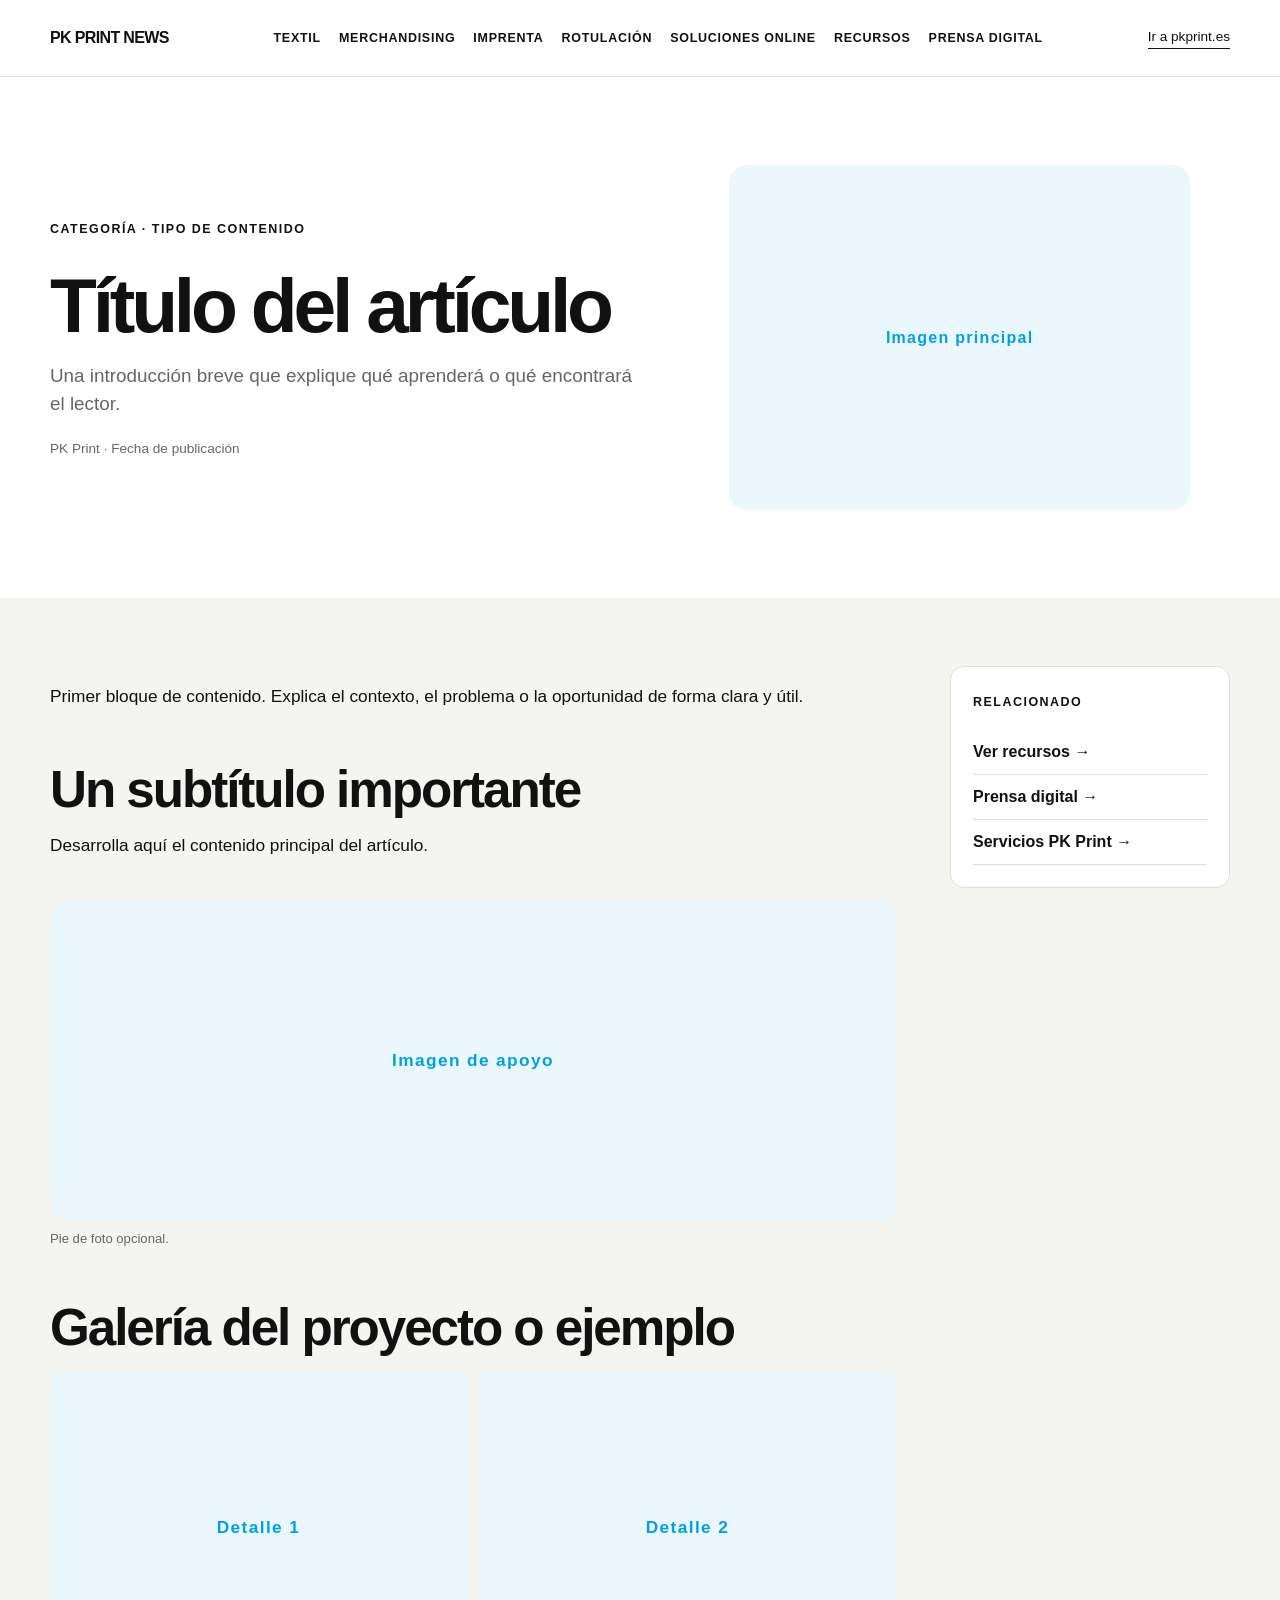
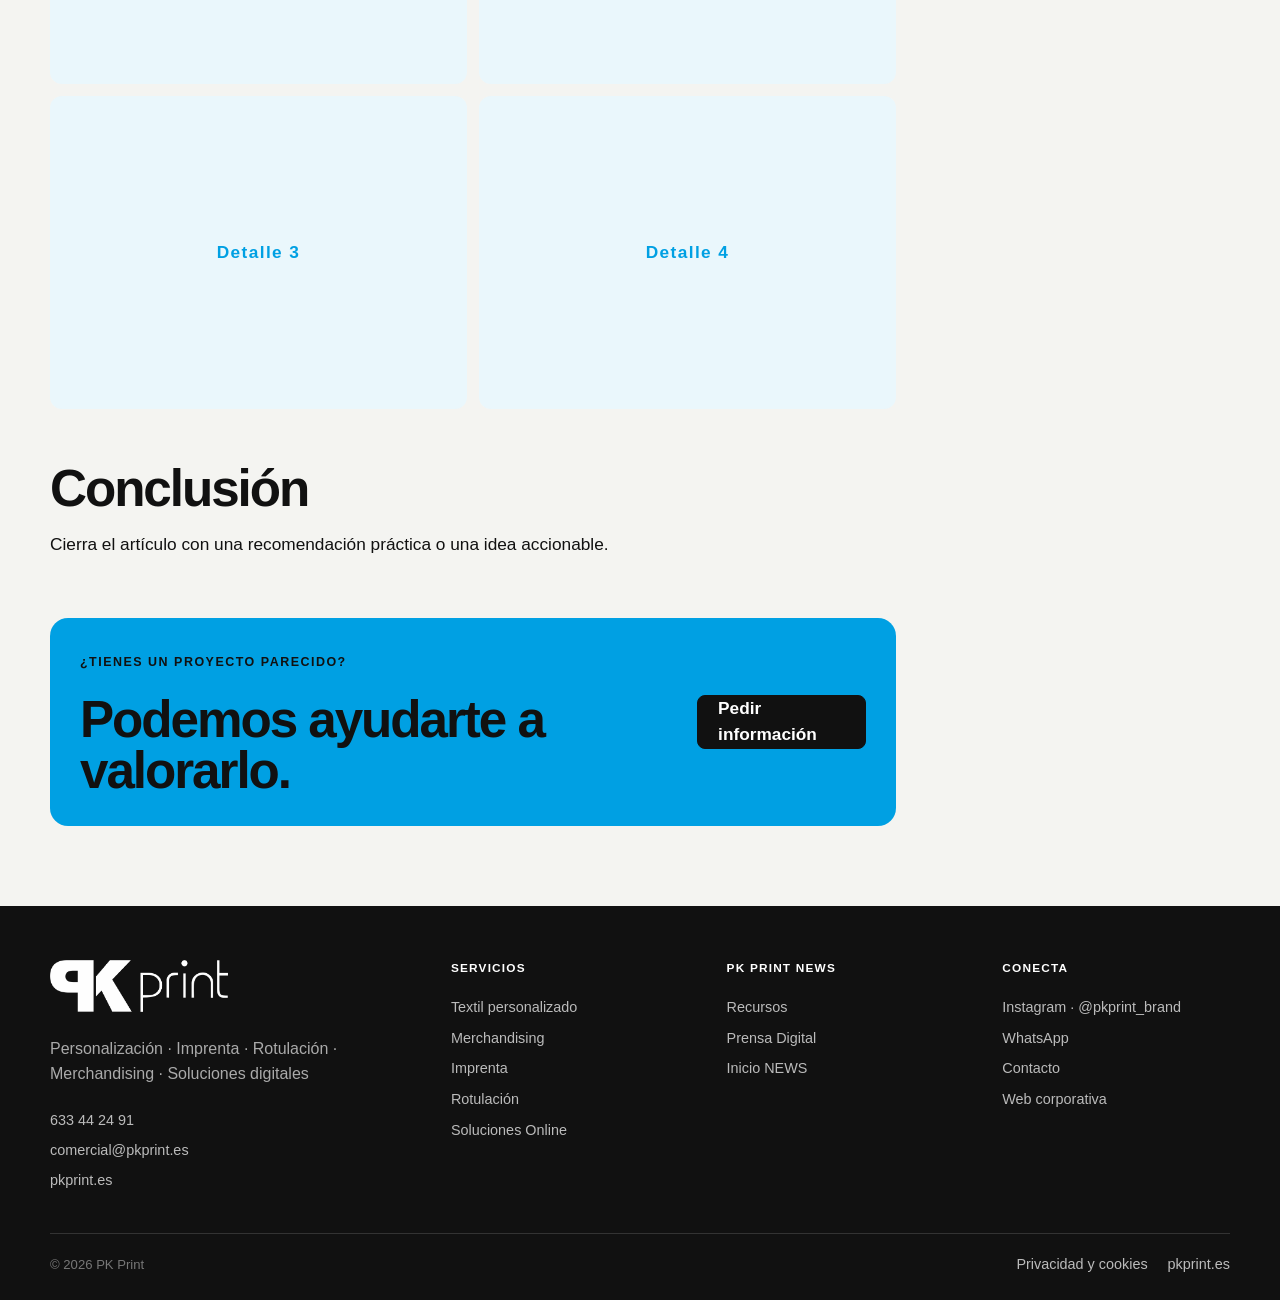
<file: articulos/plantilla/index.html>
<!DOCTYPE html>
<html lang="es">
<head>
  <meta charset="UTF-8">
  <meta name="viewport" content="width=device-width, initial-scale=1.0">
  <title>PK Print NEWS · Plantilla de artículo</title>
  <link rel="icon" type="image/png" href="../../img/favicon-news.png">
  <link rel="stylesheet" href="../../section.css">
</head>
<body>
<header class="news-header">
  <div class="container header-row">
    <a class="brand" href="../../">PK PRINT NEWS</a>
    <nav class="news-nav" id="news-navigation" aria-label="Secciones NEWS">
      <a href="../../textil/">Textil</a>
      <a href="../../merchandising/">Merchandising</a>
      <a href="../../imprenta/">Imprenta</a>
      <a href="../../rotulacion/">Rotulación</a>
      <a href="../../soluciones-online/">Soluciones Online</a>
      <a href="../../recursos/">Recursos</a>
      <a href="../../prensa-digital/">Prensa Digital</a>
    </nav>
    <button class="news-menu-toggle" type="button" aria-expanded="false" aria-controls="news-navigation">Menú</button>
    <a class="corporate-link" data-site-website href="https://pkprint.es">Ir a pkprint.es</a>
  </div>
</header>

<main>
  <article class="article-page">
    <header class="article-hero">
      <div class="container article-hero-grid">
        <div>
          <span class="eyebrow">CATEGORÍA · TIPO DE CONTENIDO</span>
          <h1>Título del artículo</h1>
          <p class="article-lead">Una introducción breve que explique qué aprenderá o qué encontrará el lector.</p>
          <div class="article-meta">PK Print · Fecha de publicación</div>
        </div>
        <figure class="article-main-media">
          <div class="article-media-placeholder placeholder-media" role="img" aria-label="Espacio para la imagen principal">Imagen principal</div>
        </figure>
      </div>
    </header>

    <div class="container article-layout">
      <div class="article-content">
        <p>Primer bloque de contenido. Explica el contexto, el problema o la oportunidad de forma clara y útil.</p>

        <h2>Un subtítulo importante</h2>
        <p>Desarrolla aquí el contenido principal del artículo.</p>

        <figure class="article-inline-image">
          <div class="article-inline-placeholder placeholder-media" role="img" aria-label="Espacio para una imagen de apoyo">Imagen de apoyo</div>
          <figcaption>Pie de foto opcional.</figcaption>
        </figure>

        <h2>Galería del proyecto o ejemplo</h2>
        <div class="article-gallery">
          <div class="article-gallery-placeholder placeholder-media" role="img" aria-label="Espacio para el detalle 1">Detalle 1</div>
          <div class="article-gallery-placeholder placeholder-media" role="img" aria-label="Espacio para el detalle 2">Detalle 2</div>
          <div class="article-gallery-placeholder placeholder-media" role="img" aria-label="Espacio para el detalle 3">Detalle 3</div>
          <div class="article-gallery-placeholder placeholder-media" role="img" aria-label="Espacio para el detalle 4">Detalle 4</div>
        </div>

        <h2>Conclusión</h2>
        <p>Cierra el artículo con una recomendación práctica o una idea accionable.</p>

        <div class="article-cta">
          <div>
            <span class="eyebrow">¿TIENES UN PROYECTO PARECIDO?</span>
            <h2>Podemos ayudarte a valorarlo.</h2>
          </div>
          <a class="btn btn-dark" href="https://wa.me/34633442491?text=Hola%20PK%20Print%2C%20quiero%20informaci%C3%B3n">Pedir información</a>
        </div>
      </div>

      <aside class="article-sidebar">
        <div class="sidebar-box">
          <span class="eyebrow">RELACIONADO</span>
          <a href="../../recursos/">Ver recursos →</a>
          <a href="../../prensa-digital/">Prensa digital →</a>
          <a data-site-website href="https://pkprint.es">Servicios PK Print →</a>
        </div>
      </aside>
    </div>
  </article>
</main>

<footer class="site-footer">
    <div class="container footer-grid">

      <div class="footer-brand">
        <a data-site-website href="https://pkprint.es" class="footer-logo-link" aria-label="PK Print">
          <img
            src="../../img/logo-pkprint-blanco.png"
            alt="PK Print"
            class="footer-logo-img"
          >
        </a>

        <p>
          Personalización · Imprenta · Rotulación · Merchandising · Soluciones digitales
        </p>

        <div class="footer-contact">
          <a href="tel:+34633442491">633 44 24 91</a>
          <a data-site-email href="mailto:comercial@pkprint.es">comercial@pkprint.es</a>
          <a data-site-website href="https://pkprint.es">pkprint.es</a>
        </div>
      </div>

      <div class="footer-column">
        <span class="footer-title">SERVICIOS</span>
        <a href="../../textil/">Textil personalizado</a>
        <a href="../../merchandising/">Merchandising</a>
        <a href="../../imprenta/">Imprenta</a>
        <a href="../../rotulacion/">Rotulación</a>
        <a href="../../soluciones-online/">Soluciones Online</a>
      </div>

      <div class="footer-column">
        <span class="footer-title">PK PRINT NEWS</span>
        <a href="../../recursos/">Recursos</a>
        <a href="../../prensa-digital/">Prensa Digital</a>
        <a href="../../">Inicio NEWS</a>
      </div>

      <div class="footer-column">
        <span class="footer-title">CONECTA</span>

        <a
          href="https://www.instagram.com/pkprint_brand"
          target="_blank"
          rel="noopener"
        >
          Instagram · @pkprint_brand
        </a>

        <a
          href="https://wa.me/34633442491?text=Hola%20PK%20Print%2C%20quiero%20informaci%C3%B3n"
          target="_blank"
          rel="noopener"
        >
          WhatsApp
        </a>

        <a href="../../#contacto">Contacto</a>
        <a data-site-website href="https://pkprint.es">Web corporativa</a>
      </div>

    </div>

    <div class="container footer-bottom">
      <span>© <span id="year"></span> PK Print</span>

      <div class="footer-legal">
        <a href="https://pkprint.es/privacy-cookie-policy/">Privacidad y cookies</a>
        <a data-site-website href="https://pkprint.es">pkprint.es</a>
      </div>
    </div>
  </footer>
<script src="../../site-config.js"></script>
<script src="../../section.js"></script>
</body>
</html>
</file>
<file: styles.css>
:root {
  --bg: #f4f4f1;
  --surface: #ffffff;
  --text: #111111;
  --muted: #666666;
  --line: #ddddda;
  --accent: #00A0E3;
  --accent-dark: #007bb0;
  --dark: #111111;
  --success: #127a42;
  --error: #b3261e;
  --max: 1180px;
}

* { box-sizing: border-box; }

html { scroll-behavior: smooth; }

body {
  margin: 0;
  font-family: Arial, Helvetica, sans-serif;
  color: var(--text);
  background: var(--bg);
  line-height: 1.5;
}

a { color: inherit; }

.container {
  width: min(calc(100% - 40px), var(--max));
  margin: 0 auto;
}

.site-header {
  background: var(--surface);
  border-bottom: 1px solid var(--line);
  position: sticky;
  top: 0;
  z-index: 10;
}

.header-inner {
  min-height: 76px;
  display: flex;
  align-items: center;
  justify-content: space-between;
  gap: 24px;
}

.brand {
  display: inline-flex;
  align-items: center;
  gap: 8px;
  text-decoration: none;
  font-weight: 800;
  letter-spacing: -0.04em;
}

.brand-mark {
  display: grid;
  place-items: center;
  width: 42px;
  height: 42px;
  border-radius: 10px;
  background: var(--dark);
  color: #fff;
}

.brand-name { font-size: 1.15rem; }

.header-link {
  font-size: 0.9rem;
  text-decoration: none;
  border-bottom: 1px solid currentColor;
}

.hero { padding: 72px 0 64px; }

.hero-grid {
  display: grid;
  grid-template-columns: minmax(0, 1.35fr) minmax(320px, 0.65fr);
  gap: 32px;
  align-items: stretch;
}

.hero-copy { padding: 34px 0; }

.eyebrow {
  display: inline-block;
  margin-bottom: 18px;
  font-size: 0.78rem;
  font-weight: 800;
  letter-spacing: 0.12em;
  text-transform: uppercase;
}

h1, h2, h3, p { margin-top: 0; }

h1 {
  max-width: 820px;
  margin-bottom: 24px;
  font-size: clamp(3rem, 7vw, 6.5rem);
  line-height: 0.94;
  letter-spacing: -0.065em;
}

.hero-lead {
  max-width: 760px;
  margin-bottom: 28px;
  color: var(--muted);
  font-size: clamp(1.05rem, 2vw, 1.35rem);
}

.chips {
  display: flex;
  flex-wrap: wrap;
  gap: 9px;
  margin: 0 0 32px;
}

.chips a {
  padding: 8px 12px;
  border-radius: 999px;
  background: var(--dark);
  color: #fff;
  font-size: 0.78rem;
  font-weight: 700;
  text-transform: uppercase;
}

.chips a {
  text-decoration: none;
  transition: background .2s ease, transform .2s ease;
}

.chips a:hover {
  background: #00A0E3;
  transform: translateY(-1px);
}

.hero-actions {
  display: flex;
  flex-wrap: wrap;
  gap: 12px;
}

.btn {
  display: inline-flex;
  min-height: 48px;
  align-items: center;
  justify-content: center;
  padding: 0 20px;
  border: 1px solid var(--dark);
  border-radius: 8px;
  text-decoration: none;
  font-weight: 700;
  transition: transform .18s ease, opacity .18s ease, background .18s ease;
  cursor: pointer;
}

.btn:hover { transform: translateY(-2px); }

.btn-primary {
  background: var(--dark);
  color: #fff;
}

.btn-primary:hover {
  background: var(--accent);
  border-color: var(--accent);
}

.btn-secondary { background: transparent; }

.hero-card {
  position: relative;
  overflow: hidden;
  padding: 34px;
  border-radius: 22px;
  background: var(--accent);
  min-height: 100%;
}

.card-number {
  position: absolute;
  top: -28px;
  right: 12px;
  color: rgba(255,255,255,.28);
  font-size: 9rem;
  font-weight: 900;
  line-height: 1;
}

.card-kicker {
  position: relative;
  margin-bottom: 60px;
  font-size: .78rem;
  font-weight: 800;
  letter-spacing: .12em;
}

.hero-card h2 {
  position: relative;
  font-size: clamp(2rem, 4vw, 3.4rem);
  line-height: 1;
  letter-spacing: -0.045em;
}

.card-line {
  height: 1px;
  margin: 26px 0;
  background: rgba(0,0,0,.25);
}

.small { font-size: .9rem; }

.services {
  padding: 72px 0;
  background: var(--surface);
}

.section-heading {
  max-width: 780px;
  margin-bottom: 34px;
}

.section-heading h2,
.contact h2,
.subscribe h2 {
  font-size: clamp(2.2rem, 5vw, 4rem);
  line-height: 1;
  letter-spacing: -0.045em;
}

.service-grid {
  display: grid;
  grid-template-columns: repeat(5, 1fr);
  border-top: 1px solid var(--line);
  border-left: 1px solid var(--line);
}

.service-card {
  min-height: 260px;
  padding: 24px;
  border-right: 1px solid var(--line);
  border-bottom: 1px solid var(--line);
}

.service-index {
  display: block;
  margin-bottom: 70px;
  color: var(--muted);
  font-size: .8rem;
}

.service-card h3 {
  font-size: 1.3rem;
  letter-spacing: -0.03em;
}

.service-card p {
  color: var(--muted);
  font-size: .94rem;
}

.subscribe {
  padding: 78px 0;
  background: #eef8fc;
  border-top: 1px solid #d4eef8;
  border-bottom: 1px solid #d4eef8;
}

.subscribe-grid {
  display: grid;
  grid-template-columns: minmax(0, .9fr) minmax(0, 1.1fr);
  gap: 48px;
  align-items: stretch;
}

.subscribe-copy {
  position: sticky;
  top: 108px;
}

.subscribe-lead {
  max-width: 560px;
  color: var(--muted);
  font-size: 1.08rem;
}

.subscribe-points {
  display: grid;
  gap: 14px;
  margin-top: 32px;
}

.subscribe-points div {
  padding: 16px 0;
  border-top: 1px solid #cfe9f4;
}

.subscribe-points strong {
  display: block;
  margin-bottom: 4px;
}

.subscribe-points span {
  color: var(--muted);
  font-size: .95rem;
}

.form-card {
  min-width: 0;
  padding: 0;
  background: transparent;
}

.mailrelay-embed {
  width: 100%;
  height: 100%;
  overflow: hidden;
  border-radius: 22px;
  background: var(--surface);
  box-shadow: 0 18px 45px rgba(0, 67, 96, .08);
}

.mailrelay-embed .ipz-iframe {
  display: block;
  width: 100%;
  height: 100%;
  border: 0;
}

.form-grid {
  display: grid;
  grid-template-columns: 1fr 1fr;
  gap: 16px;
}

.field { margin-bottom: 18px; }

.field label,
.interests legend {
  display: block;
  margin-bottom: 8px;
  font-size: .9rem;
  font-weight: 700;
}

input[type="text"],
input[type="email"],
select {
  width: 100%;
  min-height: 48px;
  padding: 0 13px;
  border: 1px solid #cfd8dc;
  border-radius: 9px;
  background: #fff;
  color: var(--text);
  font: inherit;
  outline: none;
}

input[type="text"]:focus,
input[type="email"]:focus,
select:focus {
  border-color: var(--accent);
  box-shadow: 0 0 0 3px rgba(0, 160, 227, .13);
}

.interests {
  padding: 0;
  margin: 2px 0 18px;
  border: 0;
}

.check-card {
  display: flex;
  align-items: center;
  gap: 10px;
  min-height: 46px;
  padding: 11px 13px;
  margin-bottom: 9px;
  border: 1px solid #dbe3e7;
  border-radius: 9px;
  background: #fff;
  cursor: pointer;
}

.check-card:hover {
  border-color: var(--accent);
  background: #f7fcfe;
}

.check-card input {
  width: 18px;
  height: 18px;
  accent-color: var(--accent);
  flex: 0 0 auto;
}

.consent {
  display: flex;
  align-items: flex-start;
  gap: 10px;
  margin: 18px 0;
  font-size: .88rem;
  color: #4f5b60;
}

.consent input {
  width: 18px;
  height: 18px;
  margin-top: 2px;
  accent-color: var(--accent);
  flex: 0 0 auto;
}

.consent a {
  color: var(--accent-dark);
  font-weight: 700;
}

.submit-btn {
  width: 100%;
  border: 0;
}

.form-note {
  margin: 11px 0 0;
  color: var(--muted);
  font-size: .8rem;
  text-align: center;
}

.form-status {
  display: none;
  margin-top: 14px;
  padding: 12px 14px;
  border-radius: 9px;
  font-size: .9rem;
}

.form-status.is-success {
  display: block;
  background: #eaf7ef;
  color: var(--success);
}

.form-status.is-error {
  display: block;
  background: #fdecea;
  color: var(--error);
}

.contact { padding: 72px 0; }

.contact-grid {
  display: grid;
  grid-template-columns: 1fr 1fr;
  gap: 48px;
  align-items: start;
}

.contact-card {
  padding: 28px;
  border-radius: 18px;
  background: var(--dark);
  color: #fff;
}

.contact-card p:last-child { margin-bottom: 0; }

.site-footer {
  background: var(--dark);
  color: #fff;
  padding: 38px 0 22px;
}

.footer-inner,
.footer-bottom {
  display: flex;
  justify-content: space-between;
  gap: 24px;
}

.footer-inner { padding-bottom: 28px; }

.footer-inner p {
  margin: 8px 0 0;
  color: #aaa;
}

.footer-links {
  display: flex;
  flex-wrap: wrap;
  gap: 18px;
  align-items: flex-start;
}

.footer-links a {
  color: #fff;
  font-size: .9rem;
}

.footer-bottom {
  padding-top: 18px;
  border-top: 1px solid #333;
  color: #888;
  font-size: .82rem;
}

@media (max-width: 920px) {
  .hero { padding-top: 42px; }

  .hero-grid,
  .contact-grid,
  .subscribe-grid {
    grid-template-columns: 1fr;
    align-items: start;
  }

  .subscribe-copy { position: static; }

  .form-card,
  .mailrelay-embed {
    width: 100%;
  }

  .mailrelay-embed,
  .mailrelay-embed .ipz-iframe {
    height: 760px;
  }

  .hero-copy { padding-bottom: 10px; }

  .service-grid {
    grid-template-columns: repeat(2, 1fr);
  }

  .service-card { min-height: 220px; }

  .service-index { margin-bottom: 42px; }
}

@media (max-width: 600px) {
  .container {
    width: min(calc(100% - 28px), var(--max));
  }

  .header-inner { min-height: 66px; }

  .header-link { display: none; }

  .hero { padding: 30px 0 44px; }

  h1 { font-size: clamp(2.8rem, 15vw, 4.8rem); }

  .hero-card,
  .form-card {
    padding: 24px 20px;
    border-radius: 16px;
  }

  .card-kicker { margin-bottom: 44px; }

  .hero-actions,
  .btn { width: 100%; }

  .service-grid,
  .form-grid {
    grid-template-columns: 1fr;
  }

  .service-card { min-height: auto; }

  .service-index { margin-bottom: 28px; }

  .footer-inner,
  .footer-bottom {
    flex-direction: column;
  }
}


.news-extra {
  padding: 72px 0;
  background: var(--bg);
}

.news-extra-grid {
  display: grid;
  grid-template-columns: 1fr 1fr;
  gap: 18px;
}

.news-extra-card {
  min-height: 280px;
  padding: 28px;
  border: 1px solid var(--line);
  border-radius: 18px;
  background: var(--surface);
  color: var(--text);
  text-decoration: none;
  display: flex;
  flex-direction: column;
  justify-content: space-between;
  transition: transform .2s ease, box-shadow .2s ease, border-color .2s ease;
}

.news-extra-card:hover {
  transform: translateY(-3px);
  border-color: var(--accent);
  box-shadow: 0 16px 36px rgba(0,0,0,.07);
}

.news-extra-card.featured {
  background: var(--dark);
  color: #fff;
  border-color: var(--dark);
}

.news-extra-card.featured p {
  color: rgba(255,255,255,.72);
}

.news-extra-card h3 {
  margin: 0 0 12px;
  font-size: clamp(1.8rem, 3vw, 2.7rem);
  letter-spacing: -.04em;
}

.news-extra-card p {
  max-width: 560px;
  color: var(--muted);
}

.news-extra-card strong {
  color: var(--accent);
}

@media (max-width: 760px) {
  .news-extra-grid { grid-template-columns: 1fr; }
}


/* =========================================================
   ACTUALIZACIÓN CORPORATIVA · HOME PK PRINT NEWS
   ========================================================= */

.brand-mark-img {
  width: 42px;
  height: 42px;
  display: block;
  object-fit: cover;
  border-radius: 10px;
  flex: 0 0 42px;
}

/* Las tarjetas completas son zonas clicables */
.service-card {
  display: block;
  color: inherit;
  text-decoration: none;
  transition:
    transform .2s ease,
    border-color .2s ease,
    box-shadow .2s ease;
}

.service-card:hover {
  transform: translateY(-3px);
  border-color: var(--accent);
  box-shadow: 0 10px 24px rgba(0,0,0,.05);
}

.service-card:focus-visible,
.news-extra-card:focus-visible {
  outline: 3px solid var(--accent);
  outline-offset: -3px;
}

.service-image {
  width: 100%;
  aspect-ratio: 4 / 3;
  object-fit: contain;
  display: block;
  margin: 0 0 22px;
  border-radius: 8px;
  background: #f5f7fa;
}

/* Contacto corporativo */
.contact-card {
  display: grid;
  grid-template-columns: 1fr 1fr;
  gap: 22px 30px;
}

.contact-item {
  min-width: 0;
}

.contact-item strong {
  display: block;
  margin-bottom: 4px;
}

.contact-item a,
.contact-item span {
  color: #fff;
  text-decoration: none;
}

.contact-item a {
  border-bottom: 1px solid rgba(255,255,255,.45);
}

.contact-item a:hover {
  color: var(--accent);
  border-bottom-color: var(--accent);
}

/* Footer corporativo */
.site-footer {
  background: #111;
  color: #fff;
  padding: 54px 0 24px;
}

.footer-grid {
  display: grid;
  grid-template-columns: 1.55fr 1fr 1fr 1fr;
  gap: 48px;
  padding-bottom: 42px;
}

.footer-logo-link {
  display: inline-block;
  text-decoration: none;
  margin-bottom: 18px;
}

.footer-logo-img {
  display: block;
  width: 178px;
  max-width: 100%;
  height: auto;
}

.footer-brand p {
  max-width: 410px;
  margin: 0 0 24px;
  color: #aaa;
  line-height: 1.55;
}

.footer-contact,
.footer-column {
  display: flex;
  flex-direction: column;
}

.footer-contact {
  gap: 8px;
}

.footer-column {
  gap: 9px;
}

.footer-title {
  margin-bottom: 10px;
  color: #fff;
  font-size: .74rem;
  font-weight: 800;
  letter-spacing: .10em;
  text-transform: uppercase;
}

.footer-contact a,
.footer-column a,
.footer-legal a {
  color: #bbb;
  text-decoration: none;
  font-size: .90rem;
  transition: color .2s ease;
}

.footer-contact a:hover,
.footer-column a:hover,
.footer-legal a:hover {
  color: var(--accent);
}

.footer-bottom {
  display: flex;
  justify-content: space-between;
  align-items: center;
  gap: 24px;
  padding-top: 20px;
  border-top: 1px solid #333;
  color: #777;
  font-size: .82rem;
}

.footer-legal {
  display: flex;
  gap: 20px;
}

/* Anula la estructura antigua del footer */
.footer-inner {
  display: none;
}

@media (max-width: 900px) {
  .footer-grid {
    grid-template-columns: repeat(2, 1fr);
  }
}

@media (max-width: 700px) {
  .contact-card {
    grid-template-columns: 1fr;
  }
}

@media (max-width: 600px) {
  .brand-mark-img {
    width: 38px;
    height: 38px;
    flex-basis: 38px;
  }

  .footer-grid {
    grid-template-columns: 1fr;
    gap: 30px;
  }

  .footer-bottom {
    flex-direction: column;
    align-items: flex-start;
  }

  .footer-legal {
    flex-direction: column;
    gap: 8px;
  }
}
</file>
<file: section.css>
:root{
  --bg:#f4f4f1;
  --surface:#fff;
  --text:#111;
  --muted:#666;
  --line:#ddddda;
  --accent:#00A0E3;
  --accent-soft:#eaf7fc;
  --dark:#111;
  --max:1180px;
}
*{box-sizing:border-box}
html{scroll-behavior:smooth}
body{margin:0;font-family:Arial,Helvetica,sans-serif;color:var(--text);background:var(--bg);line-height:1.5}
a{color:inherit}
.container{width:min(calc(100% - 40px),var(--max));margin:0 auto}
.news-header{position:sticky;top:0;z-index:20;background:rgba(255,255,255,.96);border-bottom:1px solid var(--line);backdrop-filter:blur(12px)}
.header-row{min-height:76px;display:flex;align-items:center;justify-content:space-between;gap:24px;position:relative}
.brand{display:flex;align-items:center;gap:8px;text-decoration:none;font-weight:800;letter-spacing:-.04em}
.brand-mark{display:grid;place-items:center;width:42px;height:42px;border-radius:10px;background:var(--dark);color:#fff}
.brand-name{font-size:1.15rem}
.news-nav{display:flex;gap:18px;align-items:center;flex-wrap:wrap}
.news-nav a{font-size:.78rem;font-weight:800;text-decoration:none;text-transform:uppercase;letter-spacing:.06em}
.news-nav a.active{color:var(--accent)}
.corporate-link{font-size:.85rem;text-decoration:none;border-bottom:1px solid currentColor}
.news-menu-toggle{display:none;min-height:42px;padding:0 16px;border:1px solid var(--dark);border-radius:8px;background:var(--dark);color:#fff;font:inherit;font-size:.8rem;font-weight:800;text-transform:uppercase;letter-spacing:.06em;cursor:pointer}
.news-menu-toggle:focus-visible{outline:3px solid var(--accent);outline-offset:3px}
.section-hero{padding:72px 0 64px;background:var(--surface)}
.section-hero-grid{display:grid;grid-template-columns:minmax(0,1.05fr) minmax(360px,.95fr);gap:44px;align-items:center}
.eyebrow{display:inline-block;margin-bottom:18px;font-size:.78rem;font-weight:800;letter-spacing:.12em;text-transform:uppercase}
.section-hero h1,.section-title{margin:0;letter-spacing:-.055em;line-height:.96}
.section-hero h1{font-size:clamp(3rem,6.5vw,6rem);max-width:760px}
.section-hero p{color:var(--muted);font-size:1.15rem;max-width:680px;margin:24px 0 30px}
.hero-image-wrap{background:var(--accent-soft);border-radius:24px;padding:22px}
.hero-image{width:100%;display:block;aspect-ratio:4/3;object-fit:cover;border-radius:14px}
.hero-actions{display:flex;gap:12px;flex-wrap:wrap}
.btn{display:inline-flex;align-items:center;justify-content:center;min-height:48px;padding:0 20px;border-radius:8px;text-decoration:none;font-weight:700;border:1px solid var(--dark)}
.btn-dark{background:var(--dark);color:#fff}
.btn-outline{background:#fff}
.btn-blue{background:var(--accent);border-color:var(--accent);color:#fff}
.section-block{padding:76px 0}
.section-block.white{background:#fff}
.section-block.soft{background:var(--accent-soft)}
.section-heading{display:flex;justify-content:space-between;gap:24px;align-items:end;margin-bottom:34px}
.section-title{font-size:clamp(2.2rem,4.8vw,4.2rem)}
.section-kicker{max-width:480px;color:var(--muted);margin:0}
.latest-grid{display:grid;grid-template-columns:repeat(3,1fr);border-top:1px solid var(--line);border-left:1px solid var(--line)}
.article-card{min-height:300px;padding:24px;border-right:1px solid var(--line);border-bottom:1px solid var(--line);display:flex;flex-direction:column}
.article-index{font-size:.8rem;color:var(--muted);margin-bottom:70px}
.article-card h3{font-size:1.5rem;letter-spacing:-.035em;margin:0 0 12px}
.article-card p{color:var(--muted);margin:0 0 24px}
.article-link{margin-top:auto;font-weight:800;text-decoration:none}
.article-link.is-placeholder{color:var(--muted);cursor:default}
.btn.is-placeholder{cursor:default;pointer-events:none}
.feature{display:grid;grid-template-columns:.8fr 1.2fr;gap:44px;align-items:center}
.feature-mark{min-height:330px;border-radius:22px;background:var(--accent);position:relative;overflow:hidden;display:grid;place-items:center}
.feature-mark:before{content:"";width:180px;height:180px;border:28px solid rgba(255,255,255,.75);border-radius:50%}
.feature-mark:after{content:"";position:absolute;width:260px;height:18px;background:rgba(17,17,17,.85);transform:rotate(-35deg);border-radius:20px}
.feature-copy h2{font-size:clamp(2.4rem,5vw,4.6rem);line-height:.98;letter-spacing:-.05em;margin:0 0 22px}
.feature-copy p{font-size:1.1rem;color:var(--muted);max-width:650px}
.idea-grid{display:grid;grid-template-columns:repeat(2,1fr);gap:14px}
.idea-card{background:#fff;border:1px solid var(--line);border-radius:14px;padding:22px;font-weight:700}
.case-grid{display:grid;grid-template-columns:repeat(3,1fr);gap:16px}
.case-card{background:#fff;border-radius:18px;padding:24px;border:1px solid var(--line)}
.case-card span{display:inline-block;color:var(--accent);font-size:.76rem;font-weight:800;text-transform:uppercase;letter-spacing:.09em;margin-bottom:30px}
.case-card h3{font-size:1.45rem;margin:0 0 10px}
.case-card p{color:var(--muted);margin:0}
.explain{display:grid;grid-template-columns:.65fr 1.35fr;gap:36px;align-items:start}
.explain-badge{font-size:clamp(3rem,7vw,7rem);font-weight:900;line-height:.9;color:var(--accent);letter-spacing:-.08em}
.explain-copy h2{font-size:clamp(2.2rem,4.5vw,4rem);letter-spacing:-.045em;margin:0 0 18px}
.explain-copy p{font-size:1.1rem;color:var(--muted);max-width:690px}
.preference-card{background:var(--dark);color:#fff;border-radius:24px;padding:36px;display:grid;grid-template-columns:1.35fr .65fr;gap:30px;align-items:center}
.preference-card h2{font-size:clamp(2.2rem,4.6vw,4rem);letter-spacing:-.05em;line-height:1;margin:0 0 16px}
.preference-card p{color:#cfcfcf;margin:0;max-width:660px}
.preference-actions{display:flex;justify-content:flex-end}
.cta{padding:74px 0;background:var(--accent);color:#07141a}
.cta-grid{display:grid;grid-template-columns:1.4fr .6fr;gap:30px;align-items:center}
.cta h2{font-size:clamp(2.5rem,5vw,4.8rem);line-height:.96;letter-spacing:-.055em;margin:0}
.cta p{font-size:1.05rem;margin:16px 0 0;max-width:650px}
.cta-actions{display:flex;justify-content:flex-end}
.site-footer{background:#111;color:#fff;padding:38px 0 22px}
.footer-inner,.footer-bottom{display:flex;justify-content:space-between;gap:24px}
.footer-inner{padding-bottom:28px}
.footer-inner p{margin:8px 0 0;color:#aaa}
.footer-links{display:flex;flex-wrap:wrap;gap:18px}
.footer-links a{font-size:.9rem}
.footer-bottom{padding-top:18px;border-top:1px solid #333;color:#888;font-size:.82rem}
@media(max-width:980px){
 .news-menu-toggle{display:inline-flex;align-items:center;justify-content:center}
 .news-nav{display:none;position:absolute;top:calc(100% + 1px);left:0;right:0;z-index:30;flex-direction:column;align-items:stretch;gap:0;padding:10px 16px;background:#fff;border:1px solid var(--line);border-top:0;border-radius:0 0 14px 14px;box-shadow:0 16px 30px rgba(0,0,0,.09)}
 .news-nav.is-open{display:flex}
 .news-nav a{padding:11px 4px;border-bottom:1px solid var(--line)}
 .news-nav a:last-child{border-bottom:0}
 .section-hero-grid,.feature,.explain,.preference-card,.cta-grid{grid-template-columns:1fr}
 .latest-grid,.case-grid{grid-template-columns:1fr}
 .article-index{margin-bottom:36px}
 .preference-actions,.cta-actions{justify-content:flex-start}
}
@media(max-width:640px){
 .container{width:min(calc(100% - 28px),var(--max))}
 .header-row{min-height:66px}
 .corporate-link{display:none}
 .section-hero{padding:38px 0 46px}
 .section-hero h1{font-size:clamp(2.9rem,14vw,4.8rem)}
 .hero-image-wrap{padding:12px;border-radius:16px}
 .section-block{padding:54px 0}
 .section-heading{display:block}
 .section-kicker{margin-top:14px}
 .idea-grid{grid-template-columns:1fr}
 .preference-card{padding:26px 22px;border-radius:18px}
 .hero-actions,.btn{width:100%}
 .footer-inner,.footer-bottom{flex-direction:column}
}

.news-nav{row-gap:7px}
.hero-art{min-height:390px;border-radius:24px;background:var(--accent-soft);position:relative;overflow:hidden}
.resources-art{display:grid;place-items:center}
.resource-sheet{position:absolute;width:210px;height:270px;border-radius:14px;background:#fff;border:1px solid var(--line);box-shadow:0 16px 34px rgba(0,0,0,.08)}
.resource-sheet:before{content:"";position:absolute;left:24px;right:24px;top:34px;height:15px;background:var(--accent);border-radius:20px}
.resource-sheet:after{content:"";position:absolute;left:24px;right:50px;top:74px;height:100px;background:repeating-linear-gradient(to bottom,#d8d8d5 0 8px,transparent 8px 22px)}
.r1{transform:translate(-74px,18px) rotate(-8deg)} .r2{transform:translate(72px,20px) rotate(9deg)} .r3{z-index:2}
.resource-link{text-decoration:none;transition:.2s ease}.resource-link:hover{border-color:var(--accent);transform:translateY(-2px)}

.press-hero{background:#fff}
.press-pills{display:flex;gap:8px;flex-wrap:wrap;margin-top:24px}
.press-pills span{padding:8px 11px;border-radius:999px;background:#111;color:#fff;font-size:.72rem;font-weight:800;letter-spacing:.08em}
.press-visual{min-height:430px;border-radius:24px;background:#edf8fc;position:relative;overflow:hidden;border:1px solid #d6edf6}
.press-screen{position:absolute;left:50%;top:50%;transform:translate(-50%,-50%);width:64%;height:70%;background:#fff;border:1px solid #d8d8d5;border-radius:14px;box-shadow:0 25px 60px rgba(0,0,0,.10);padding:26px}
.press-top{width:100%;height:12px;border-radius:20px;background:#111;margin-bottom:42px}
.press-headline{font-size:clamp(1.6rem,3vw,2.8rem);font-weight:900;line-height:.95;letter-spacing:-.05em}.press-headline strong{color:var(--accent)}
.press-lines{margin-top:28px;height:40px;background:repeating-linear-gradient(to bottom,#d7d7d4 0 6px,transparent 6px 14px)}.press-lines.short{width:68%;margin-top:8px}
.press-card{position:absolute;padding:14px 17px;border-radius:11px;background:#111;color:#fff;font-size:.7rem;font-weight:900;letter-spacing:.09em;box-shadow:0 12px 25px rgba(0,0,0,.12)}
.pc1{left:8%;top:14%}.pc2{right:7%;top:25%;background:var(--accent)}.pc3{right:10%;bottom:12%}
.process-grid{display:grid;grid-template-columns:repeat(4,1fr);gap:14px}
.process-card{padding:24px;border-top:3px solid var(--accent);background:#fff;border-radius:0 0 14px 14px}
.process-card strong{font-size:2.1rem;color:var(--accent)}.process-card h3{font-size:1.3rem;margin:28px 0 9px}.process-card p{color:var(--muted);margin:0}
.use-grid{display:grid;grid-template-columns:repeat(5,1fr);border-top:1px solid var(--line);border-left:1px solid var(--line)}
.use-grid article{padding:22px;border-right:1px solid var(--line);border-bottom:1px solid var(--line);min-height:180px}.use-grid strong{color:var(--accent);font-size:.75rem;letter-spacing:.09em}.use-grid p{margin-top:48px;color:var(--muted)}
.press-proof{background:#f4f4f1}.press-placeholder{background:#fff}
.press-cta{padding:72px 0;background:var(--accent)}
.press-cta-grid{display:grid;grid-template-columns:1.35fr .65fr;gap:32px;align-items:center}
.press-cta h2{font-size:clamp(2.4rem,5vw,4.7rem);line-height:.96;letter-spacing:-.05em;margin:0 0 16px}.press-cta p{max-width:680px}.press-cta-actions{display:flex;justify-content:flex-end}

@media(max-width:1050px){
  .process-grid{grid-template-columns:repeat(2,1fr)}
  .use-grid{grid-template-columns:repeat(2,1fr)}
  .press-cta-grid{grid-template-columns:1fr}
  .press-cta-actions{justify-content:flex-start}
}
@media(max-width:640px){
  .process-grid,.use-grid{grid-template-columns:1fr}
  .press-visual{min-height:340px}
  .press-screen{width:75%}
}


/* ARTÍCULOS Y CASOS */
.article-hero{padding:72px 0;background:#fff}
.article-hero-grid{display:grid;grid-template-columns:1.05fr .95fr;gap:42px;align-items:center}
.article-hero h1{font-size:clamp(3rem,6vw,5.8rem);line-height:.95;letter-spacing:-.055em;margin:12px 0 20px}
.article-lead{font-size:1.18rem;color:var(--muted,#666);max-width:700px}
.article-meta{margin-top:20px;font-size:.85rem;color:var(--muted,#666)}
.article-main-media img,.article-inline-image img{width:100%;display:block;border-radius:18px;object-fit:cover}
.article-main-media img{aspect-ratio:4/3}
.article-layout{display:grid;grid-template-columns:minmax(0,1fr) 280px;gap:54px;padding-top:68px;padding-bottom:80px}
.article-content{font-size:1.08rem}
.article-content h2{font-size:clamp(2rem,4vw,3.2rem);line-height:1;letter-spacing:-.04em;margin:54px 0 18px}
.article-inline-image{margin:42px 0}
.article-inline-image figcaption{font-size:.82rem;color:var(--muted,#666);margin-top:8px}
.article-gallery{display:grid;grid-template-columns:repeat(2,1fr);gap:12px}
.article-gallery img{width:100%;aspect-ratio:4/3;object-fit:cover;border-radius:12px}
.article-media-placeholder{width:100%;aspect-ratio:4/3;border-radius:18px}
.article-inline-placeholder{width:100%;min-height:320px;border-radius:18px}
.article-gallery-placeholder{width:100%;aspect-ratio:4/3;border-radius:12px}
.article-sidebar{position:relative}
.sidebar-box{position:sticky;top:100px;padding:22px;background:#fff;border:1px solid var(--line,#ddd);border-radius:14px}
.sidebar-box a{display:block;padding:10px 0;text-decoration:none;border-bottom:1px solid var(--line,#ddd);font-weight:700}
.article-cta{margin-top:60px;padding:30px;border-radius:18px;background:var(--accent,#00A0E3);display:flex;justify-content:space-between;gap:24px;align-items:center}
.article-cta h2{margin:4px 0 0}
.cases-news-grid{display:grid;grid-template-columns:repeat(2,1fr);gap:18px}
.case-news-card{background:#fff;border:1px solid var(--line,#ddd);border-radius:18px;padding:18px}
.case-news-media{aspect-ratio:4/3;border-radius:12px;margin-bottom:22px}
.placeholder-media{display:grid;place-items:center;background:#eaf7fc;color:#00A0E3;font-weight:800;letter-spacing:.08em}
.case-news-card h2{font-size:2rem;letter-spacing:-.04em;margin:8px 0}
.case-news-card p{color:var(--muted,#666)}
@media(max-width:900px){
  .article-hero-grid,.article-layout{grid-template-columns:1fr}
  .article-sidebar{display:none}
  .cases-news-grid{grid-template-columns:1fr}
}
@media(max-width:640px){
  .article-gallery{grid-template-columns:1fr}
  .article-cta{flex-direction:column;align-items:flex-start}
}


/* =========================================================
   ACTUALIZACIÓN CORPORATIVA · PÁGINAS PK PRINT NEWS
   ========================================================= */

/* Identidad interna: negro + PRINT NEWS */

/* Logo real PK en páginas internas */
.brand-mark-img {
  width: 42px;
  height: 42px;
  display: block;
  object-fit: cover;
  border-radius: 10px;
  flex: 0 0 42px;
}

.brand-news {
  display: inline-flex;
  align-items: center;
  gap: 8px;
  text-decoration: none;
}

.brand-news {
  display: inline-flex;
  align-items: center;
  gap: 8px;
}

.brand-mark-news {
  display: grid;
  place-items: center;
  width: 42px;
  height: 42px;
  flex: 0 0 42px;
  border-radius: 10px;
  background: #111;
  color: #fff;
  font-weight: 900;
}

/* Imágenes hero de Recursos y Prensa sin recorte */
.resources-art,
.press-image-wrap {
  overflow: hidden;
  padding: 0;
}

.resources-hero-image,
.press-hero-image {
  width: 100%;
  height: auto;
  aspect-ratio: 4 / 3;
  object-fit: contain;
  display: block;
  border-radius: 18px;
}

/* Footer corporativo común */
.site-footer {
  background: #111;
  color: #fff;
  padding: 54px 0 24px;
}

.footer-grid {
  display: grid;
  grid-template-columns: 1.55fr 1fr 1fr 1fr;
  gap: 48px;
  padding-bottom: 42px;
}

.footer-logo-link {
  display: inline-block;
  text-decoration: none;
  margin-bottom: 18px;
}

.footer-logo-img {
  display: block;
  width: 178px;
  max-width: 100%;
  height: auto;
}

.footer-brand p {
  max-width: 410px;
  margin: 0 0 24px;
  color: #aaa;
  line-height: 1.55;
}

.footer-contact,
.footer-column {
  display: flex;
  flex-direction: column;
}

.footer-contact {
  gap: 8px;
}

.footer-column {
  gap: 9px;
}

.footer-title {
  margin-bottom: 10px;
  color: #fff;
  font-size: .74rem;
  font-weight: 800;
  letter-spacing: .10em;
  text-transform: uppercase;
}

.footer-contact a,
.footer-column a,
.footer-legal a {
  color: #bbb;
  text-decoration: none;
  font-size: .90rem;
  transition: color .2s ease;
}

.footer-contact a:hover,
.footer-column a:hover,
.footer-legal a:hover {
  color: var(--accent);
}

.footer-bottom {
  display: flex;
  justify-content: space-between;
  align-items: center;
  gap: 24px;
  padding-top: 20px;
  border-top: 1px solid #333;
  color: #777;
  font-size: .82rem;
}

.footer-legal {
  display: flex;
  gap: 20px;
}

/* Si quedara algún footer antiguo, no interfiere */
.footer-inner {
  display: none;
}

@media (max-width: 900px) {
  .footer-grid {
    grid-template-columns: repeat(2, 1fr);
  }
}

@media (max-width: 600px) {
  .brand-mark-news {
    width: 38px;
    height: 38px;
    flex-basis: 38px;
  }

  .footer-grid {
    grid-template-columns: 1fr;
    gap: 30px;
  }

  .footer-bottom {
    flex-direction: column;
    align-items: flex-start;
  }

  .footer-legal {
    flex-direction: column;
    gap: 8px;
  }
}

@media (max-width: 600px) {
  .brand-mark-img {
    width: 38px;
    height: 38px;
    flex-basis: 38px;
  }
}
</file>
